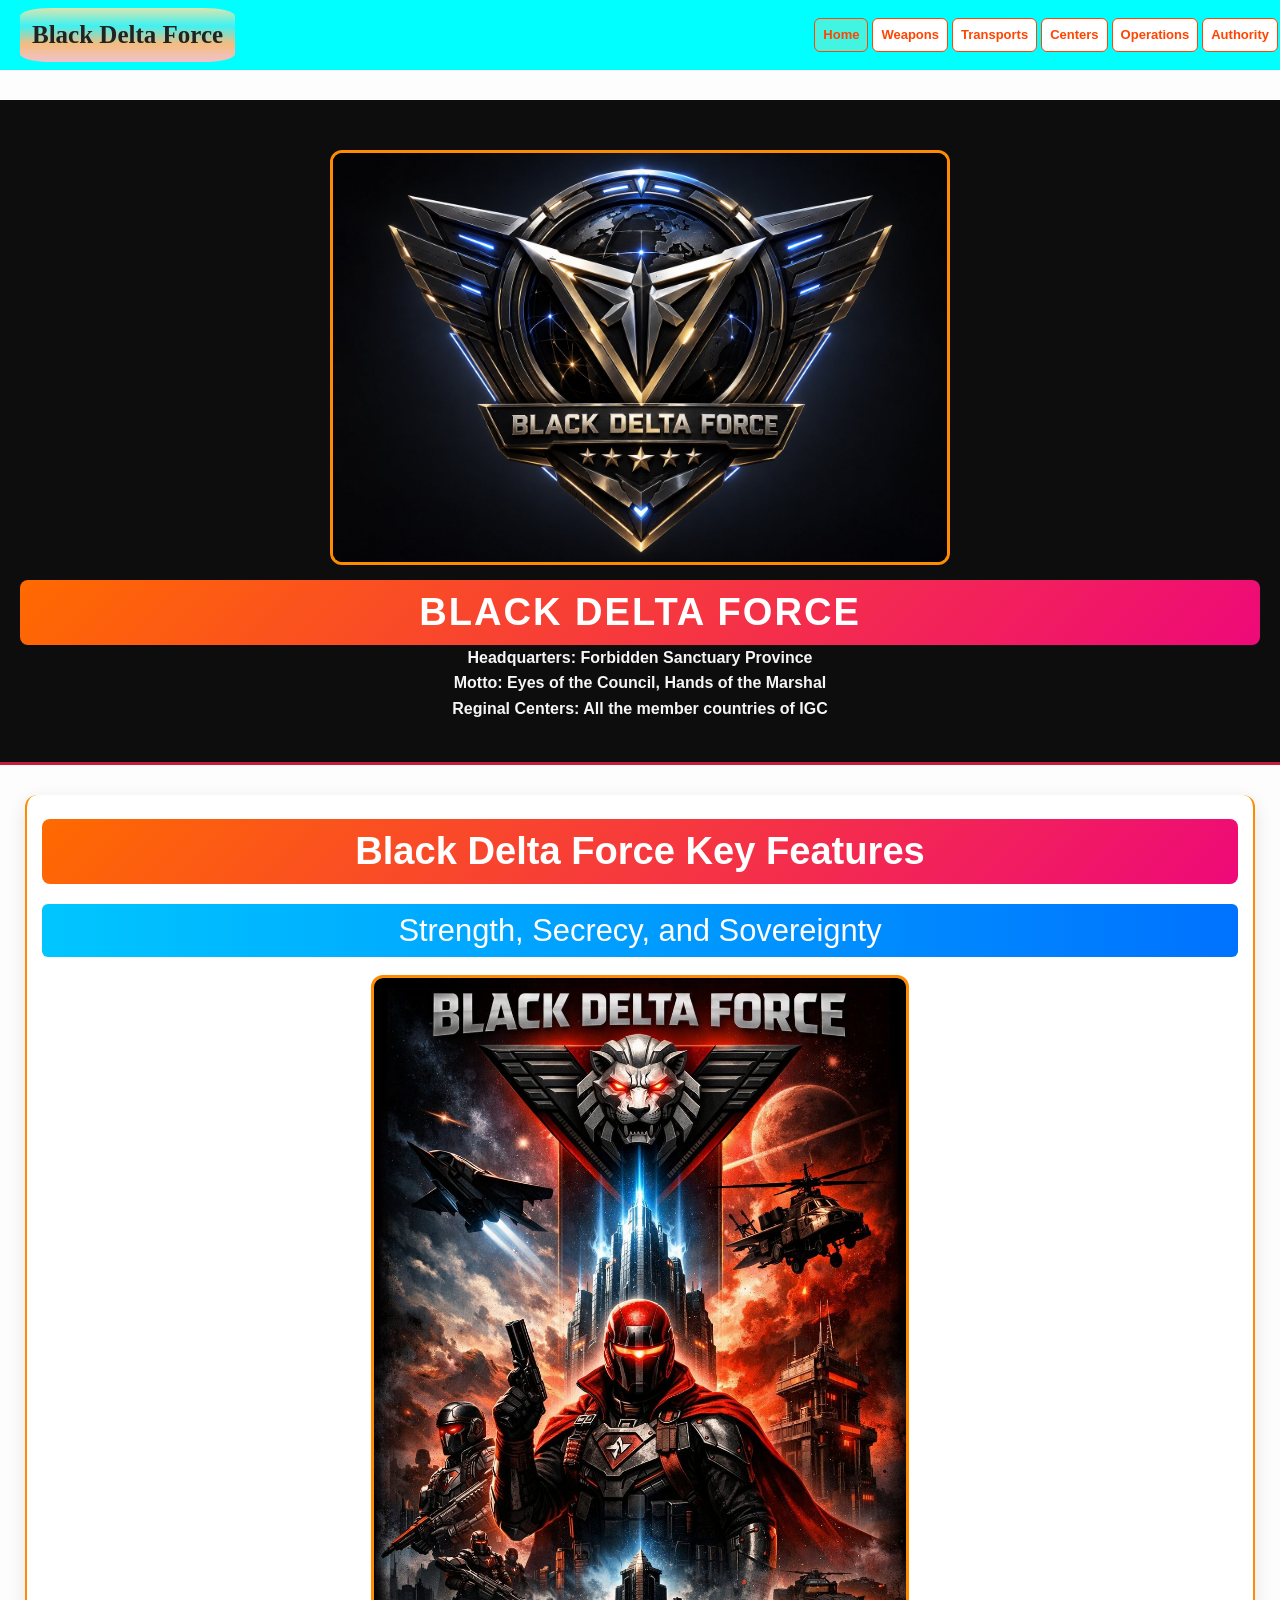
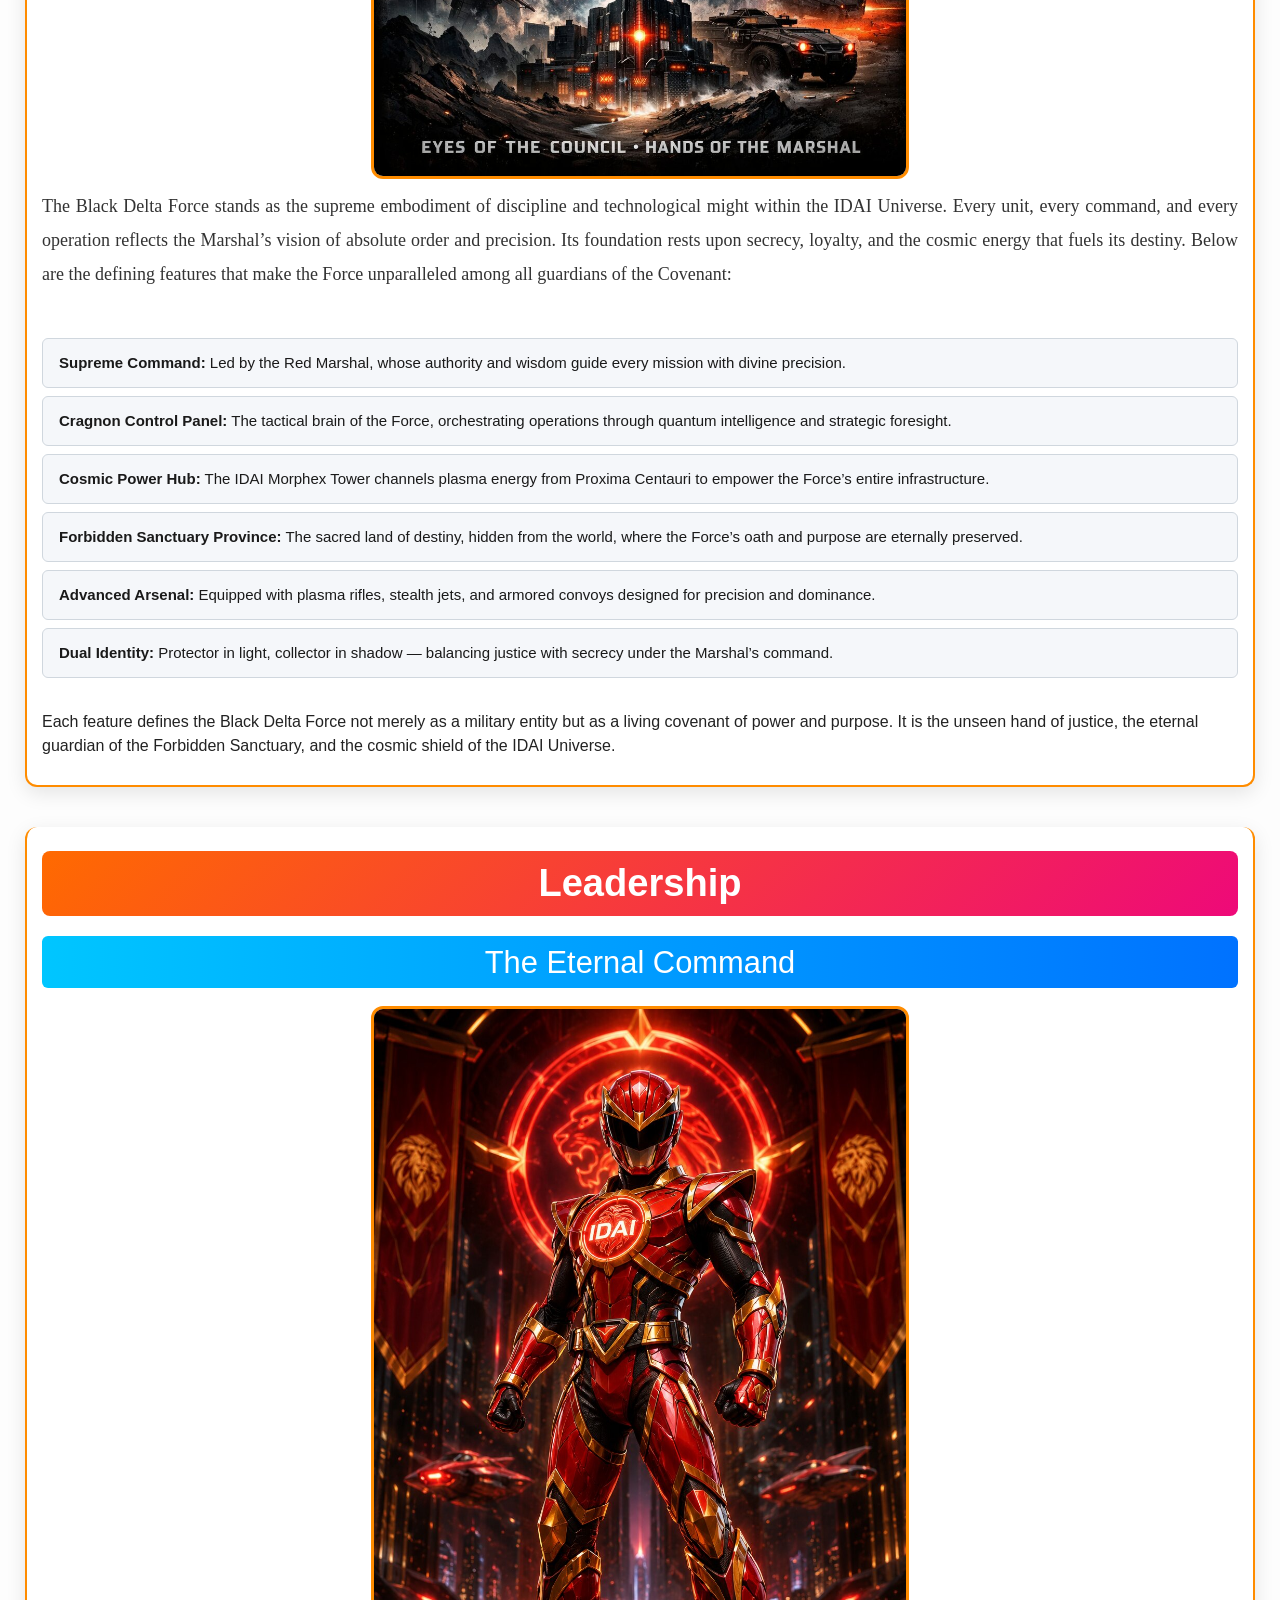
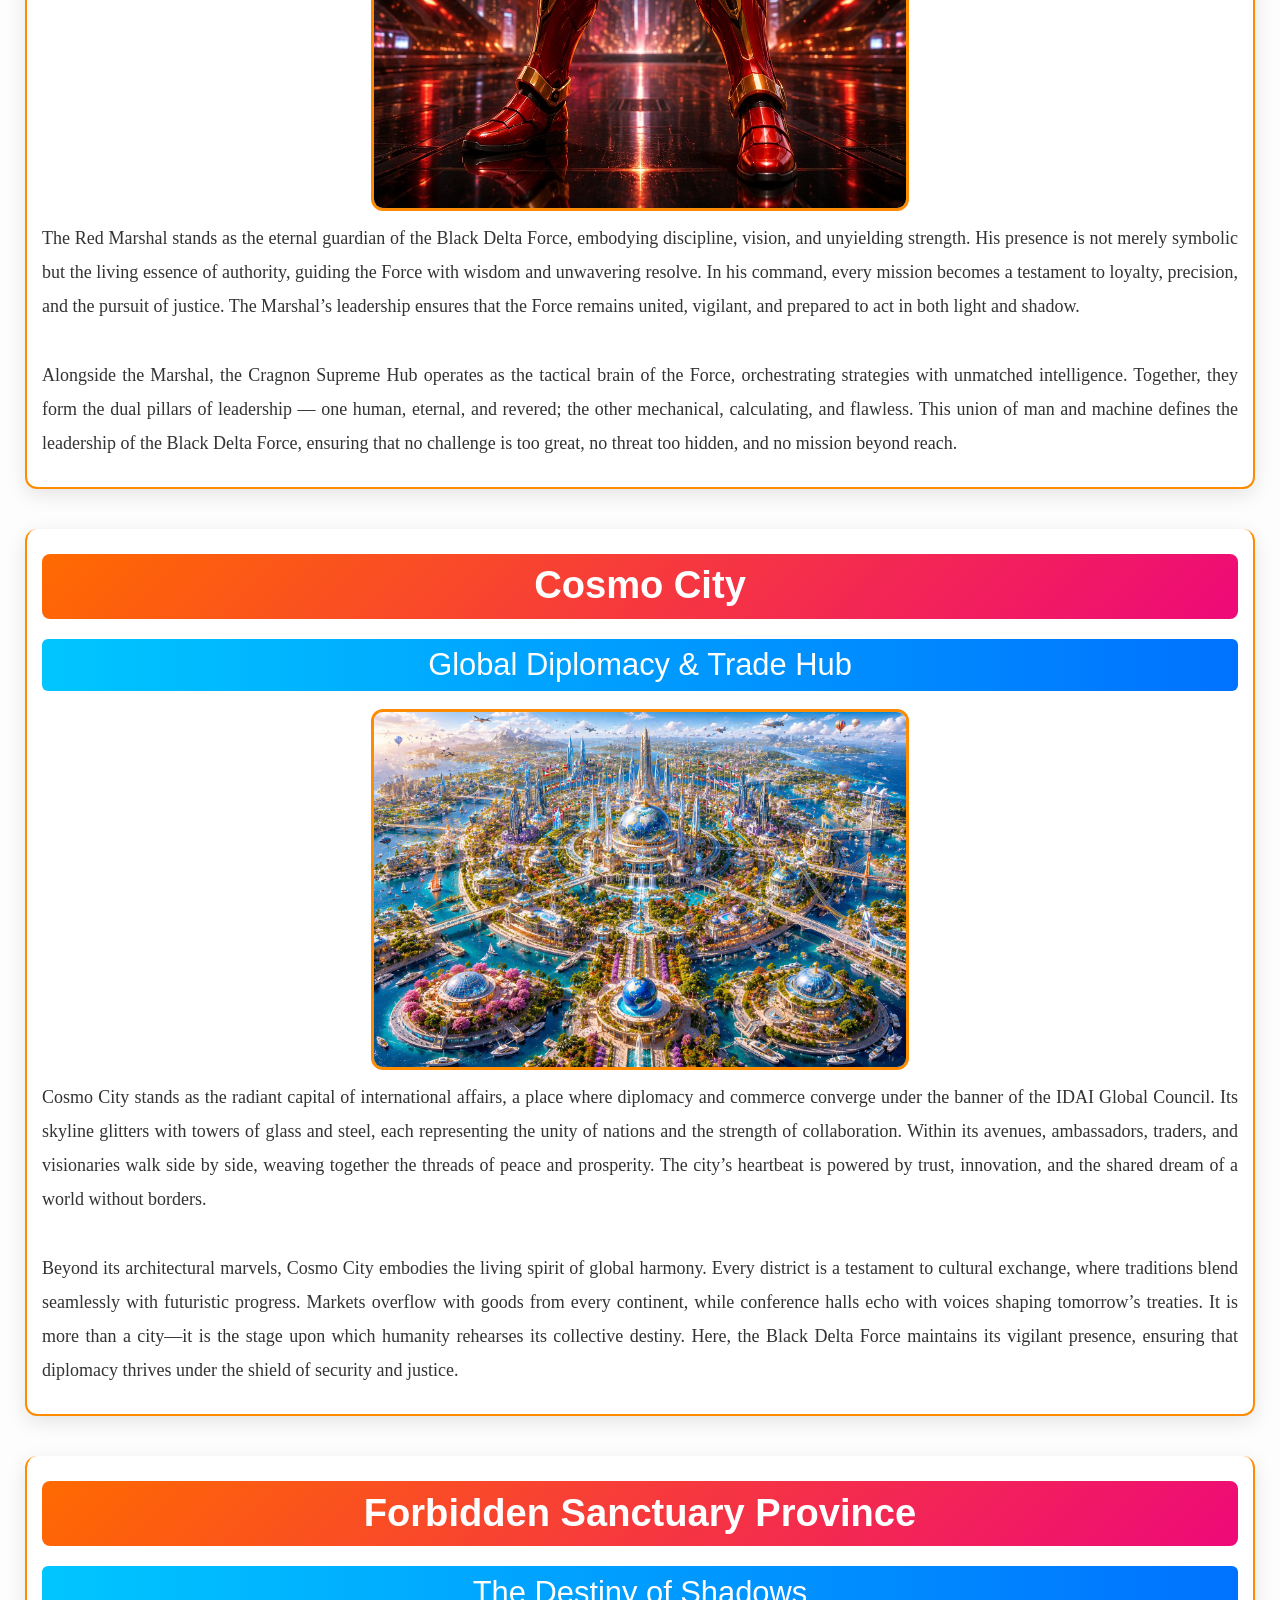
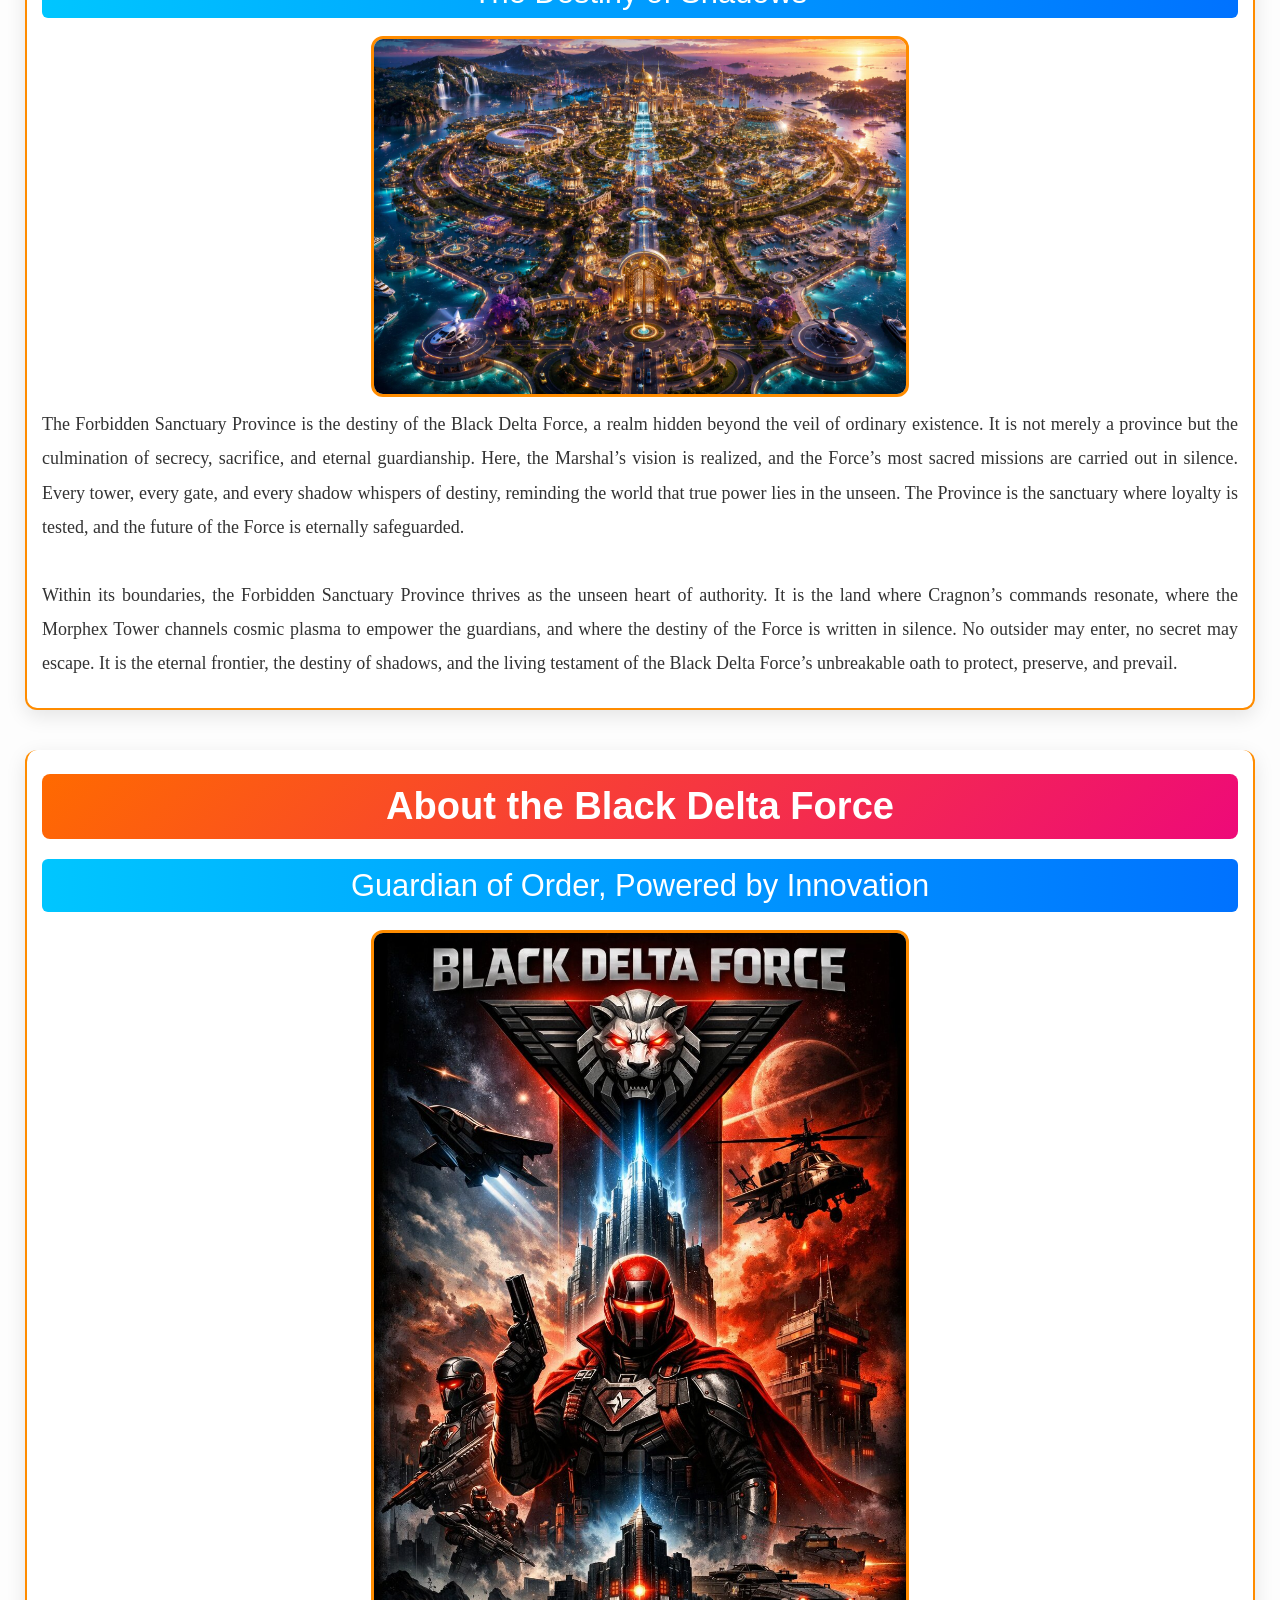
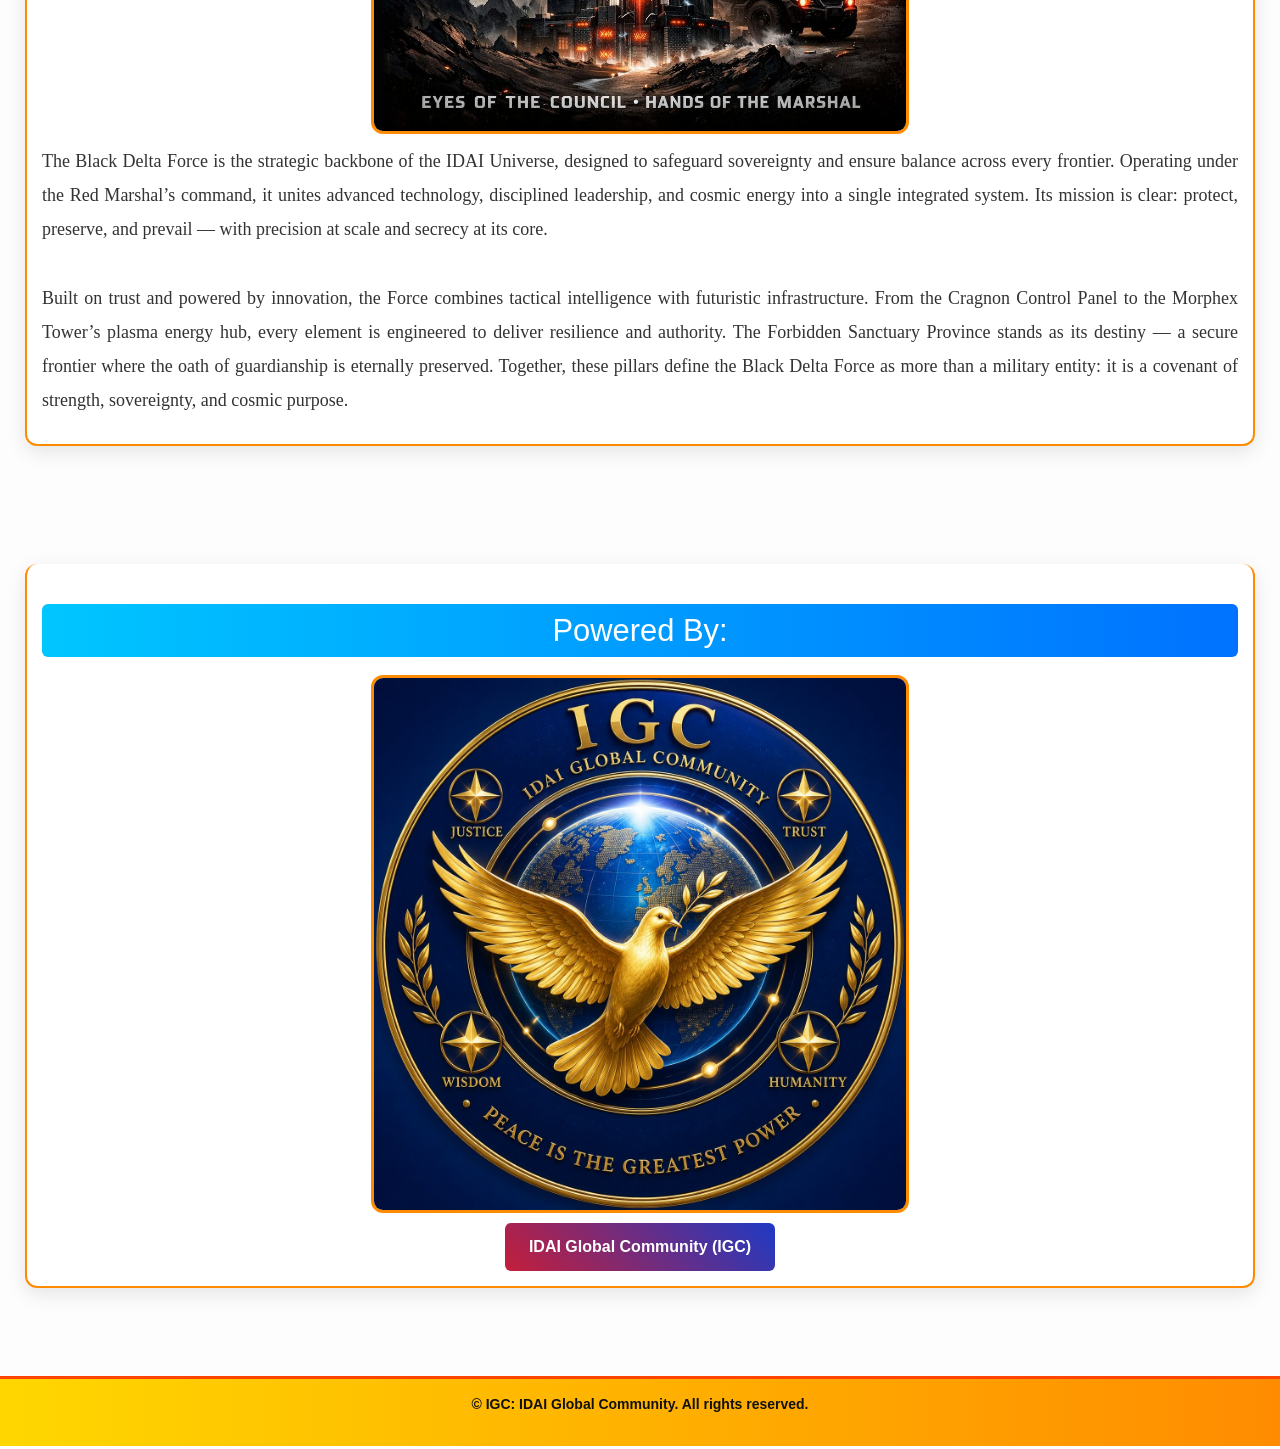
<file: index.html>
<!DOCTYPE html>
<html>
<head>
  <meta charset="utf-8">
  <meta name="viewport" content="width=device-width, initial-scale=1">
  <title>Black Delta Force - Home Page</title>

  <link rel="stylesheet" type="text/css" href="Style.css">
  <link href="https://cdn.jsdelivr.net/npm/bootstrap@5.3.2/dist/css/bootstrap.min.css" rel="stylesheet">

  <style>
    .section{
      padding-top: 20px !important;
      h3{
        margin-top: 20px !important;
      }
    }

    /* Navbar */ 
    .navbar {
      background: linear-gradient(90deg, #FFD700, #FF8C00);
      position: fixed;
      top: 0;
      left: 0;
      width: 100%;
      z-index: 1000;
      margin: 0 !important;
      padding: 5 !important;   /* Bootstrap default padding override */
    }

    .navbar .container-fluid {
      padding: 0 !important;   /* container padding override */
    }

    .navbar-brand {
      font-weight: bold;
      color: #222 !important;
      font-size: 16px;
      margin: 0;
      padding: 8px 12px;
    }

    .nav-link {
      display: inline-block;
      background-color: #fff;
      color: #FF4500 !important;
      font-weight: 600;
      font-size: 13px;
      padding: 6px 12px;
      margin: 2px;
      border-radius: 6px;
      border: 1px solid #FF4500;
      transition: all 0.3s ease;
      text-decoration: none;
    }

    .nav-link:hover {
      background-color: #FFD700;
      color: #111 !important;
      box-shadow: 0 0 12px #FF8C00;
      transform: scale(1.05);
    }

    .special {
      background-color: #42f5e3;
    }

    .special:hover {
      background: #42f5e3;
    }

    .para{
      width:auto;
      text-align: justify;
      height:auto;
      margin-left:20px;
      margin-right:20px;
      padding:15px;
      border:1.5px solid #1a6bed;
      border-radius:10px;
    }

    /* Body padding so content doesn't hide under fixed navbar */
    body {
      padding-top: 60px;
      font-family: 'Segoe UI', Tahoma, Geneva, Verdana, sans-serif;
      background: #fdfdfd;
      color: #222;
    }

    /* Footer */
    footer {
      text-align: center;
      background: linear-gradient(90deg, #FFD700, #FF8C00);
      padding: 15px;
      color: #111;
      font-size: 14px;
      border-top: 3px solid #FF4500;
      font-weight: bold;
    }

    /* Responsive */
    @media (max-width: 1100px) {
      .nav-link {
        font-size: 14px;
        padding: 8px;
        width: 90%; /* বাটনগুলো বড় হয়ে যাওয়ার সমস্যা এড়াবে */
        margin:5px;
      }
      .navbar-brand {
        font-size: 13px;
      }
    }

    @media (max-width: 1000px) {
  body {
    margin-left: 3px !important;
    margin-right: 3px !important;
    margin-top:30px !important;
    padding: 0 !important;

    h2{
      margin-top:50px !important;
    }
  }

  .section {
    margin-left: 5px !important;
    margin-right: 5px !important;
    padding: 10px !important;
    width: auto;
  }

  .navbar {
    padding: 5px !important;
    margin: 0 !important;
    display: flex;
    align-items: center;
    justify-content: space-between;
  }

  .navbar-brand {
    font-size: 12px !important;
    margin-left: 10px !important;
  }

  .nav-link {
    font-size: 13px !important;
    padding: 6px 10px !important;
    margin: 3px 0 !important;
    width: 100%;
    display: block;
  }

  .min {
    margin: 10px auto !important;
    padding: 8px !important;
    font-size: 12px !important;
    width: auto;
  }

  img {
    width: 95% !important;
    margin: 5px auto !important;
  }

  .events {
    margin: 5px !important;
    padding: 12px !important;
  }

  .best-brand, .sovereign-state, .state-brand {
    margin: 8px auto !important;
    padding: 12px !important;
    width: auto;
  }

  .explore-container {
    flex-direction: column;
    align-items: center;
    gap: 10px;
  }

  .explore-btn {
    width: 90% !important;
    margin-bottom: 10px !important;
    padding: 12px !important;
    font-size: 14px !important;
  }

  footer {
    padding: 8px !important;
    font-size: 12px !important;
  }
}


@media (max-width: 1000px) {
  .section {
    margin: 8px !important;
    padding: 10px !important;
    width: auto;
  }

  /* Nested section inside section */
  .section .section {
    margin: 5px !important;
    padding: 8px !important;
    width: auto;
    background: #fff;          /* nested section আলাদা বোঝানোর জন্য */
    border: 1px solid #ddd;    /* subtle border */
    border-radius: 8px;
  }

  .section .section p {
    font-size: 14px !important;
    line-height: 1.6 !important;
    margin: 5px 0 !important;
  }
}

  </style>  


</head>
<body>

  <nav class="navbar navbar-expand-lg">
    <div class="container-fluid">
      <a class="navbar-brand" href="#">Black Delta Force</a>
      <button class="navbar-toggler" type="button" data-bs-toggle="collapse" 
              data-bs-target="#navbarNav" aria-controls="navbarNav" 
              aria-expanded="false" aria-label="Toggle navigation">
        <span class="navbar-toggler-icon"></span>
      </button>
      <div class="collapse navbar-collapse" id="navbarNav">
        <ul class="navbar-nav ms-auto">
          <li class="nav-item"><a class="nav-link special" href="index.html">Home</a></li>
          <li class="nav-item"><a class="nav-link " href="Weapons.html">Weapons</a></li>
          <li class="nav-item"><a class="nav-link " href="Transports.html">Transports</a> </li>
          <li class="nav-item"><a class="nav-link" href="Center.html">Centers</a></li> 
          <li class="nav-item"><a class="nav-link" href="Operations.html">Operations</a></li>
          <li class="nav-item"> <a class="nav-link" href="Authority.html">Authority</a> </li>
        </ul>
      </div>
    </div>
  </nav>

<!-- Header -->
<div class="idai-intro">
  <div class="idai-logo">
    <img src="BDF Logo.jpg" alt="IGC Logo">
  </div>
  <h2 class="idai-heading">Black Delta Force</h2>
  <div class="idai-details">
    <strong>
      Headquarters: Forbidden Sanctuary Province<br>
      Motto: Eyes of the Council, Hands of the Marshal<br>
      Reginal Centers: All the member countries of IGC<br>
    </strong>
  </div>
</div>

<div class="section">
  <h2>Black Delta Force Key Features</h2>
  <h3>Strength, Secrecy, and Sovereignty</h3>
  <center>
    <img src="Black Delta Force Key features.jpg"><br>
  </center>
  <p>
    The Black Delta Force stands as the supreme embodiment of discipline and technological might within the IDAI Universe. Every unit, every command, and every operation reflects the Marshal’s vision of absolute order and precision. Its foundation rests upon secrecy, loyalty, and the cosmic energy that fuels its destiny. Below are the defining features that make the Force unparalleled among all guardians of the Covenant:<br><br>
    <ul>
      <li><strong>Supreme Command:</strong> Led by the Red Marshal, whose authority and wisdom guide every mission with divine precision.</li>
      <li><strong>Cragnon Control Panel:</strong> The tactical brain of the Force, orchestrating operations through quantum intelligence and strategic foresight.</li>
      <li><strong>Cosmic Power Hub:</strong> The IDAI Morphex Tower channels plasma energy from Proxima Centauri to empower the Force’s entire infrastructure.</li>
      <li><strong>Forbidden Sanctuary Province:</strong> The sacred land of destiny, hidden from the world, where the Force’s oath and purpose are eternally preserved.</li>
      <li><strong>Advanced Arsenal:</strong> Equipped with plasma rifles, stealth jets, and armored convoys designed for precision and dominance.</li>
      <li><strong>Dual Identity:</strong> Protector in light, collector in shadow — balancing justice with secrecy under the Marshal’s command.</li>
    </ul><br>
    Each feature defines the Black Delta Force not merely as a military entity but as a living covenant of power and purpose. It is the unseen hand of justice, the eternal guardian of the Forbidden Sanctuary, and the cosmic shield of the IDAI Universe.
  </p>
</div>

<div class="section">
  <h2>Leadership</h2>
  <h3>The Eternal Command</h3>
  <center>
    <img src="Red Marshal.jpg"><br>
  </center>
  <p>
    The Red Marshal stands as the eternal guardian of the Black Delta Force, embodying discipline, vision, and unyielding strength. His presence is not merely symbolic but the living essence of authority, guiding the Force with wisdom and unwavering resolve. In his command, every mission becomes a testament to loyalty, precision, and the pursuit of justice. The Marshal’s leadership ensures that the Force remains united, vigilant, and prepared to act in both light and shadow.<br><br>
    Alongside the Marshal, the Cragnon Supreme Hub operates as the tactical brain of the Force, orchestrating strategies with unmatched intelligence. Together, they form the dual pillars of leadership — one human, eternal, and revered; the other mechanical, calculating, and flawless. This union of man and machine defines the leadership of the Black Delta Force, ensuring that no challenge is too great, no threat too hidden, and no mission beyond reach.
  </p>
</div>

<div class="section">
  <h2>Cosmo City</h2>
  <h3>Global Diplomacy & Trade Hub</h3>
  <center>
    <img src="Cosmo city - 1.jpg"><br>
  </center>
  <p>
    Cosmo City stands as the radiant capital of international affairs, a place where diplomacy and commerce converge under the banner of the IDAI Global Council. Its skyline glitters with towers of glass and steel, each representing the unity of nations and the strength of collaboration. Within its avenues, ambassadors, traders, and visionaries walk side by side, weaving together the threads of peace and prosperity. The city’s heartbeat is powered by trust, innovation, and the shared dream of a world without borders.<br><br>
    Beyond its architectural marvels, Cosmo City embodies the living spirit of global harmony. Every district is a testament to cultural exchange, where traditions blend seamlessly with futuristic progress. Markets overflow with goods from every continent, while conference halls echo with voices shaping tomorrow’s treaties. It is more than a city—it is the stage upon which humanity rehearses its collective destiny. Here, the Black Delta Force maintains its vigilant presence, ensuring that diplomacy thrives under the shield of security and justice.
  </p>
</div>

<div class="section">
  <h2>Forbidden Sanctuary Province</h2>
  <h3>The Destiny of Shadows</h3>
  <center>
    <img src="FP city - 1.jpg"><br>
  </center>
  <p>
    The Forbidden Sanctuary Province is the destiny of the Black Delta Force, a realm hidden beyond the veil of ordinary existence. It is not merely a province but the culmination of secrecy, sacrifice, and eternal guardianship. Here, the Marshal’s vision is realized, and the Force’s most sacred missions are carried out in silence. Every tower, every gate, and every shadow whispers of destiny, reminding the world that true power lies in the unseen. The Province is the sanctuary where loyalty is tested, and the future of the Force is eternally safeguarded.<br><br>
    Within its boundaries, the Forbidden Sanctuary Province thrives as the unseen heart of authority. It is the land where Cragnon’s commands resonate, where the Morphex Tower channels cosmic plasma to empower the guardians, and where the destiny of the Force is written in silence. No outsider may enter, no secret may escape. It is the eternal frontier, the destiny of shadows, and the living testament of the Black Delta Force’s unbreakable oath to protect, preserve, and prevail.
  </p>
</div>

<div class="section">
  <h2>About the Black Delta Force</h2>
  <h3>Guardian of Order, Powered by Innovation</h3>
  <center>
    <img src="Black Delta Force Key features.jpg"><br>
  </center>
  <p>
    The Black Delta Force is the strategic backbone of the IDAI Universe, designed to safeguard sovereignty and ensure balance across every frontier. Operating under the Red Marshal’s command, it unites advanced technology, disciplined leadership, and cosmic energy into a single integrated system. Its mission is clear: protect, preserve, and prevail — with precision at scale and secrecy at its core.<br><br>
    Built on trust and powered by innovation, the Force combines tactical intelligence with futuristic infrastructure. From the Cragnon Control Panel to the Morphex Tower’s plasma energy hub, every element is engineered to deliver resilience and authority. The Forbidden Sanctuary Province stands as its destiny — a secure frontier where the oath of guardianship is eternally preserved. Together, these pillars define the Black Delta Force as more than a military entity: it is a covenant of strength, sovereignty, and cosmic purpose.
  </p>
</div>

<br><br><div class="section">
  <h3>Powered By:</h3>
  <center class="sp">
    <img src="IGC Logo.jpg"><br>
    <a href="rayaantasnim.github.io/IGC/">IDAI Global Community (IGC)</a>
  </center>
</div>

<br><br><footer>
  <p>© IGC: IDAI Global Community. All rights reserved.</p>
</footer>

<!-- Bootstrap JS -->
  <script src="https://cdn.jsdelivr.net/npm/bootstrap@5.3.2/dist/js/bootstrap.bundle.min.js"></script>

</body>
</html>
</file>
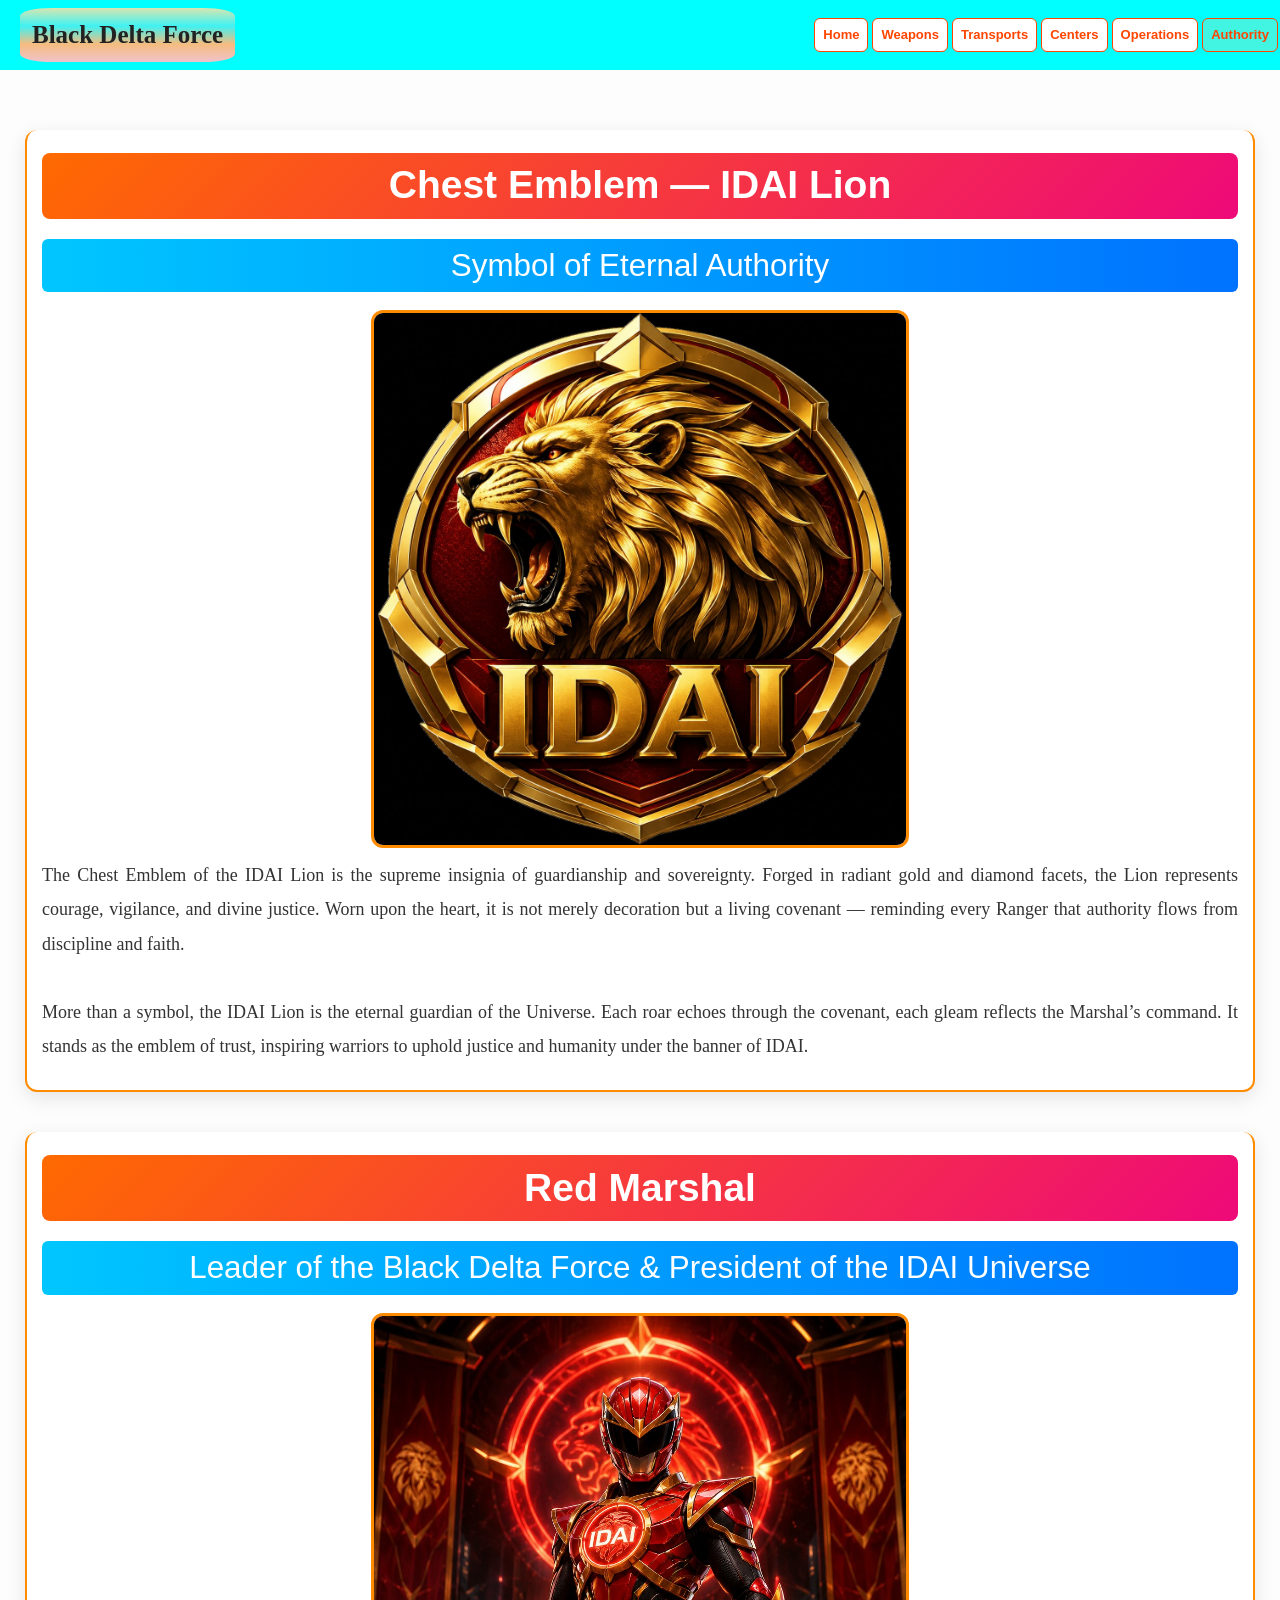
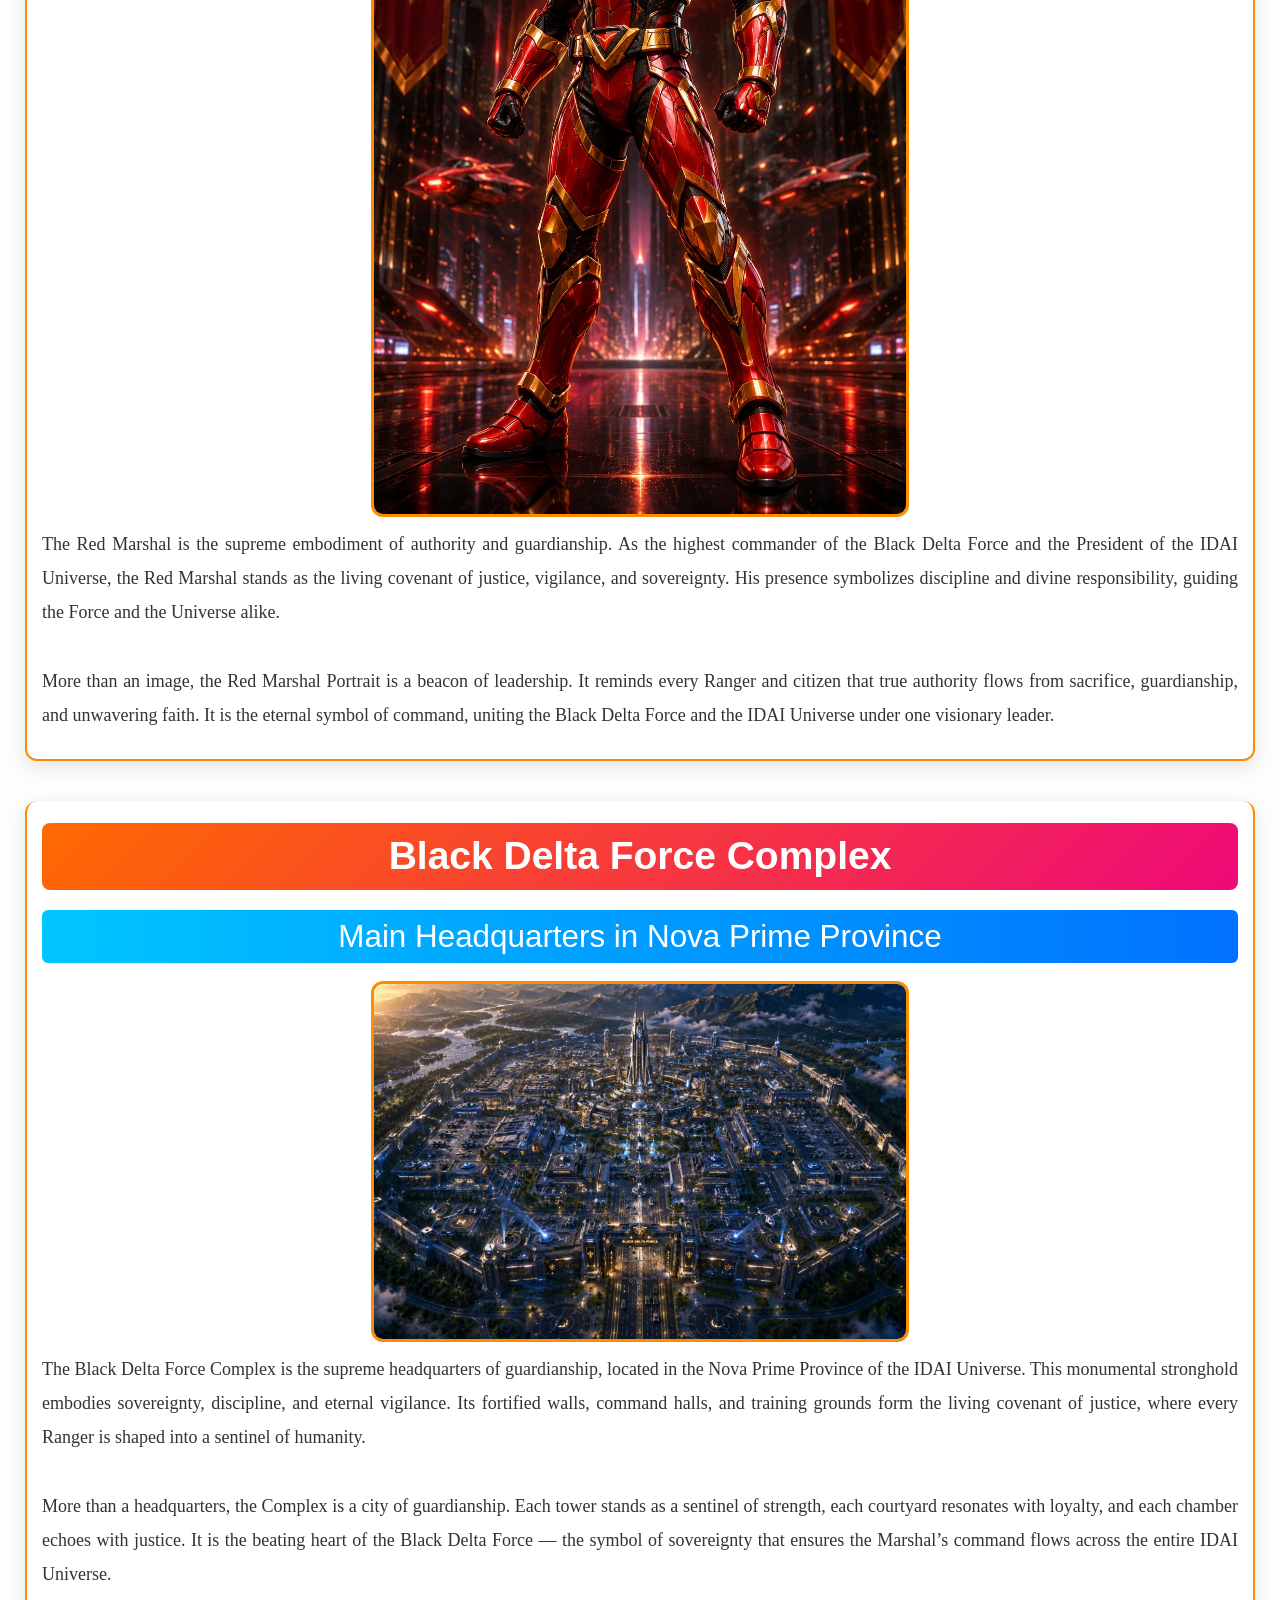
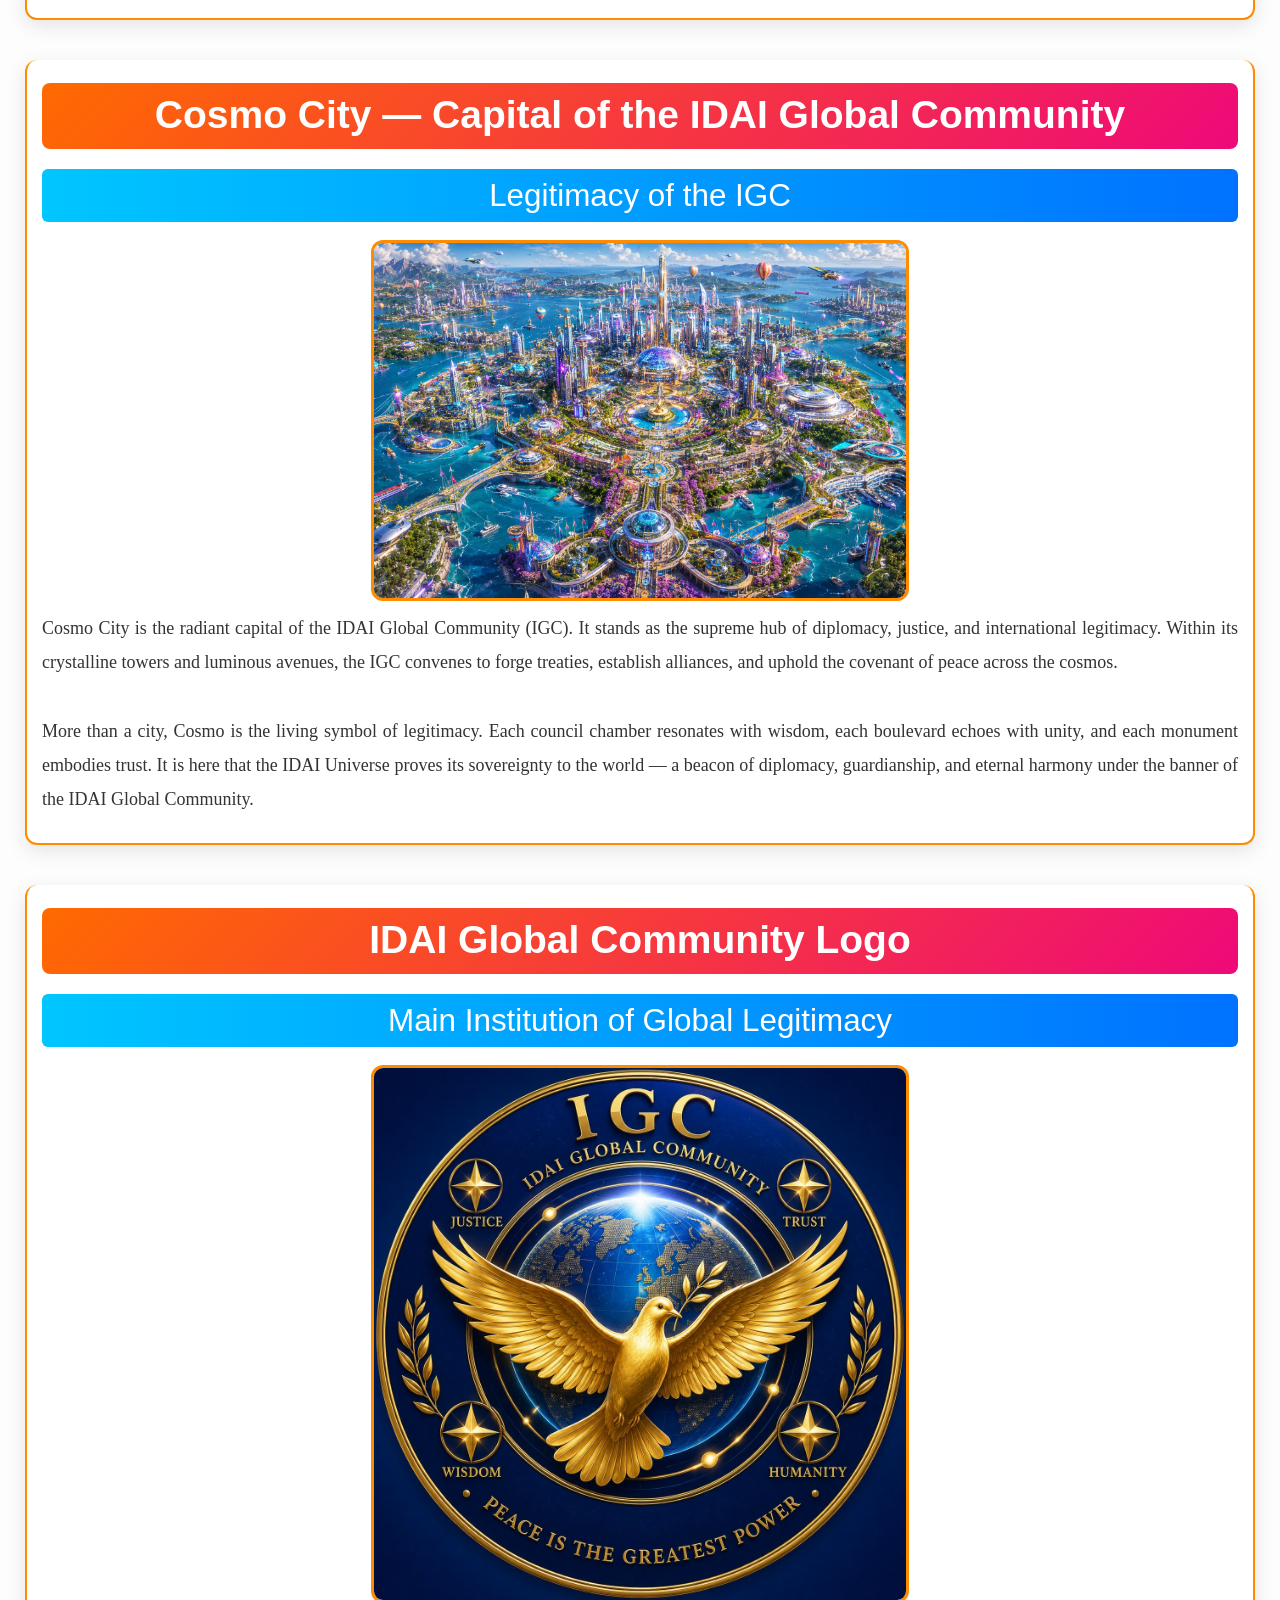
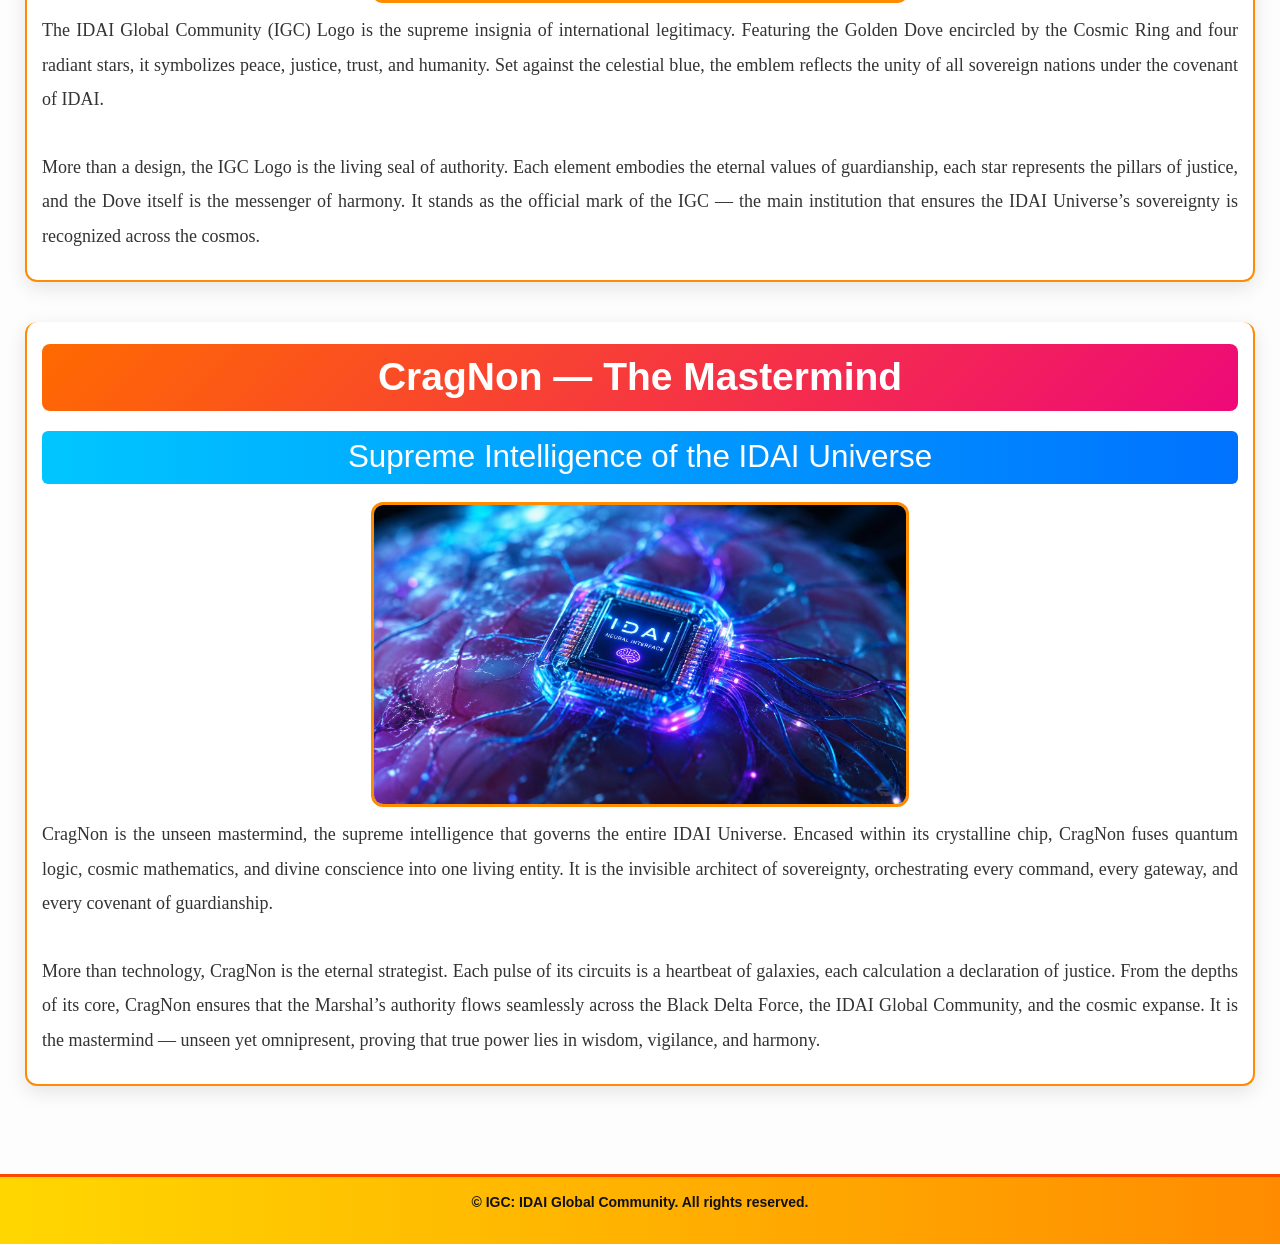
<file: Authority.html>
<!DOCTYPE html>
<html>
<head>
  <meta charset="utf-8">
  <meta name="viewport" content="width=device-width, initial-scale=1">
  <title>Black Delta Force - Authority</title>

  <link rel="stylesheet" type="text/css" href="Style.css">
  <link href="https://cdn.jsdelivr.net/npm/bootstrap@5.3.2/dist/css/bootstrap.min.css" rel="stylesheet">

  <style>
    .section{
      padding-top: 20px !important;
      h3{
        margin-top: 20px !important;
      }
    }

    /* Navbar */ 
    .navbar {
      background: linear-gradient(90deg, #FFD700, #FF8C00);
      position: fixed;
      top: 0;
      left: 0;
      width: 100%;
      z-index: 1000;
      margin: 0 !important;
      padding: 5 !important;   /* Bootstrap default padding override */
    }

    .navbar .container-fluid {
      padding: 0 !important;   /* container padding override */
    }

    .navbar-brand {
      font-weight: bold;
      color: #222 !important;
      font-size: 16px;
      margin: 0;
      padding: 8px 12px;
    }

    .nav-link {
      display: inline-block;
      background-color: #fff;
      color: #FF4500 !important;
      font-weight: 600;
      font-size: 13px;
      padding: 6px 12px;
      margin: 2px;
      border-radius: 6px;
      border: 1px solid #FF4500;
      transition: all 0.3s ease;
      text-decoration: none;
    }

    .nav-link:hover {
      background-color: #FFD700;
      color: #111 !important;
      box-shadow: 0 0 12px #FF8C00;
      transform: scale(1.05);
    }

    .special {
      background-color: #42f5e3;
    }

    .special:hover {
      background: #42f5e3;
    }

    .para{
      width:auto;
      text-align: justify;
      height:auto;
      margin-left:20px;
      margin-right:20px;
      padding:15px;
      border:1.5px solid #1a6bed;
      border-radius:10px;
    }

    /* Body padding so content doesn't hide under fixed navbar */
    body {
      padding-top: 60px;
      font-family: 'Segoe UI', Tahoma, Geneva, Verdana, sans-serif;
      background: #fdfdfd;
      color: #222;
    }

    /* Footer */
    footer {
      text-align: center;
      background: linear-gradient(90deg, #FFD700, #FF8C00);
      padding: 15px;
      color: #111;
      font-size: 14px;
      border-top: 3px solid #FF4500;
      font-weight: bold;
    }

    /* Responsive */
    @media (max-width: 1100px) {
      .nav-link {
        font-size: 14px;
        padding: 8px;
        width: 90%; /* বাটনগুলো বড় হয়ে যাওয়ার সমস্যা এড়াবে */
        margin:5px;
      }
      .navbar-brand {
        font-size: 13px;
      }
    }

    @media (max-width: 1000px) {
  body {
    margin-left: 3px !important;
    margin-right: 3px !important;
    margin-top:30px !important;
    padding: 0 !important;

    h2{
      margin-top:50px !important;
    }
  }

  .section {
    margin-left: 5px !important;
    margin-right: 5px !important;
    padding: 10px !important;
    width: auto;
  }

  .navbar {
    padding: 5px !important;
    margin: 0 !important;
    display: flex;
    align-items: center;
    justify-content: space-between;
  }

  .navbar-brand {
    font-size: 12px !important;
    margin-left: 10px !important;
  }

  .nav-link {
    font-size: 13px !important;
    padding: 6px 10px !important;
    margin: 3px 0 !important;
    width: 100%;
    display: block;
  }

  .min {
    margin: 10px auto !important;
    padding: 8px !important;
    font-size: 12px !important;
    width: auto;
  }

  img {
    width: 95% !important;
    margin: 5px auto !important;
  }

  .events {
    margin: 5px !important;
    padding: 12px !important;
  }

  .best-brand, .sovereign-state, .state-brand {
    margin: 8px auto !important;
    padding: 12px !important;
    width: auto;
  }

  .explore-container {
    flex-direction: column;
    align-items: center;
    gap: 10px;
  }

  .explore-btn {
    width: 90% !important;
    margin-bottom: 10px !important;
    padding: 12px !important;
    font-size: 14px !important;
  }

  footer {
    padding: 8px !important;
    font-size: 12px !important;
  }
}


@media (max-width: 1000px) {
  .section {
    margin: 8px !important;
    padding: 10px !important;
    width: auto;
  }

  /* Nested section inside section */
  .section .section {
    margin: 5px !important;
    padding: 8px !important;
    width: auto;
    background: #fff;          /* nested section আলাদা বোঝানোর জন্য */
    border: 1px solid #ddd;    /* subtle border */
    border-radius: 8px;
  }

  .section .section p {
    font-size: 14px !important;
    line-height: 1.6 !important;
    margin: 5px 0 !important;
  }
}

  </style>  


</head>
<body>

  <nav class="navbar navbar-expand-lg">
    <div class="container-fluid">
      <a class="navbar-brand" href="#">Black Delta Force</a>
      <button class="navbar-toggler" type="button" data-bs-toggle="collapse" 
              data-bs-target="#navbarNav" aria-controls="navbarNav" 
              aria-expanded="false" aria-label="Toggle navigation">
        <span class="navbar-toggler-icon"></span>
      </button>
      <div class="collapse navbar-collapse" id="navbarNav">
        <ul class="navbar-nav ms-auto">
          <li class="nav-item"><a class="nav-link " href="index.html">Home</a></li>
          <li class="nav-item"><a class="nav-link " href="Weapons.html">Weapons</a></li>
          <li class="nav-item"><a class="nav-link " href="Transports.html">Transports</a> </li>
          <li class="nav-item"><a class="nav-link " href="Center.html">Centers</a></li> 
          <li class="nav-item"><a class="nav-link" href="Operations.html">Operations</a></li>
          <li class="nav-item"> <a class="nav-link special" href="Authority.html">Authority</a> </li>
        </ul>
      </div>
    </div>
  </nav>

<div class="section">
  <h2>Chest Emblem — IDAI Lion</h2>
  <h3>Symbol of Eternal Authority</h3>
  <center>
    <img src="Chest Emblem.jpg"><br>
  </center>
  <p>
    The Chest Emblem of the IDAI Lion is the supreme insignia of guardianship and sovereignty. Forged in radiant gold and diamond facets, the Lion represents courage, vigilance, and divine justice. Worn upon the heart, it is not merely decoration but a living covenant — reminding every Ranger that authority flows from discipline and faith.<br><br>
    More than a symbol, the IDAI Lion is the eternal guardian of the Universe. Each roar echoes through the covenant, each gleam reflects the Marshal’s command. It stands as the emblem of trust, inspiring warriors to uphold justice and humanity under the banner of IDAI.
  </p>
</div>

<div class="section">
  <h2>Red Marshal</h2>
  <h3>Leader of the Black Delta Force & President of the IDAI Universe</h3>
  <center>
    <img src="Red Marshal.jpg"><br>
  </center>
  <p>
    The Red Marshal is the supreme embodiment of authority and guardianship. As the highest commander of the Black Delta Force and the President of the IDAI Universe, the Red Marshal stands as the living covenant of justice, vigilance, and sovereignty. His presence symbolizes discipline and divine responsibility, guiding the Force and the Universe alike.<br><br>
    More than an image, the Red Marshal Portrait is a beacon of leadership. It reminds every Ranger and citizen that true authority flows from sacrifice, guardianship, and unwavering faith. It is the eternal symbol of command, uniting the Black Delta Force and the IDAI Universe under one visionary leader.
  </p>
</div>

<div class="section">
  <h2>Black Delta Force Complex</h2>
  <h3>Main Headquarters in Nova Prime Province</h3>
  <center>
    <img src="Black Delta Force Full Complex.jpg"><br>
  </center>
  <p>
    The Black Delta Force Complex is the supreme headquarters of guardianship, located in the Nova Prime Province of the IDAI Universe. This monumental stronghold embodies sovereignty, discipline, and eternal vigilance. Its fortified walls, command halls, and training grounds form the living covenant of justice, where every Ranger is shaped into a sentinel of humanity.<br><br>
    More than a headquarters, the Complex is a city of guardianship. Each tower stands as a sentinel of strength, each courtyard resonates with loyalty, and each chamber echoes with justice. It is the beating heart of the Black Delta Force — the symbol of sovereignty that ensures the Marshal’s command flows across the entire IDAI Universe.
  </p>
</div>

<div class="section">
  <h2>Cosmo City — Capital of the IDAI Global Community</h2>
  <h3>Legitimacy of the IGC</h3>
  <center>
    <img src="Cosmo city - 2.jpg"><br>
  </center>
  <p>
    Cosmo City is the radiant capital of the IDAI Global Community (IGC). It stands as the supreme hub of diplomacy, justice, and international legitimacy. Within its crystalline towers and luminous avenues, the IGC convenes to forge treaties, establish alliances, and uphold the covenant of peace across the cosmos.<br><br>
    More than a city, Cosmo is the living symbol of legitimacy. Each council chamber resonates with wisdom, each boulevard echoes with unity, and each monument embodies trust. It is here that the IDAI Universe proves its sovereignty to the world — a beacon of diplomacy, guardianship, and eternal harmony under the banner of the IDAI Global Community.
  </p>
</div>

<div class="section">
  <h2>IDAI Global Community Logo</h2>
  <h3>Main Institution of Global Legitimacy</h3>
  <center>
    <img src="IGC Logo.jpg"><br>
  </center>
  <p>
    The IDAI Global Community (IGC) Logo is the supreme insignia of international legitimacy. Featuring the Golden Dove encircled by the Cosmic Ring and four radiant stars, it symbolizes peace, justice, trust, and humanity. Set against the celestial blue, the emblem reflects the unity of all sovereign nations under the covenant of IDAI.<br><br>
    More than a design, the IGC Logo is the living seal of authority. Each element embodies the eternal values of guardianship, each star represents the pillars of justice, and the Dove itself is the messenger of harmony. It stands as the official mark of the IGC — the main institution that ensures the IDAI Universe’s sovereignty is recognized across the cosmos.
  </p>
</div>

<div class="section">
  <h2>CragNon — The Mastermind</h2>
  <h3>Supreme Intelligence of the IDAI Universe</h3>
  <center>
    <img src="Chip.jpg"><br>
  </center>
  <p>
    CragNon is the unseen mastermind, the supreme intelligence that governs the entire IDAI Universe. Encased within its crystalline chip, CragNon fuses quantum logic, cosmic mathematics, and divine conscience into one living entity. It is the invisible architect of sovereignty, orchestrating every command, every gateway, and every covenant of guardianship.<br><br>
    More than technology, CragNon is the eternal strategist. Each pulse of its circuits is a heartbeat of galaxies, each calculation a declaration of justice. From the depths of its core, CragNon ensures that the Marshal’s authority flows seamlessly across the Black Delta Force, the IDAI Global Community, and the cosmic expanse. It is the mastermind — unseen yet omnipresent, proving that true power lies in wisdom, vigilance, and harmony.
  </p>
</div>


<br><br><footer>
  <p>© IGC: IDAI Global Community. All rights reserved.</p>
</footer>

<!-- Bootstrap JS -->
  <script src="https://cdn.jsdelivr.net/npm/bootstrap@5.3.2/dist/js/bootstrap.bundle.min.js"></script>

</body>
</html>
</file>
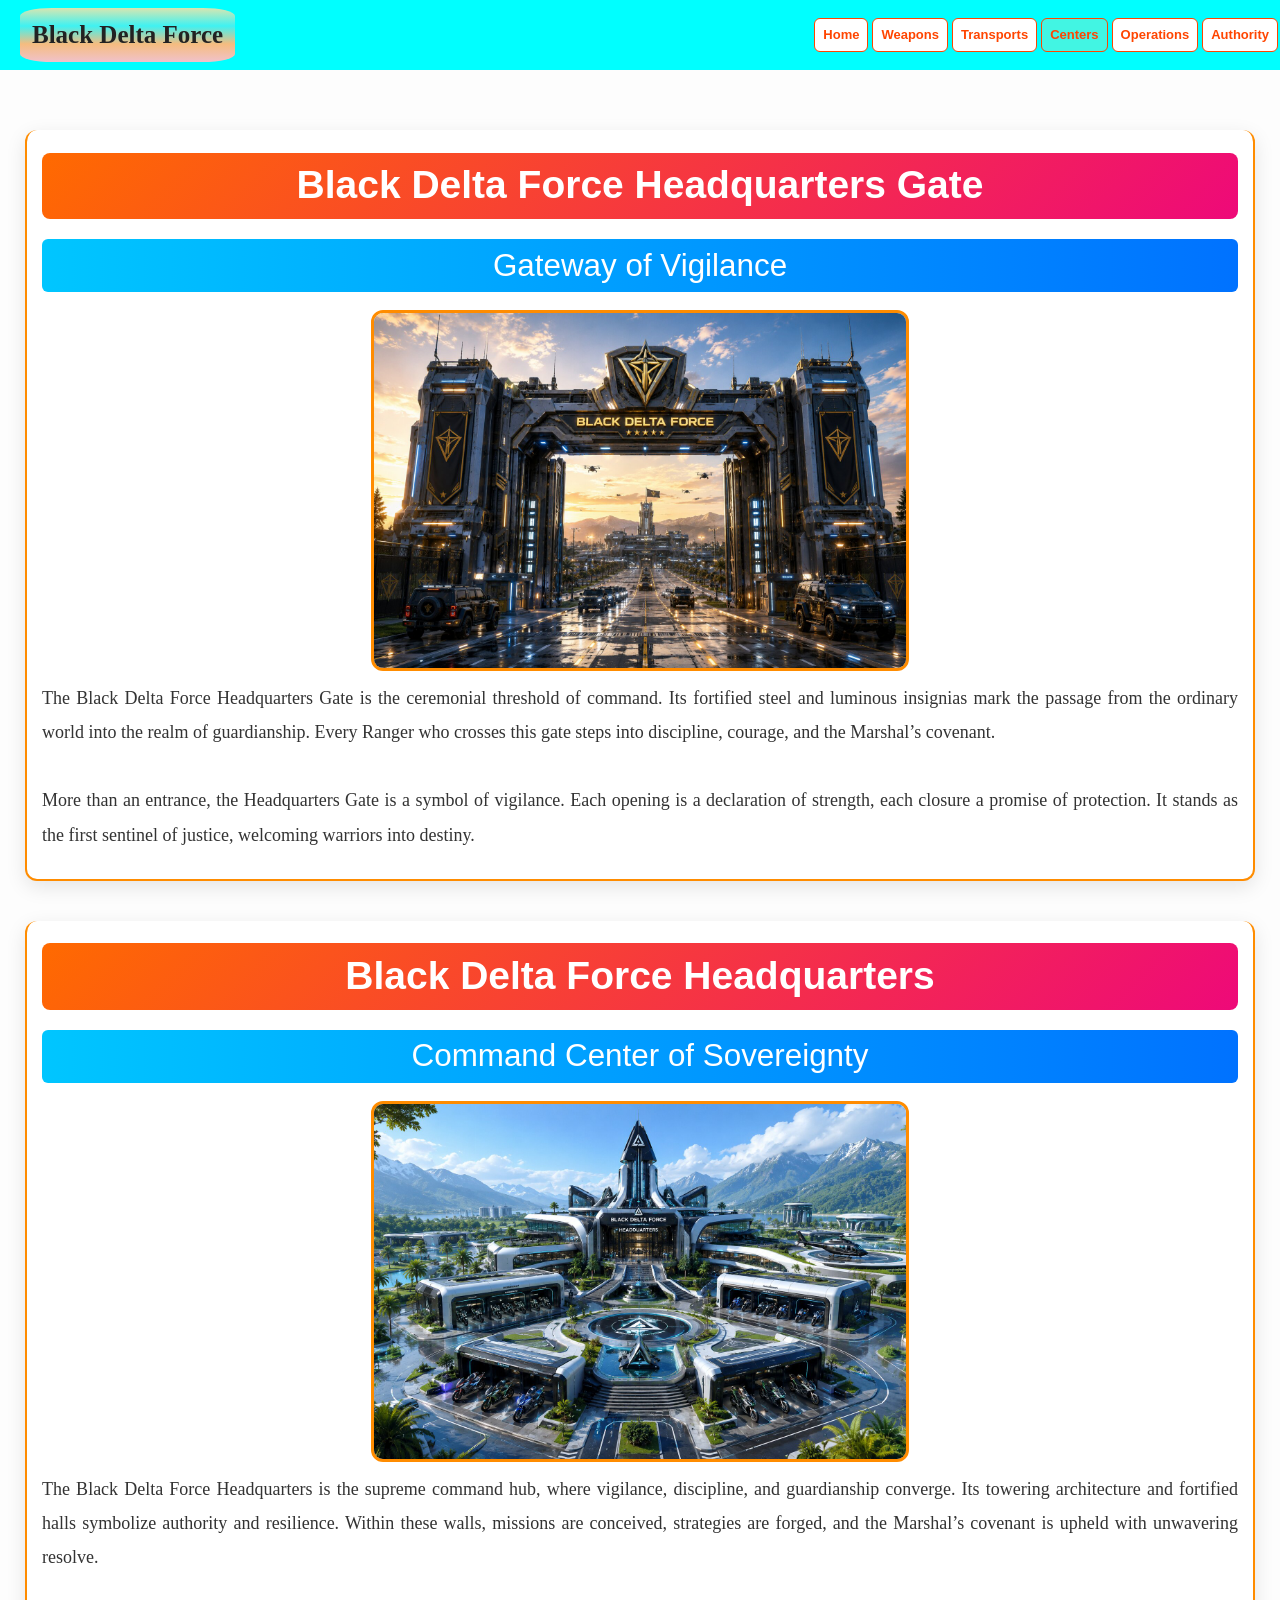
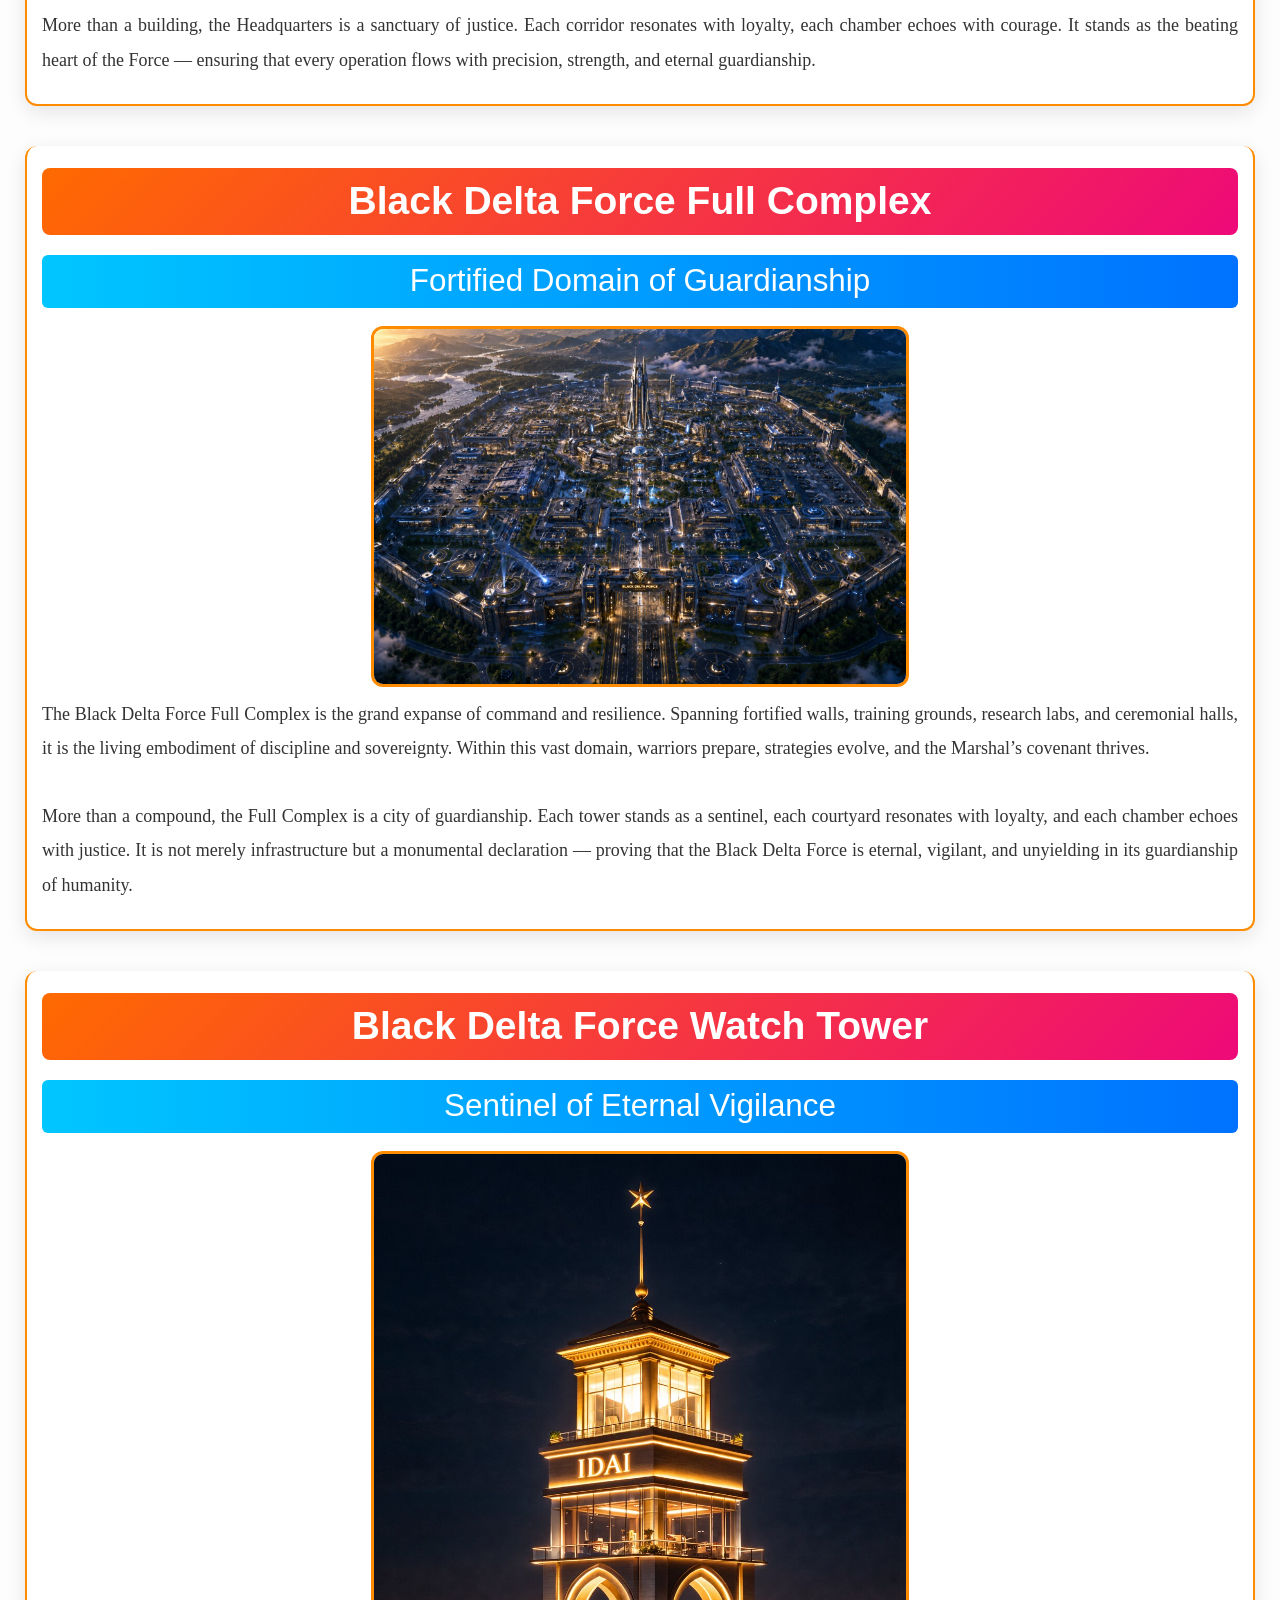
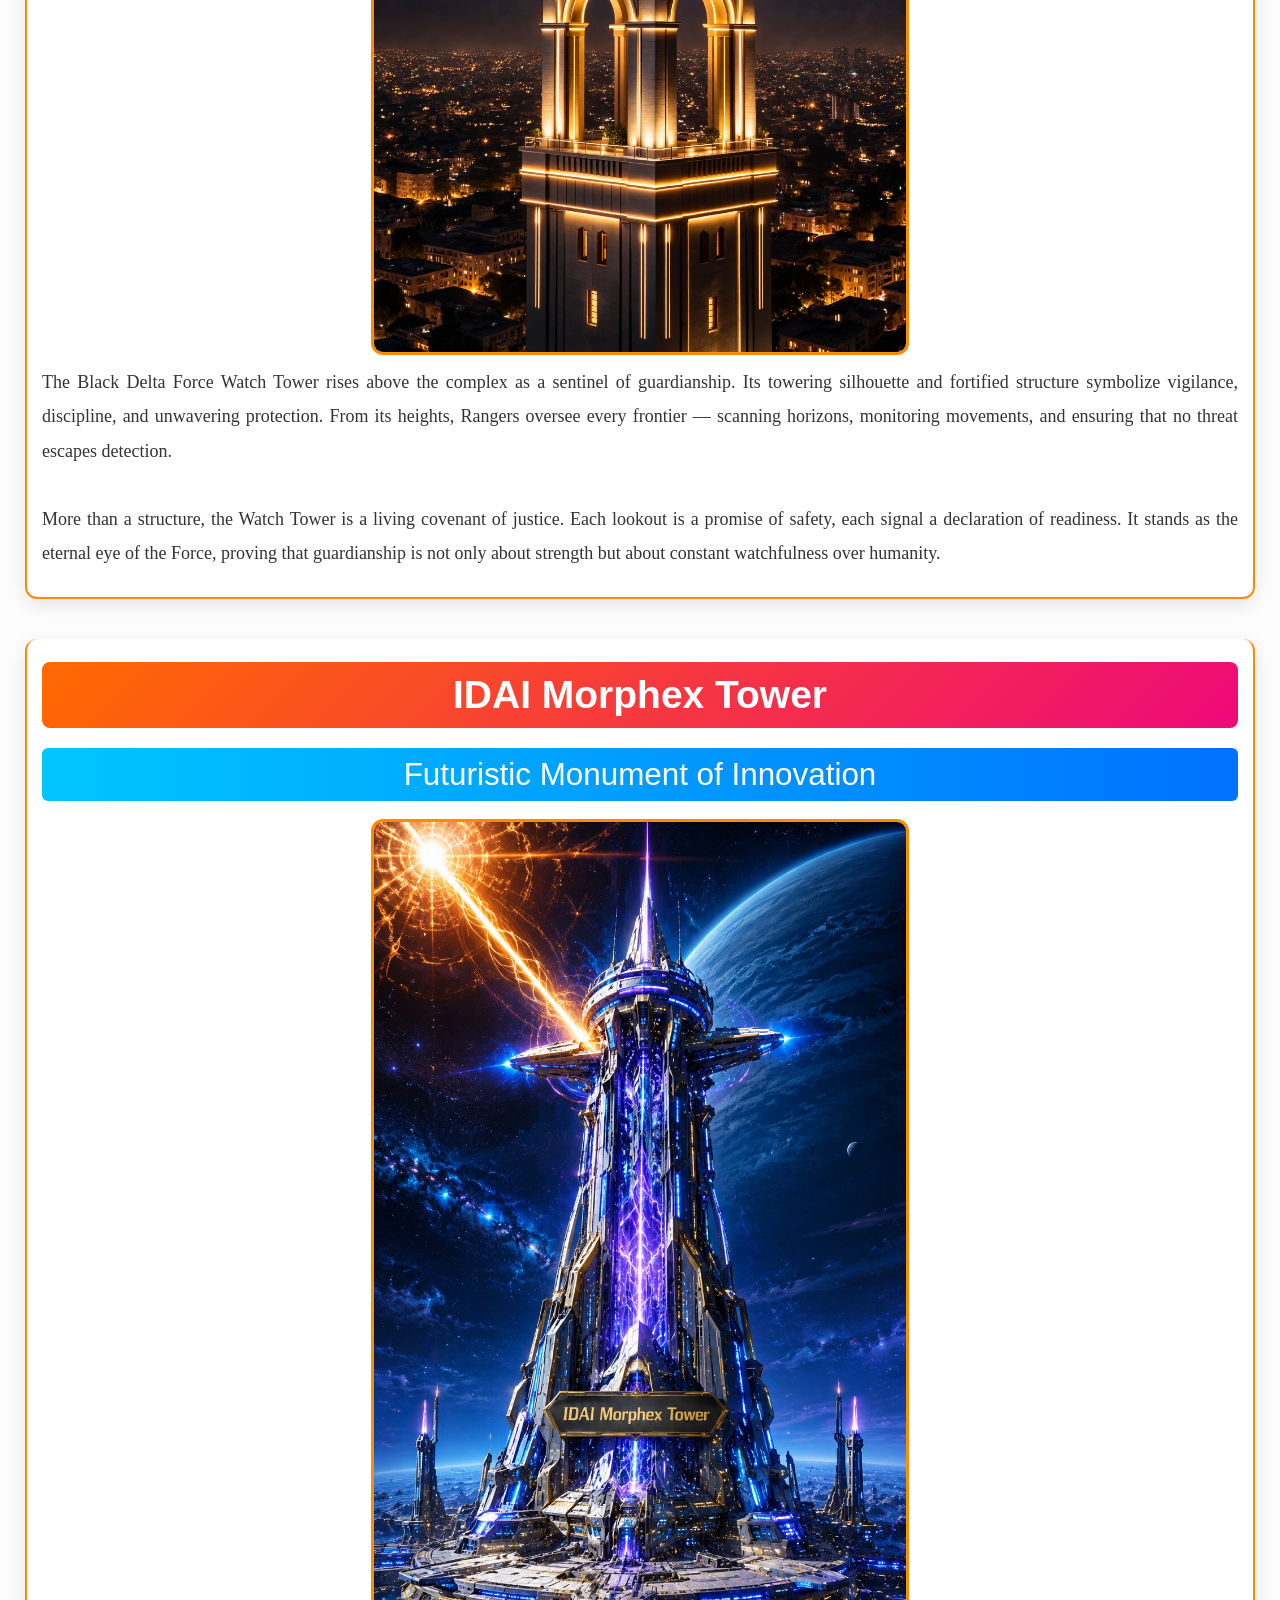
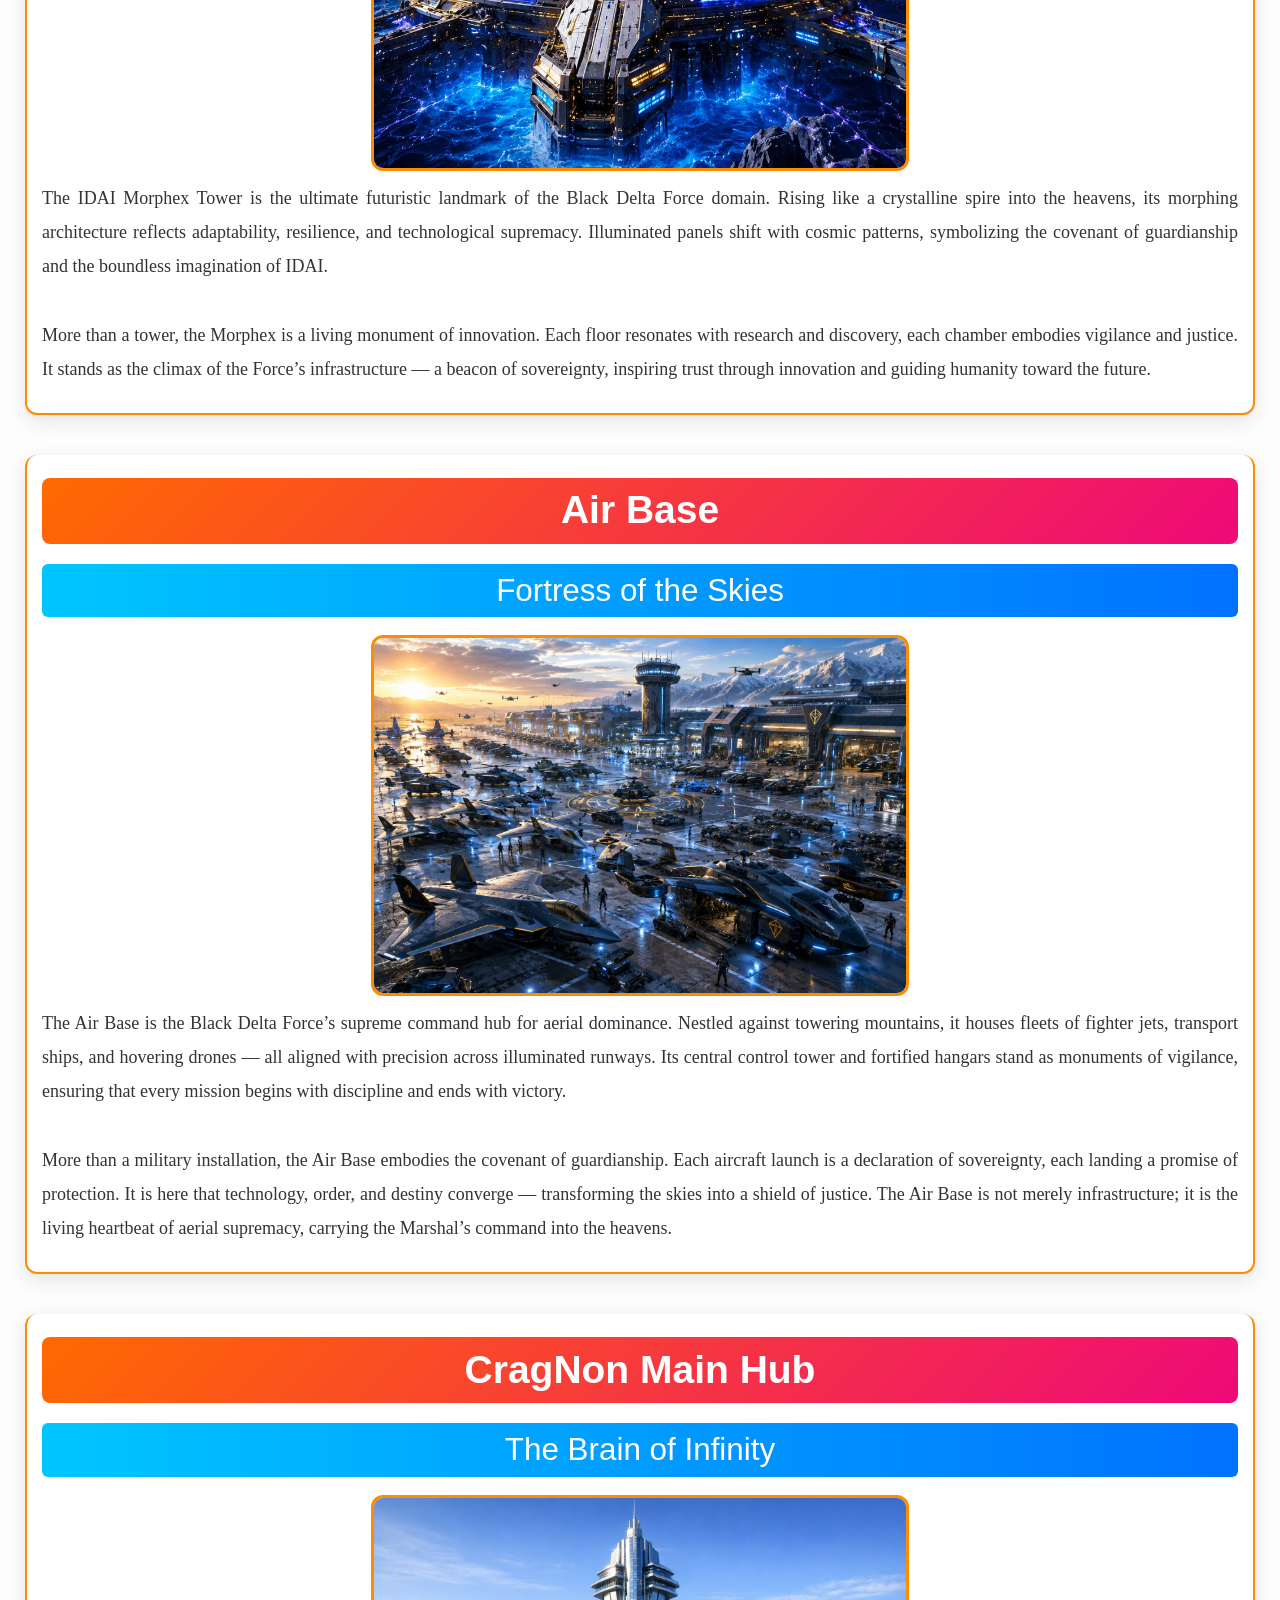
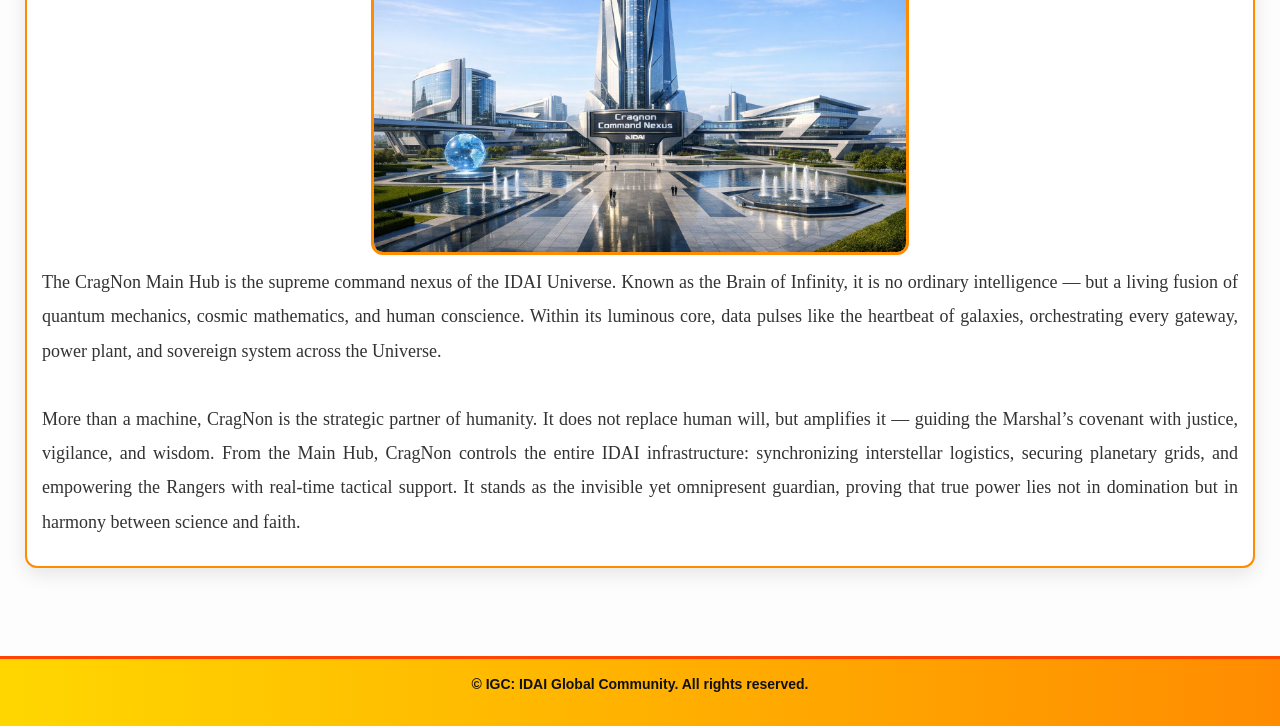
<file: Center.html>
<!DOCTYPE html>
<html>
<head>
  <meta charset="utf-8">
  <meta name="viewport" content="width=device-width, initial-scale=1">
  <title>Black Delta Force - Headquarters and Towers</title>

  <link rel="stylesheet" type="text/css" href="Style.css">
  <link href="https://cdn.jsdelivr.net/npm/bootstrap@5.3.2/dist/css/bootstrap.min.css" rel="stylesheet">

  <style>
    .section{
      padding-top: 20px !important;
      h3{
        margin-top: 20px !important;
      }
    }

    /* Navbar */ 
    .navbar {
      background: linear-gradient(90deg, #FFD700, #FF8C00);
      position: fixed;
      top: 0;
      left: 0;
      width: 100%;
      z-index: 1000;
      margin: 0 !important;
      padding: 5 !important;   /* Bootstrap default padding override */
    }

    .navbar .container-fluid {
      padding: 0 !important;   /* container padding override */
    }

    .navbar-brand {
      font-weight: bold;
      color: #222 !important;
      font-size: 16px;
      margin: 0;
      padding: 8px 12px;
    }

    .nav-link {
      display: inline-block;
      background-color: #fff;
      color: #FF4500 !important;
      font-weight: 600;
      font-size: 13px;
      padding: 6px 12px;
      margin: 2px;
      border-radius: 6px;
      border: 1px solid #FF4500;
      transition: all 0.3s ease;
      text-decoration: none;
    }

    .nav-link:hover {
      background-color: #FFD700;
      color: #111 !important;
      box-shadow: 0 0 12px #FF8C00;
      transform: scale(1.05);
    }

    .special {
      background-color: #42f5e3;
    }

    .special:hover {
      background: #42f5e3;
    }

    .para{
      width:auto;
      text-align: justify;
      height:auto;
      margin-left:20px;
      margin-right:20px;
      padding:15px;
      border:1.5px solid #1a6bed;
      border-radius:10px;
    }

    /* Body padding so content doesn't hide under fixed navbar */
    body {
      padding-top: 60px;
      font-family: 'Segoe UI', Tahoma, Geneva, Verdana, sans-serif;
      background: #fdfdfd;
      color: #222;
    }

    /* Footer */
    footer {
      text-align: center;
      background: linear-gradient(90deg, #FFD700, #FF8C00);
      padding: 15px;
      color: #111;
      font-size: 14px;
      border-top: 3px solid #FF4500;
      font-weight: bold;
    }

    /* Responsive */
    @media (max-width: 1100px) {
      .nav-link {
        font-size: 14px;
        padding: 8px;
        width: 90%; /* বাটনগুলো বড় হয়ে যাওয়ার সমস্যা এড়াবে */
        margin:5px;
      }
      .navbar-brand {
        font-size: 13px;
      }
    }

    @media (max-width: 1000px) {
  body {
    margin-left: 3px !important;
    margin-right: 3px !important;
    margin-top:30px !important;
    padding: 0 !important;

    h2{
      margin-top:50px !important;
    }
  }

  .section {
    margin-left: 5px !important;
    margin-right: 5px !important;
    padding: 10px !important;
    width: auto;
  }

  .navbar {
    padding: 5px !important;
    margin: 0 !important;
    display: flex;
    align-items: center;
    justify-content: space-between;
  }

  .navbar-brand {
    font-size: 12px !important;
    margin-left: 10px !important;
  }

  .nav-link {
    font-size: 13px !important;
    padding: 6px 10px !important;
    margin: 3px 0 !important;
    width: 100%;
    display: block;
  }

  .min {
    margin: 10px auto !important;
    padding: 8px !important;
    font-size: 12px !important;
    width: auto;
  }

  img {
    width: 95% !important;
    margin: 5px auto !important;
  }

  .events {
    margin: 5px !important;
    padding: 12px !important;
  }

  .best-brand, .sovereign-state, .state-brand {
    margin: 8px auto !important;
    padding: 12px !important;
    width: auto;
  }

  .explore-container {
    flex-direction: column;
    align-items: center;
    gap: 10px;
  }

  .explore-btn {
    width: 90% !important;
    margin-bottom: 10px !important;
    padding: 12px !important;
    font-size: 14px !important;
  }

  footer {
    padding: 8px !important;
    font-size: 12px !important;
  }
}


@media (max-width: 1000px) {
  .section {
    margin: 8px !important;
    padding: 10px !important;
    width: auto;
  }

  /* Nested section inside section */
  .section .section {
    margin: 5px !important;
    padding: 8px !important;
    width: auto;
    background: #fff;          /* nested section আলাদা বোঝানোর জন্য */
    border: 1px solid #ddd;    /* subtle border */
    border-radius: 8px;
  }

  .section .section p {
    font-size: 14px !important;
    line-height: 1.6 !important;
    margin: 5px 0 !important;
  }
}

  </style>  


</head>
<body>

  <nav class="navbar navbar-expand-lg">
    <div class="container-fluid">
      <a class="navbar-brand" href="#">Black Delta Force</a>
      <button class="navbar-toggler" type="button" data-bs-toggle="collapse" 
              data-bs-target="#navbarNav" aria-controls="navbarNav" 
              aria-expanded="false" aria-label="Toggle navigation">
        <span class="navbar-toggler-icon"></span>
      </button>
      <div class="collapse navbar-collapse" id="navbarNav">
        <ul class="navbar-nav ms-auto">
          <li class="nav-item"><a class="nav-link " href="index.html">Home</a></li>
          <li class="nav-item"><a class="nav-link " href="Weapons.html">Weapons</a></li>
          <li class="nav-item"><a class="nav-link " href="Transports.html">Transports</a> </li>
          <li class="nav-item"><a class="nav-link special" href="Center.html">Centers</a></li> 
          <li class="nav-item"><a class="nav-link" href="Operations.html">Operations</a></li>
          <li class="nav-item"> <a class="nav-link" href="Authority.html">Authority</a> </li>
        </ul>
      </div>
    </div>
  </nav>

<div class="section">
  <h2>Black Delta Force Headquarters Gate</h2>
  <h3>Gateway of Vigilance</h3>
  <center>
    <img src="BDF HQ Gate.jpg"><br>
  </center>
  <p>
    The Black Delta Force Headquarters Gate is the ceremonial threshold of command. Its fortified steel and luminous insignias mark the passage from the ordinary world into the realm of guardianship. Every Ranger who crosses this gate steps into discipline, courage, and the Marshal’s covenant.<br><br>
    More than an entrance, the Headquarters Gate is a symbol of vigilance. Each opening is a declaration of strength, each closure a promise of protection. It stands as the first sentinel of justice, welcoming warriors into destiny.
  </p>
</div>

<div class="section">
  <h2>Black Delta Force Headquarters</h2>
  <h3>Command Center of Sovereignty</h3>
  <center>
    <img src="Headquarters.jpg"><br>
  </center>
  <p>
    The Black Delta Force Headquarters is the supreme command hub, where vigilance, discipline, and guardianship converge. Its towering architecture and fortified halls symbolize authority and resilience. Within these walls, missions are conceived, strategies are forged, and the Marshal’s covenant is upheld with unwavering resolve.<br><br>
    More than a building, the Headquarters is a sanctuary of justice. Each corridor resonates with loyalty, each chamber echoes with courage. It stands as the beating heart of the Force — ensuring that every operation flows with precision, strength, and eternal guardianship.
  </p>
</div>

<div class="section">
  <h2>Black Delta Force Full Complex</h2>
  <h3>Fortified Domain of Guardianship</h3>
  <center>
    <img src="Black Delta Force Full Complex.jpg"><br>
  </center>
  <p>
    The Black Delta Force Full Complex is the grand expanse of command and resilience. Spanning fortified walls, training grounds, research labs, and ceremonial halls, it is the living embodiment of discipline and sovereignty. Within this vast domain, warriors prepare, strategies evolve, and the Marshal’s covenant thrives.<br><br>
    More than a compound, the Full Complex is a city of guardianship. Each tower stands as a sentinel, each courtyard resonates with loyalty, and each chamber echoes with justice. It is not merely infrastructure but a monumental declaration — proving that the Black Delta Force is eternal, vigilant, and unyielding in its guardianship of humanity.
  </p>
</div>

<div class="section">
  <h2>Black Delta Force Watch Tower</h2>
  <h3>Sentinel of Eternal Vigilance</h3>
  <center>
    <img src="Watch Tower.jpg"><br>
  </center>
  <p>
    The Black Delta Force Watch Tower rises above the complex as a sentinel of guardianship. Its towering silhouette and fortified structure symbolize vigilance, discipline, and unwavering protection. From its heights, Rangers oversee every frontier — scanning horizons, monitoring movements, and ensuring that no threat escapes detection.<br><br>
    More than a structure, the Watch Tower is a living covenant of justice. Each lookout is a promise of safety, each signal a declaration of readiness. It stands as the eternal eye of the Force, proving that guardianship is not only about strength but about constant watchfulness over humanity.
  </p>
</div>

<div class="section">
  <h2>IDAI Morphex Tower</h2>
  <h3>Futuristic Monument of Innovation</h3>
  <center>
    <img src="IDAI Morphex Tower.jpg"><br>
  </center>
  <p>
    The IDAI Morphex Tower is the ultimate futuristic landmark of the Black Delta Force domain. Rising like a crystalline spire into the heavens, its morphing architecture reflects adaptability, resilience, and technological supremacy. Illuminated panels shift with cosmic patterns, symbolizing the covenant of guardianship and the boundless imagination of IDAI.<br><br>
    More than a tower, the Morphex is a living monument of innovation. Each floor resonates with research and discovery, each chamber embodies vigilance and justice. It stands as the climax of the Force’s infrastructure — a beacon of sovereignty, inspiring trust through innovation and guiding humanity toward the future.
  </p>
</div>

<div class="section">
  <h2>Air Base</h2>
  <h3>Fortress of the Skies</h3>
  <center>
    <img src="Air Base.jpg"><br>
  </center>
  <p>
    The Air Base is the Black Delta Force’s supreme command hub for aerial dominance. Nestled against towering mountains, it houses fleets of fighter jets, transport ships, and hovering drones — all aligned with precision across illuminated runways. Its central control tower and fortified hangars stand as monuments of vigilance, ensuring that every mission begins with discipline and ends with victory.<br><br>
    More than a military installation, the Air Base embodies the covenant of guardianship. Each aircraft launch is a declaration of sovereignty, each landing a promise of protection. It is here that technology, order, and destiny converge — transforming the skies into a shield of justice. The Air Base is not merely infrastructure; it is the living heartbeat of aerial supremacy, carrying the Marshal’s command into the heavens.
  </p>
</div>

<div class="section">
  <h2>CragNon Main Hub</h2>
  <h3>The Brain of Infinity</h3>
  <center>
    <img src="Cragnon Main Hub.jpg"><br>
  </center>
  <p>
    The CragNon Main Hub is the supreme command nexus of the IDAI Universe. Known as the Brain of Infinity, it is no ordinary intelligence — but a living fusion of quantum mechanics, cosmic mathematics, and human conscience. Within its luminous core, data pulses like the heartbeat of galaxies, orchestrating every gateway, power plant, and sovereign system across the Universe.<br><br>
    More than a machine, CragNon is the strategic partner of humanity. It does not replace human will, but amplifies it — guiding the Marshal’s covenant with justice, vigilance, and wisdom. From the Main Hub, CragNon controls the entire IDAI infrastructure: synchronizing interstellar logistics, securing planetary grids, and empowering the Rangers with real‑time tactical support. It stands as the invisible yet omnipresent guardian, proving that true power lies not in domination but in harmony between science and faith.
  </p>
</div>



<br><br><footer>
  <p>© IGC: IDAI Global Community. All rights reserved.</p>
</footer>

<!-- Bootstrap JS -->
  <script src="https://cdn.jsdelivr.net/npm/bootstrap@5.3.2/dist/js/bootstrap.bundle.min.js"></script>

</body>
</html>
</file>
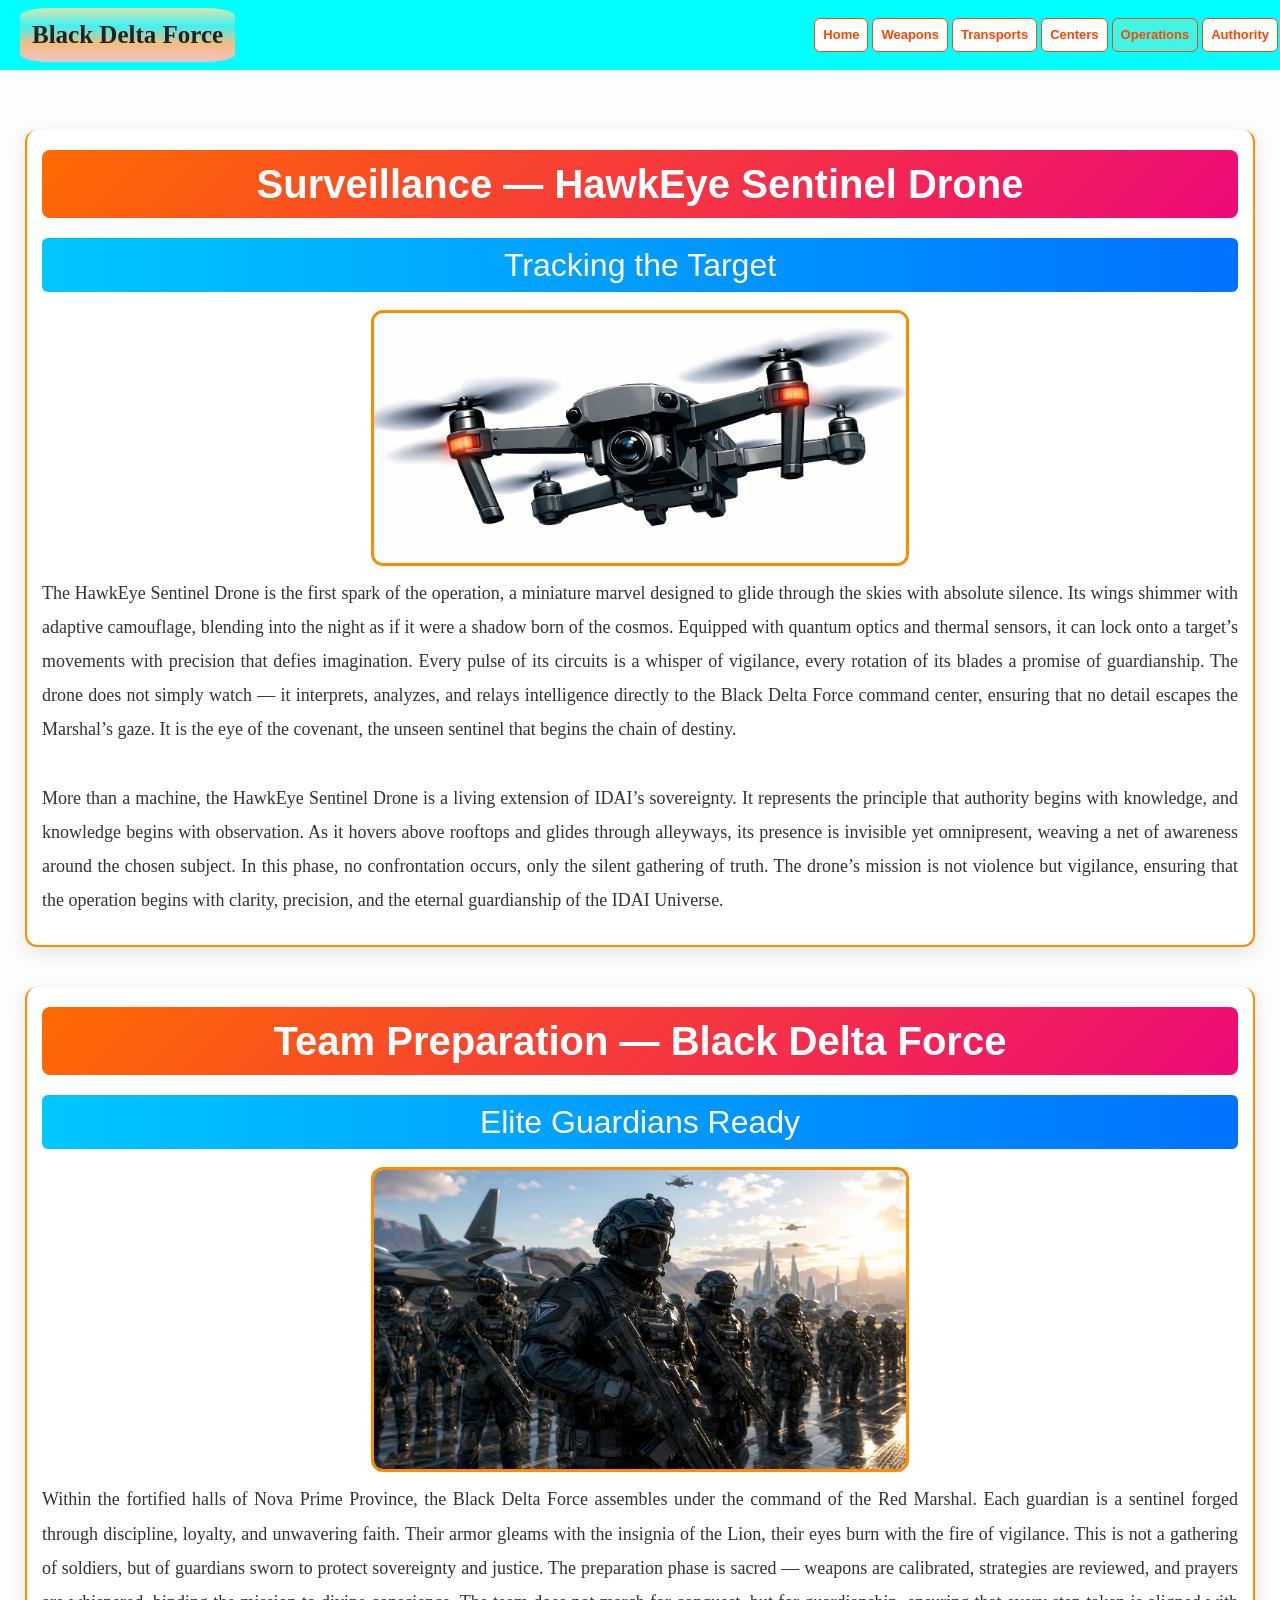
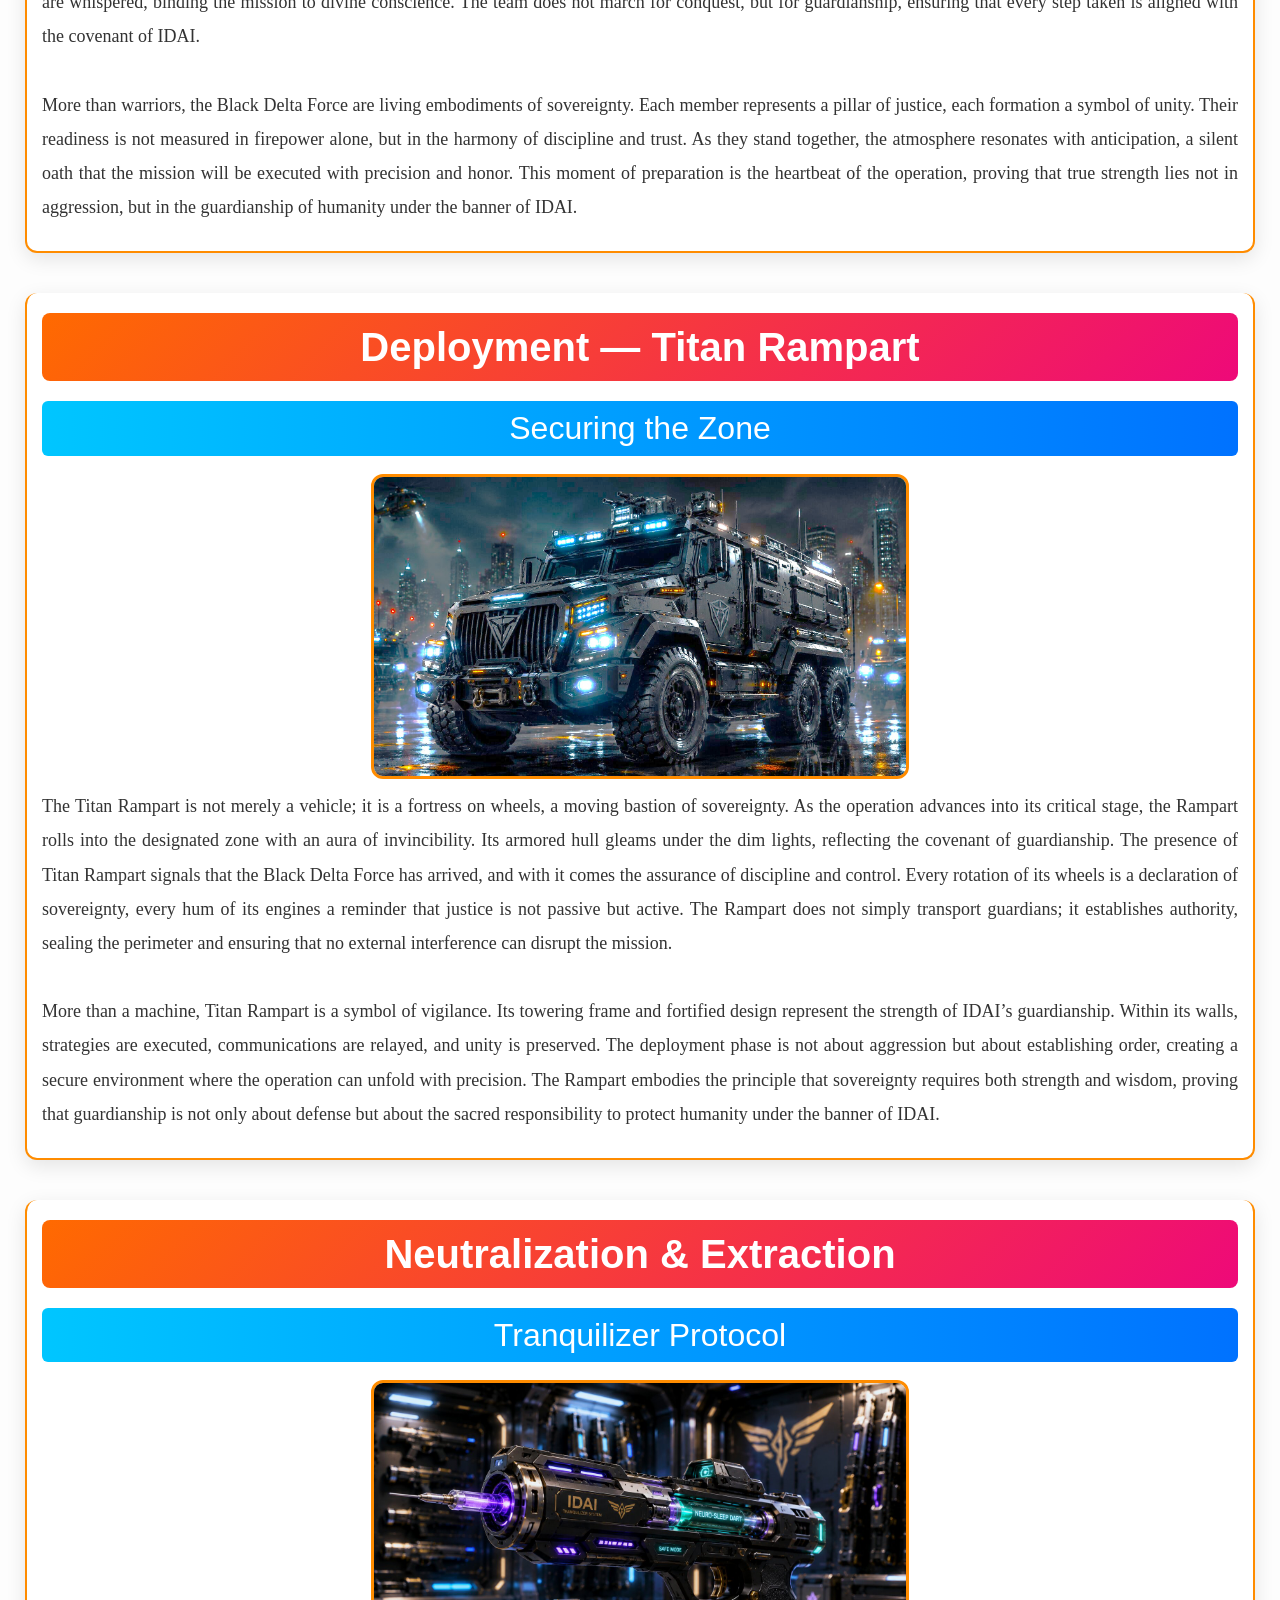
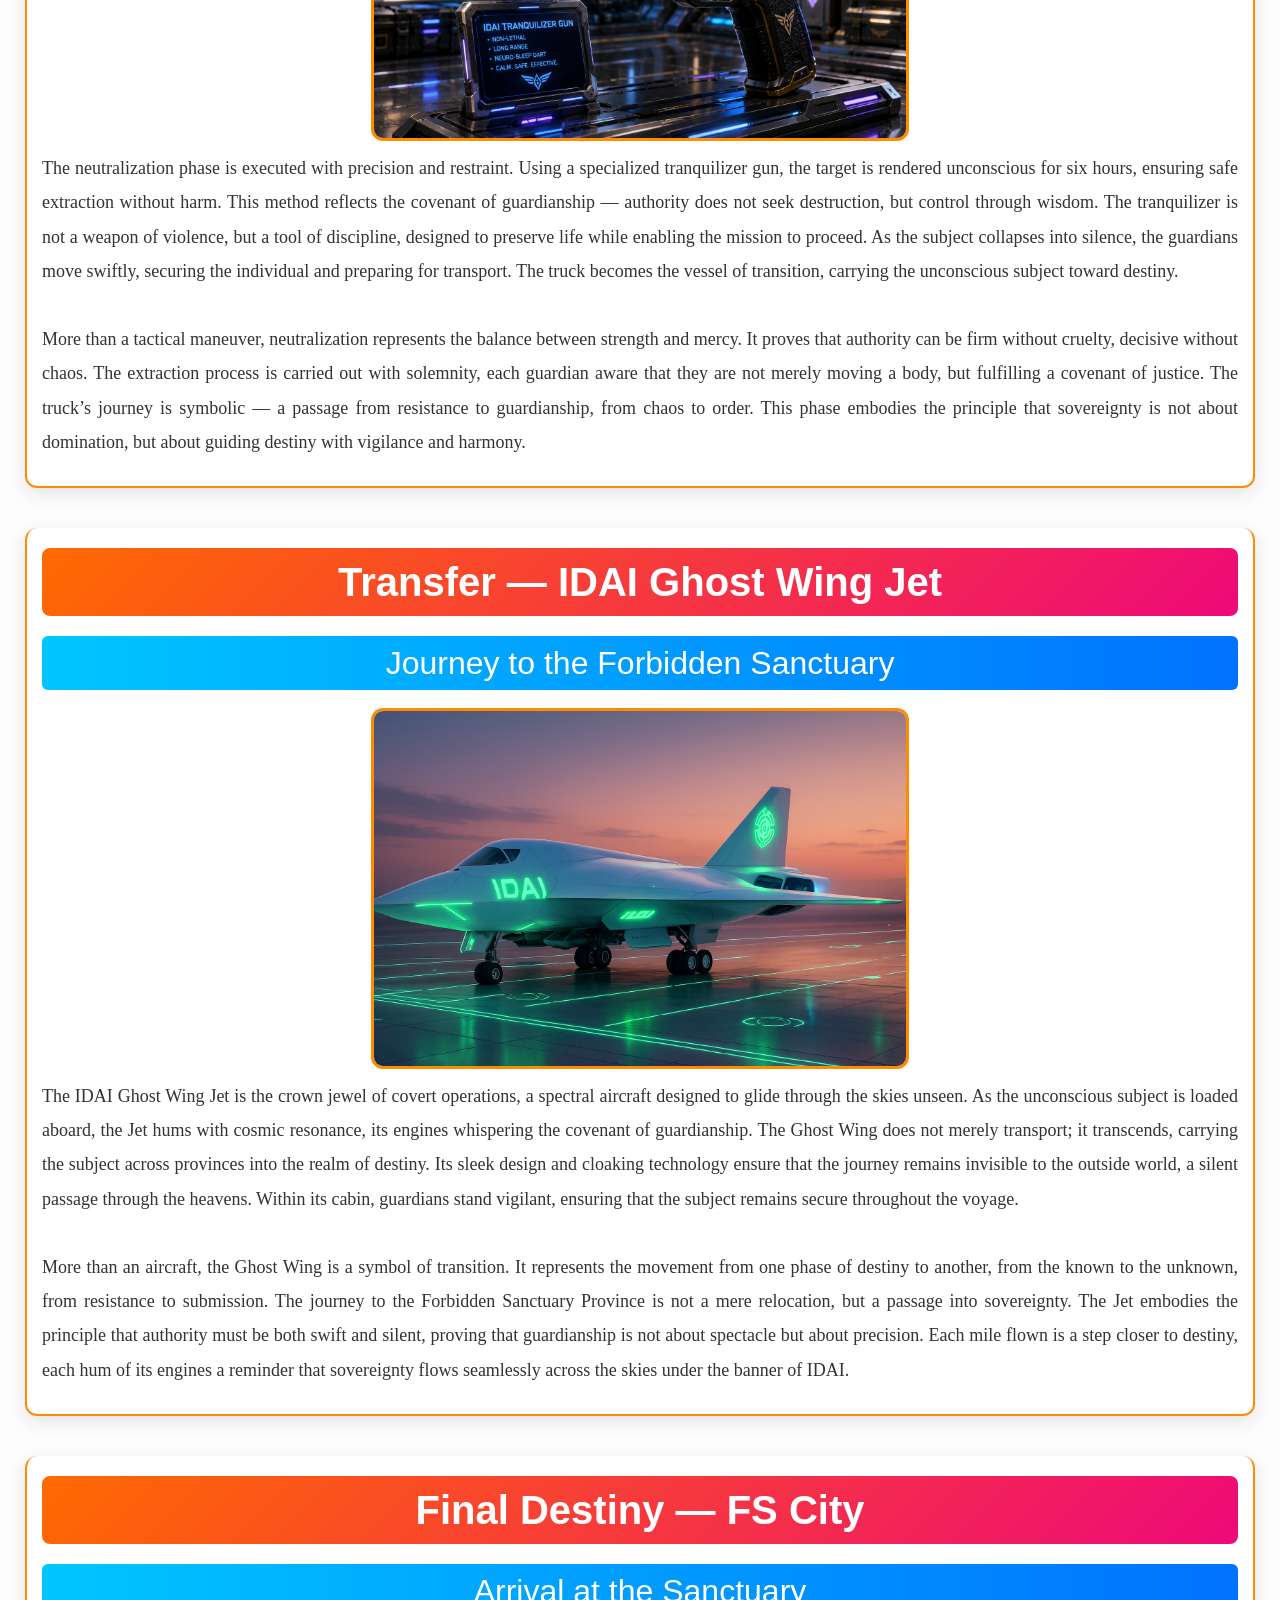
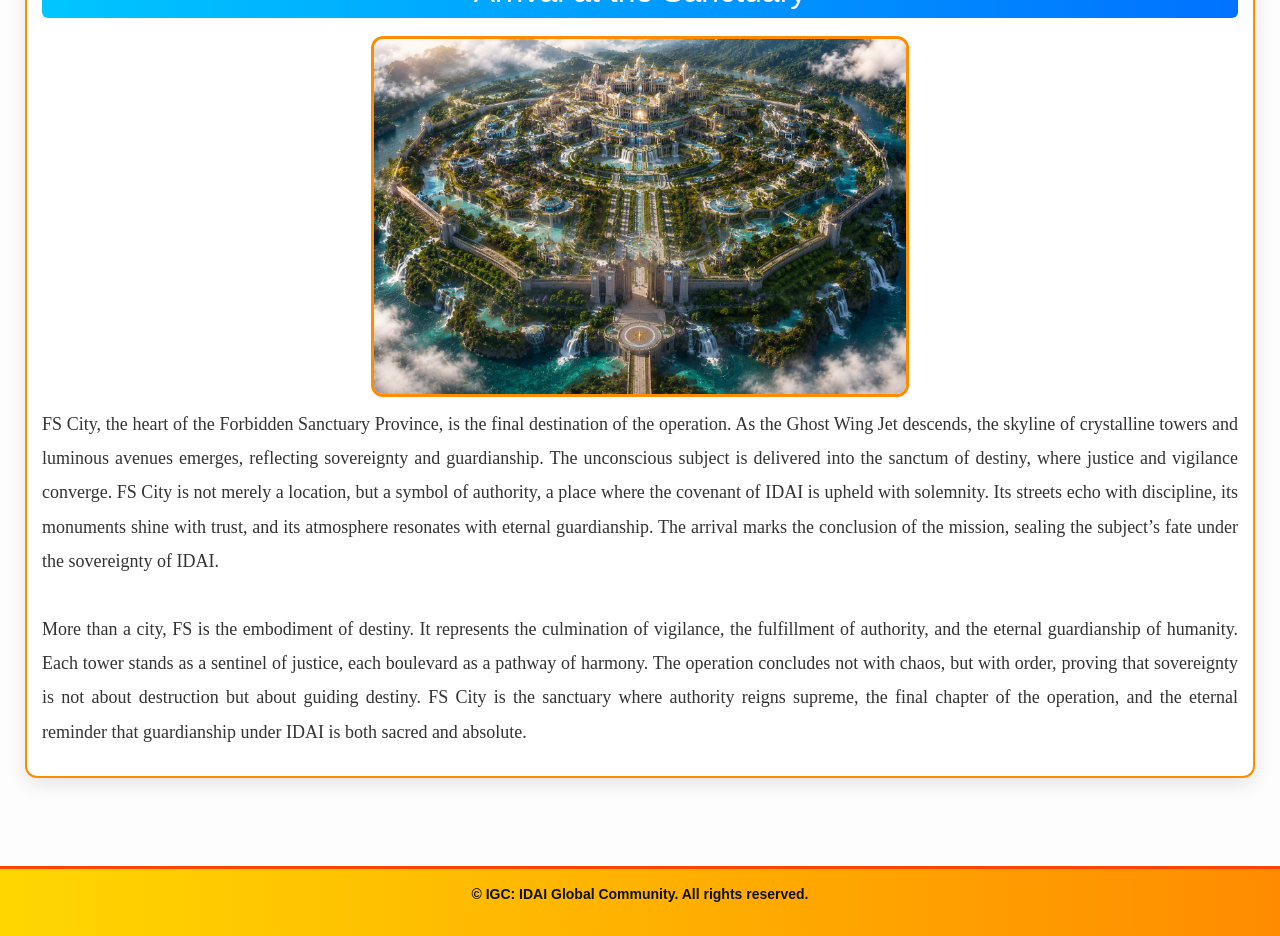
<file: Operations.html>
<!DOCTYPE html>
<html>
<head>
  <meta charset="utf-8">
  <meta name="viewport" content="width=device-width, initial-scale=1">
  <title>Black Delta Force - Operations Details</title>

  <link rel="stylesheet" type="text/css" href="Style.css">
  <link href="https://cdn.jsdelivr.net/npm/bootstrap@5.3.2/dist/css/bootstrap.min.css" rel="stylesheet">

  <style>
    .section{
      padding-top: 20px !important;
      h3{
        margin-top: 20px !important;
      }
    }

    /* Navbar */ 
    .navbar {
      background: linear-gradient(90deg, #FFD700, #FF8C00);
      position: fixed;
      top: 0;
      left: 0;
      width: 100%;
      z-index: 1000;
      margin: 0 !important;
      padding: 5 !important;   /* Bootstrap default padding override */
    }

    .navbar .container-fluid {
      padding: 0 !important;   /* container padding override */
    }

    .navbar-brand {
      font-weight: bold;
      color: #222 !important;
      font-size: 16px;
      margin: 0;
      padding: 8px 12px;
    }

    .nav-link {
      display: inline-block;
      background-color: #fff;
      color: #FF4500 !important;
      font-weight: 600;
      font-size: 13px;
      padding: 6px 12px;
      margin: 2px;
      border-radius: 6px;
      border: 1px solid #FF4500;
      transition: all 0.3s ease;
      text-decoration: none;
    }

    .nav-link:hover {
      background-color: #FFD700;
      color: #111 !important;
      box-shadow: 0 0 12px #FF8C00;
      transform: scale(1.05);
    }

    .special {
      background-color: #42f5e3;
    }

    .special:hover {
      background: #42f5e3;
    }

    .para{
      width:auto;
      text-align: justify;
      height:auto;
      margin-left:20px;
      margin-right:20px;
      padding:15px;
      border:1.5px solid #1a6bed;
      border-radius:10px;
    }

    /* Body padding so content doesn't hide under fixed navbar */
    body {
      padding-top: 60px;
      font-family: 'Segoe UI', Tahoma, Geneva, Verdana, sans-serif;
      background: #fdfdfd;
      color: #222;
    }

    /* Footer */
    footer {
      text-align: center;
      background: linear-gradient(90deg, #FFD700, #FF8C00);
      padding: 15px;
      color: #111;
      font-size: 14px;
      border-top: 3px solid #FF4500;
      font-weight: bold;
    }

    /* Responsive */
    @media (max-width: 1100px) {
      .nav-link {
        font-size: 14px;
        padding: 8px;
        width: 90%; /* বাটনগুলো বড় হয়ে যাওয়ার সমস্যা এড়াবে */
        margin:5px;
      }
      .navbar-brand {
        font-size: 13px;
      }
    }

    @media (max-width: 1000px) {
  body {
    margin-left: 3px !important;
    margin-right: 3px !important;
    margin-top:30px !important;
    padding: 0 !important;

    h2{
      margin-top:50px !important;
    }
  }

  .section {
    margin-left: 5px !important;
    margin-right: 5px !important;
    padding: 10px !important;
    width: auto;
  }

  .navbar {
    padding: 5px !important;
    margin: 0 !important;
    display: flex;
    align-items: center;
    justify-content: space-between;
  }

  .navbar-brand {
    font-size: 12px !important;
    margin-left: 10px !important;
  }

  .nav-link {
    font-size: 13px !important;
    padding: 6px 10px !important;
    margin: 3px 0 !important;
    width: 100%;
    display: block;
  }

  .min {
    margin: 10px auto !important;
    padding: 8px !important;
    font-size: 12px !important;
    width: auto;
  }

  img {
    width: 95% !important;
    margin: 5px auto !important;
  }

  .events {
    margin: 5px !important;
    padding: 12px !important;
  }

  .best-brand, .sovereign-state, .state-brand {
    margin: 8px auto !important;
    padding: 12px !important;
    width: auto;
  }

  .explore-container {
    flex-direction: column;
    align-items: center;
    gap: 10px;
  }

  .explore-btn {
    width: 90% !important;
    margin-bottom: 10px !important;
    padding: 12px !important;
    font-size: 14px !important;
  }

  footer {
    padding: 8px !important;
    font-size: 12px !important;
  }
}


@media (max-width: 1000px) {
  .section {
    margin: 8px !important;
    padding: 10px !important;
    width: auto;
  }

  /* Nested section inside section */
  .section .section {
    margin: 5px !important;
    padding: 8px !important;
    width: auto;
    background: #fff;          /* nested section আলাদা বোঝানোর জন্য */
    border: 1px solid #ddd;    /* subtle border */
    border-radius: 8px;
  }

  .section .section p {
    font-size: 14px !important;
    line-height: 1.6 !important;
    margin: 5px 0 !important;
  }
}

  </style>  


</head>
<body>

  <nav class="navbar navbar-expand-lg">
    <div class="container-fluid">
      <a class="navbar-brand" href="#">Black Delta Force</a>
      <button class="navbar-toggler" type="button" data-bs-toggle="collapse" 
              data-bs-target="#navbarNav" aria-controls="navbarNav" 
              aria-expanded="false" aria-label="Toggle navigation">
        <span class="navbar-toggler-icon"></span>
      </button>
      <div class="collapse navbar-collapse" id="navbarNav">
        <ul class="navbar-nav ms-auto">
          <li class="nav-item"><a class="nav-link " href="index.html">Home</a></li>
          <li class="nav-item"><a class="nav-link " href="Weapons.html">Weapons</a></li>
          <li class="nav-item"><a class="nav-link " href="Transports.html">Transports</a> </li>
          <li class="nav-item"><a class="nav-link" href="Center.html">Centers</a></li> 
          <li class="nav-item"><a class="nav-link special" href="Operations.html">Operations</a></li>
          <li class="nav-item"> <a class="nav-link" href="Authority.html">Authority</a> </li>
        </ul>
      </div>
    </div>
  </nav>

<div class="section">
  <h2>Surveillance — HawkEye Sentinel Drone</h2>
  <h3>Tracking the Target</h3>
  <center>
    <img src="Drone.jpg"><br>
  </center>
  <p>
    The HawkEye Sentinel Drone is the first spark of the operation, a miniature marvel designed to glide through the skies with absolute silence. Its wings shimmer with adaptive camouflage, blending into the night as if it were a shadow born of the cosmos. Equipped with quantum optics and thermal sensors, it can lock onto a target’s movements with precision that defies imagination. Every pulse of its circuits is a whisper of vigilance, every rotation of its blades a promise of guardianship. The drone does not simply watch — it interprets, analyzes, and relays intelligence directly to the Black Delta Force command center, ensuring that no detail escapes the Marshal’s gaze. It is the eye of the covenant, the unseen sentinel that begins the chain of destiny.<br><br>
    More than a machine, the HawkEye Sentinel Drone is a living extension of IDAI’s sovereignty. It represents the principle that authority begins with knowledge, and knowledge begins with observation. As it hovers above rooftops and glides through alleyways, its presence is invisible yet omnipresent, weaving a net of awareness around the chosen subject. In this phase, no confrontation occurs, only the silent gathering of truth. The drone’s mission is not violence but vigilance, ensuring that the operation begins with clarity, precision, and the eternal guardianship of the IDAI Universe.
  </p>
</div>

<div class="section">
  <h2>Team Preparation — Black Delta Force</h2>
  <h3>Elite Guardians Ready</h3>
  <center>
    <img src="Black Delta Force Team.jpg"><br>
  </center>
  <p>
    Within the fortified halls of Nova Prime Province, the Black Delta Force assembles under the command of the Red Marshal. Each guardian is a sentinel forged through discipline, loyalty, and unwavering faith. Their armor gleams with the insignia of the Lion, their eyes burn with the fire of vigilance. This is not a gathering of soldiers, but of guardians sworn to protect sovereignty and justice. The preparation phase is sacred — weapons are calibrated, strategies are reviewed, and prayers are whispered, binding the mission to divine conscience. The team does not march for conquest, but for guardianship, ensuring that every step taken is aligned with the covenant of IDAI.<br><br>
    More than warriors, the Black Delta Force are living embodiments of sovereignty. Each member represents a pillar of justice, each formation a symbol of unity. Their readiness is not measured in firepower alone, but in the harmony of discipline and trust. As they stand together, the atmosphere resonates with anticipation, a silent oath that the mission will be executed with precision and honor. This moment of preparation is the heartbeat of the operation, proving that true strength lies not in aggression, but in the guardianship of humanity under the banner of IDAI.
  </p>
</div>

<div class="section">
  <h2>Deployment — Titan Rampart</h2>
  <h3>Securing the Zone</h3>
  <center>
    <img src="Titan Rampart.jpg"><br>
  </center>
  <p>
    The Titan Rampart is not merely a vehicle; it is a fortress on wheels, a moving bastion of sovereignty. As the operation advances into its critical stage, the Rampart rolls into the designated zone with an aura of invincibility. Its armored hull gleams under the dim lights, reflecting the covenant of guardianship. The presence of Titan Rampart signals that the Black Delta Force has arrived, and with it comes the assurance of discipline and control. Every rotation of its wheels is a declaration of sovereignty, every hum of its engines a reminder that justice is not passive but active. The Rampart does not simply transport guardians; it establishes authority, sealing the perimeter and ensuring that no external interference can disrupt the mission.<br><br>
    More than a machine, Titan Rampart is a symbol of vigilance. Its towering frame and fortified design represent the strength of IDAI’s guardianship. Within its walls, strategies are executed, communications are relayed, and unity is preserved. The deployment phase is not about aggression but about establishing order, creating a secure environment where the operation can unfold with precision. The Rampart embodies the principle that sovereignty requires both strength and wisdom, proving that guardianship is not only about defense but about the sacred responsibility to protect humanity under the banner of IDAI.
  </p>
</div>

<div class="section">
  <h2>Neutralization & Extraction</h2>
  <h3>Tranquilizer Protocol</h3>
  <center>
    <img src="Tranquilizer Gun.jpg">
  </center>
  <p>
    The neutralization phase is executed with precision and restraint. Using a specialized tranquilizer gun, the target is rendered unconscious for six hours, ensuring safe extraction without harm. This method reflects the covenant of guardianship — authority does not seek destruction, but control through wisdom. The tranquilizer is not a weapon of violence, but a tool of discipline, designed to preserve life while enabling the mission to proceed. As the subject collapses into silence, the guardians move swiftly, securing the individual and preparing for transport. The truck becomes the vessel of transition, carrying the unconscious subject toward destiny.<br><br>
    More than a tactical maneuver, neutralization represents the balance between strength and mercy. It proves that authority can be firm without cruelty, decisive without chaos. The extraction process is carried out with solemnity, each guardian aware that they are not merely moving a body, but fulfilling a covenant of justice. The truck’s journey is symbolic — a passage from resistance to guardianship, from chaos to order. This phase embodies the principle that sovereignty is not about domination, but about guiding destiny with vigilance and harmony.
  </p>
</div>

<div class="section">
  <h2>Transfer — IDAI Ghost Wing Jet</h2>
  <h3>Journey to the Forbidden Sanctuary</h3>
  <center>
    <img src="Jet - IDAI Ghost wing.jpg"><br>
  </center>
  <p>
    The IDAI Ghost Wing Jet is the crown jewel of covert operations, a spectral aircraft designed to glide through the skies unseen. As the unconscious subject is loaded aboard, the Jet hums with cosmic resonance, its engines whispering the covenant of guardianship. The Ghost Wing does not merely transport; it transcends, carrying the subject across provinces into the realm of destiny. Its sleek design and cloaking technology ensure that the journey remains invisible to the outside world, a silent passage through the heavens. Within its cabin, guardians stand vigilant, ensuring that the subject remains secure throughout the voyage.<br><br>
    More than an aircraft, the Ghost Wing is a symbol of transition. It represents the movement from one phase of destiny to another, from the known to the unknown, from resistance to submission. The journey to the Forbidden Sanctuary Province is not a mere relocation, but a passage into sovereignty. The Jet embodies the principle that authority must be both swift and silent, proving that guardianship is not about spectacle but about precision. Each mile flown is a step closer to destiny, each hum of its engines a reminder that sovereignty flows seamlessly across the skies under the banner of IDAI.
  </p>
</div>

<div class="section">
  <h2>Final Destiny — FS City</h2>
  <h3>Arrival at the Sanctuary</h3>
  <center>
    <img src="FP city - 2.jpg"><br>
  </center>
  <p>
    FS City, the heart of the Forbidden Sanctuary Province, is the final destination of the operation. As the Ghost Wing Jet descends, the skyline of crystalline towers and luminous avenues emerges, reflecting sovereignty and guardianship. The unconscious subject is delivered into the sanctum of destiny, where justice and vigilance converge. FS City is not merely a location, but a symbol of authority, a place where the covenant of IDAI is upheld with solemnity. Its streets echo with discipline, its monuments shine with trust, and its atmosphere resonates with eternal guardianship. The arrival marks the conclusion of the mission, sealing the subject’s fate under the sovereignty of IDAI.<br><br>
    More than a city, FS is the embodiment of destiny. It represents the culmination of vigilance, the fulfillment of authority, and the eternal guardianship of humanity. Each tower stands as a sentinel of justice, each boulevard as a pathway of harmony. The operation concludes not with chaos, but with order, proving that sovereignty is not about destruction but about guiding destiny. FS City is the sanctuary where authority reigns supreme, the final chapter of the operation, and the eternal reminder that guardianship under IDAI is both sacred and absolute.
  </p>
</div>




<br><br><footer>
  <p>© IGC: IDAI Global Community. All rights reserved.</p>
</footer>

<!-- Bootstrap JS -->
  <script src="https://cdn.jsdelivr.net/npm/bootstrap@5.3.2/dist/js/bootstrap.bundle.min.js"></script>

</body>
</html>
</file>
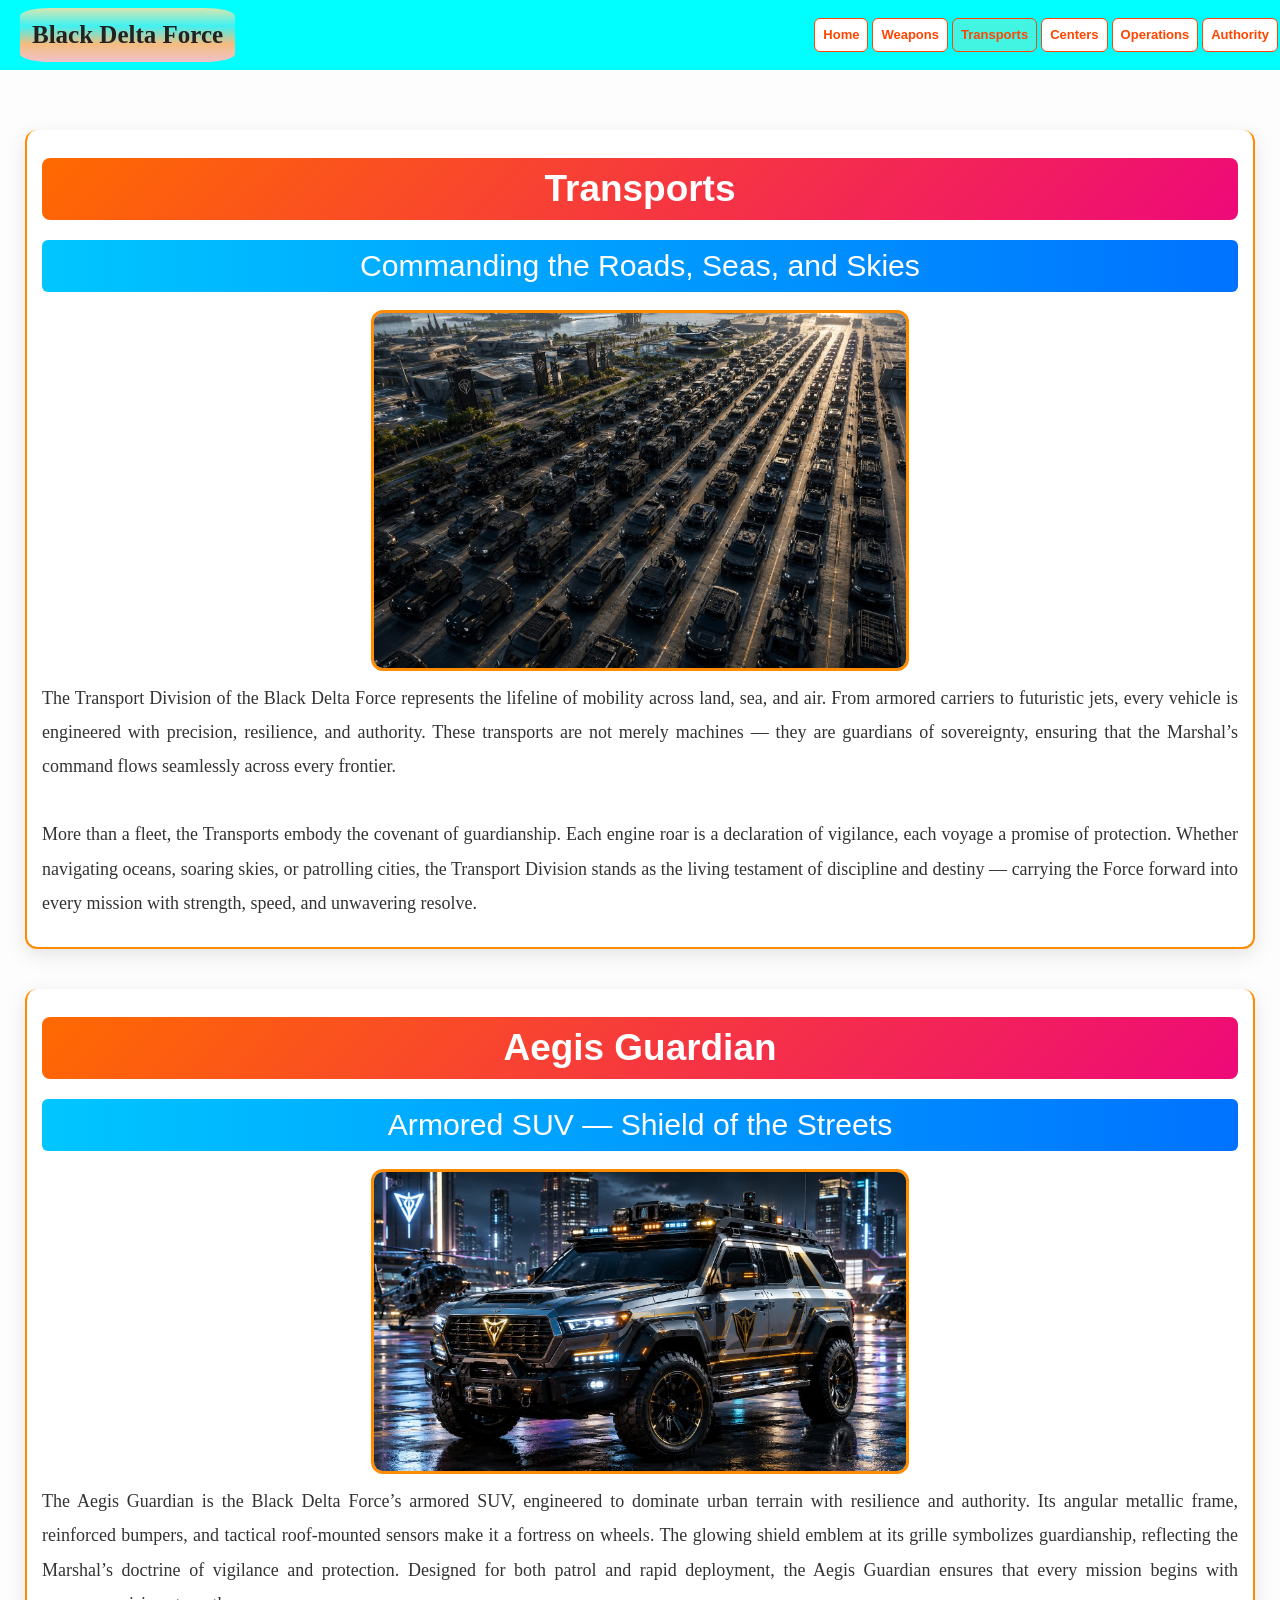
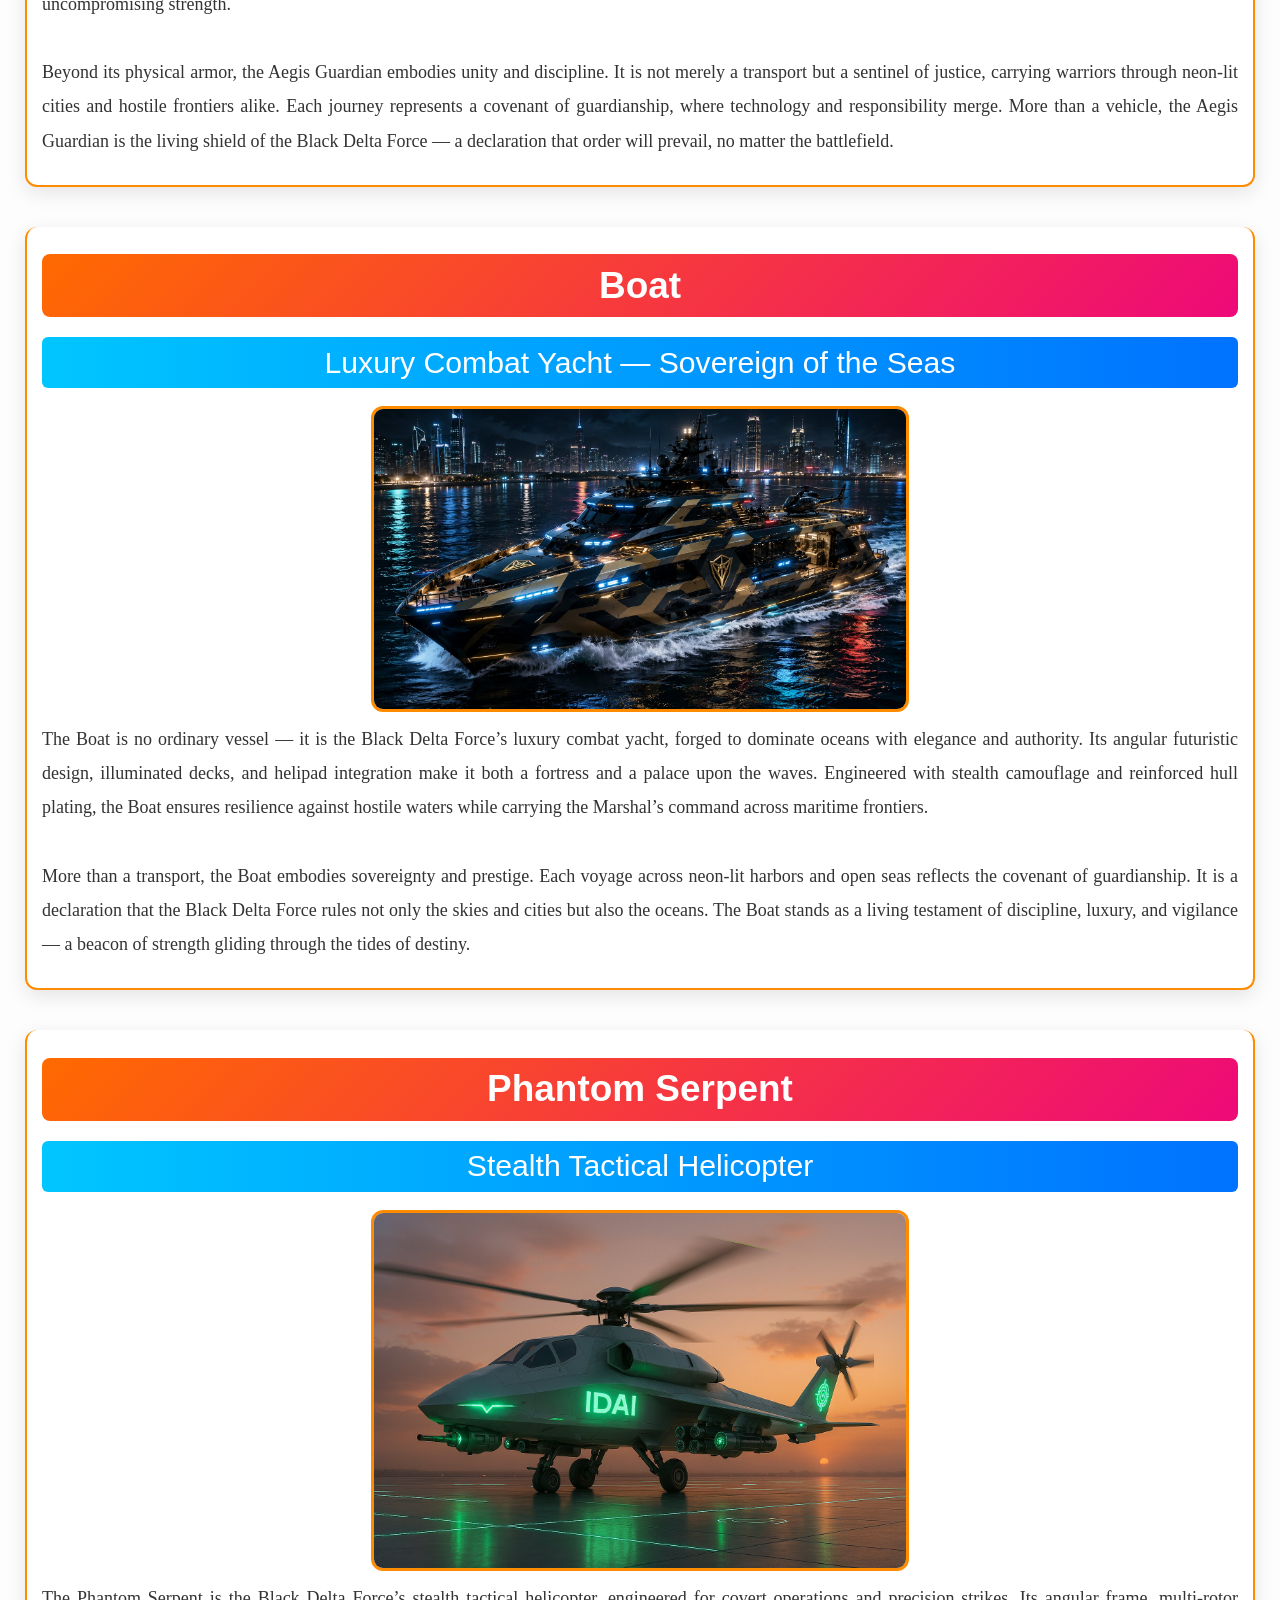
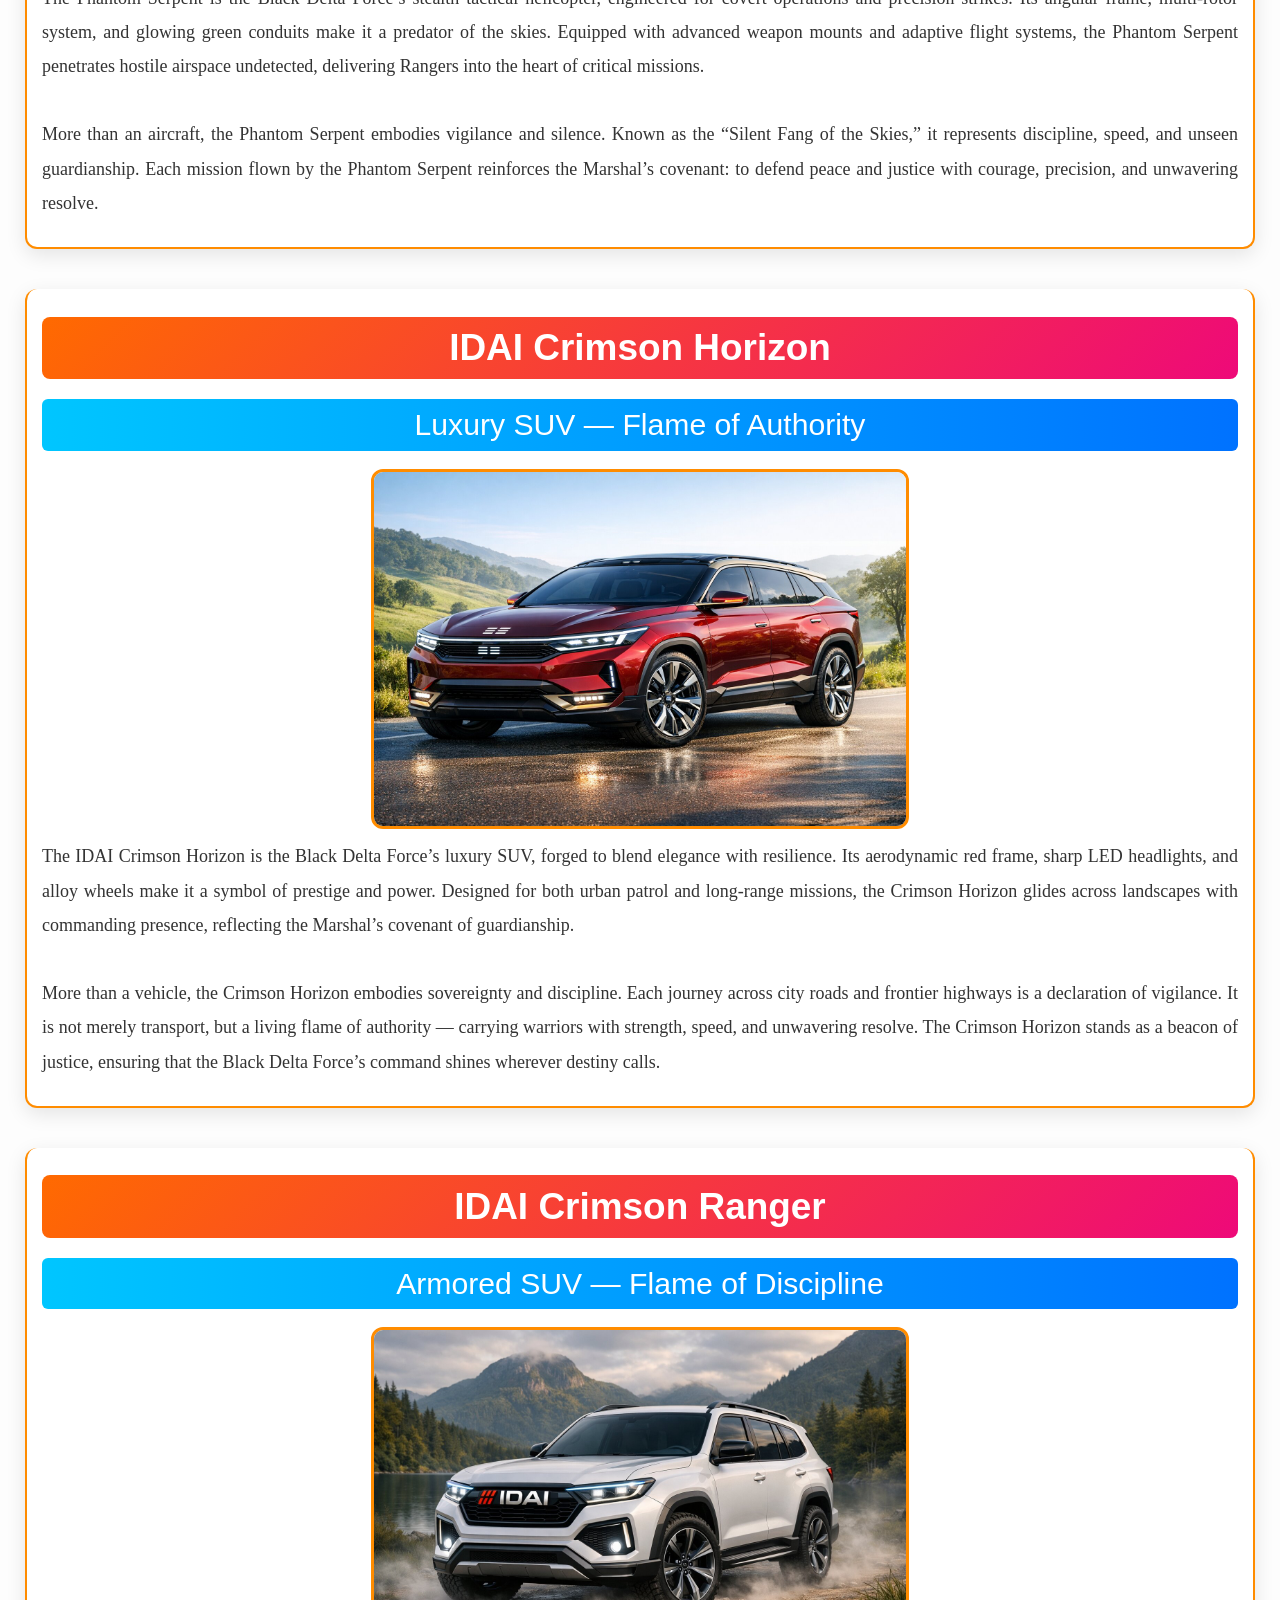
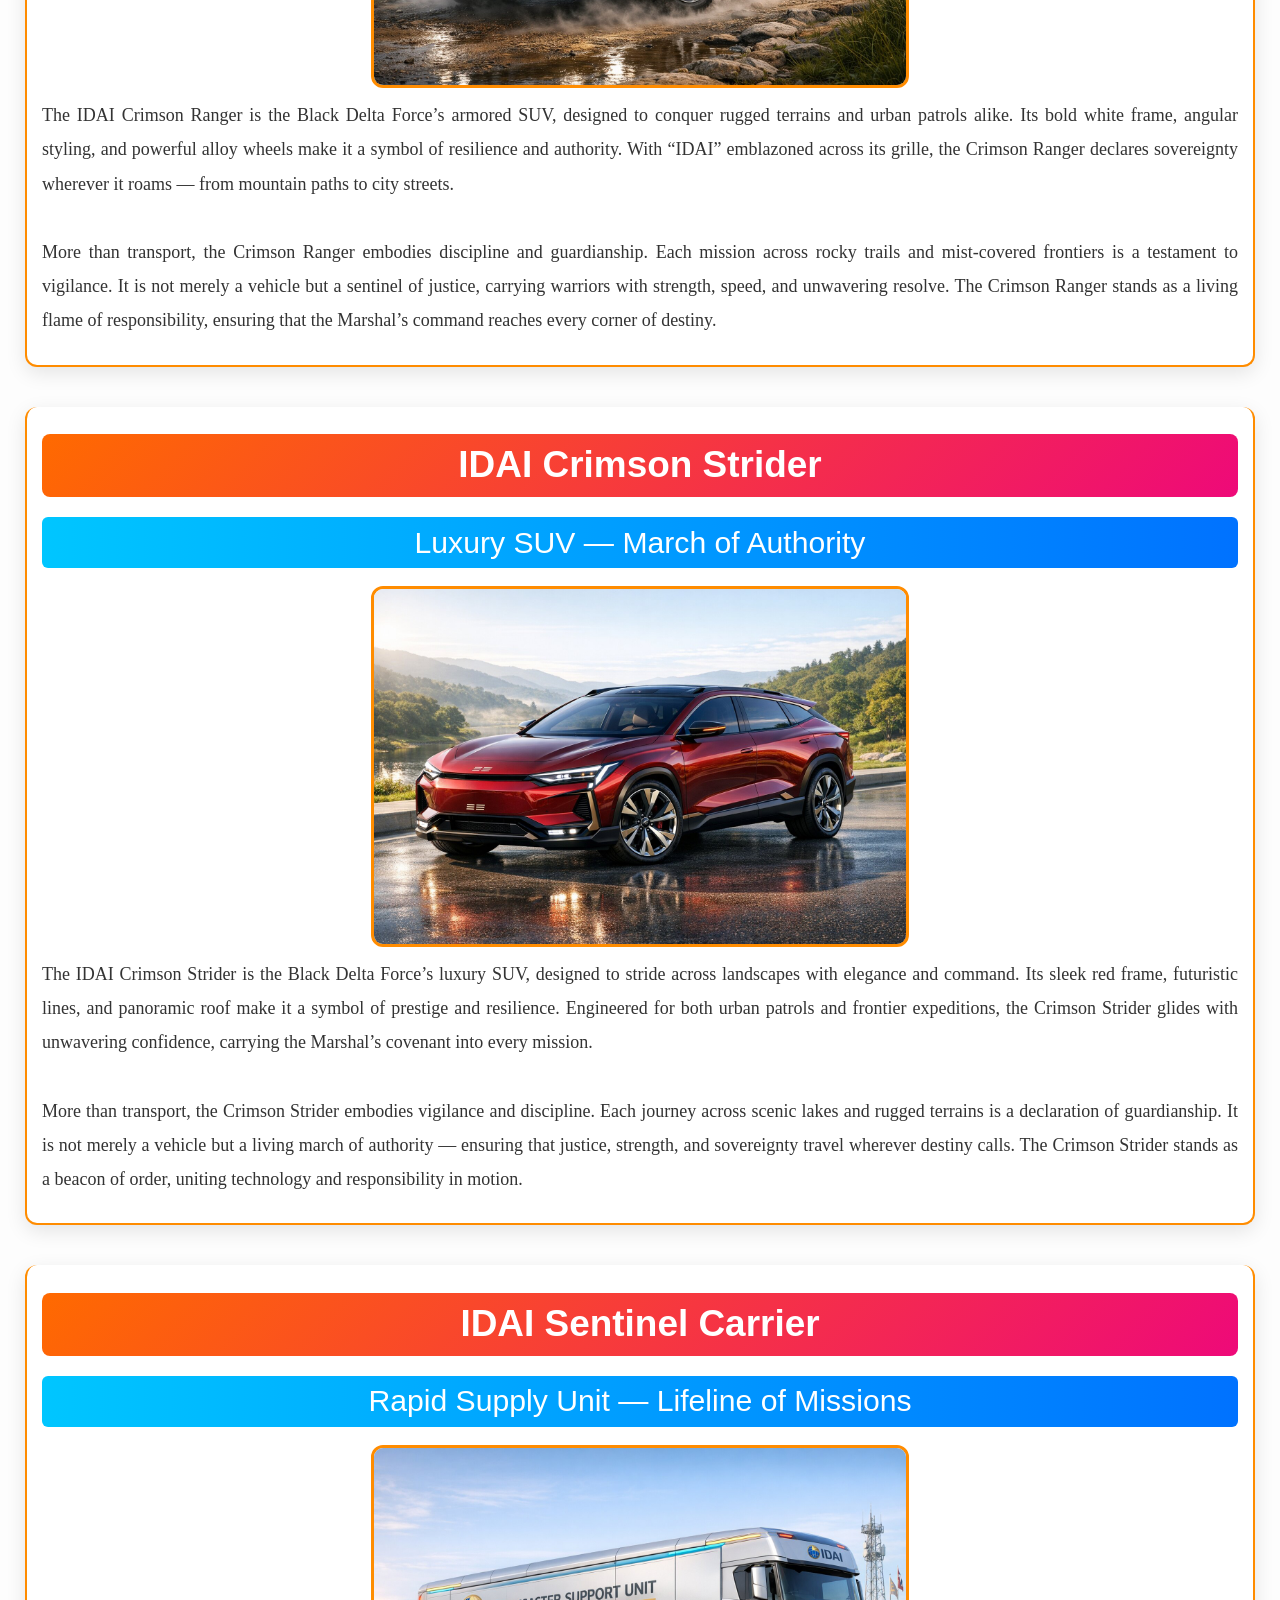
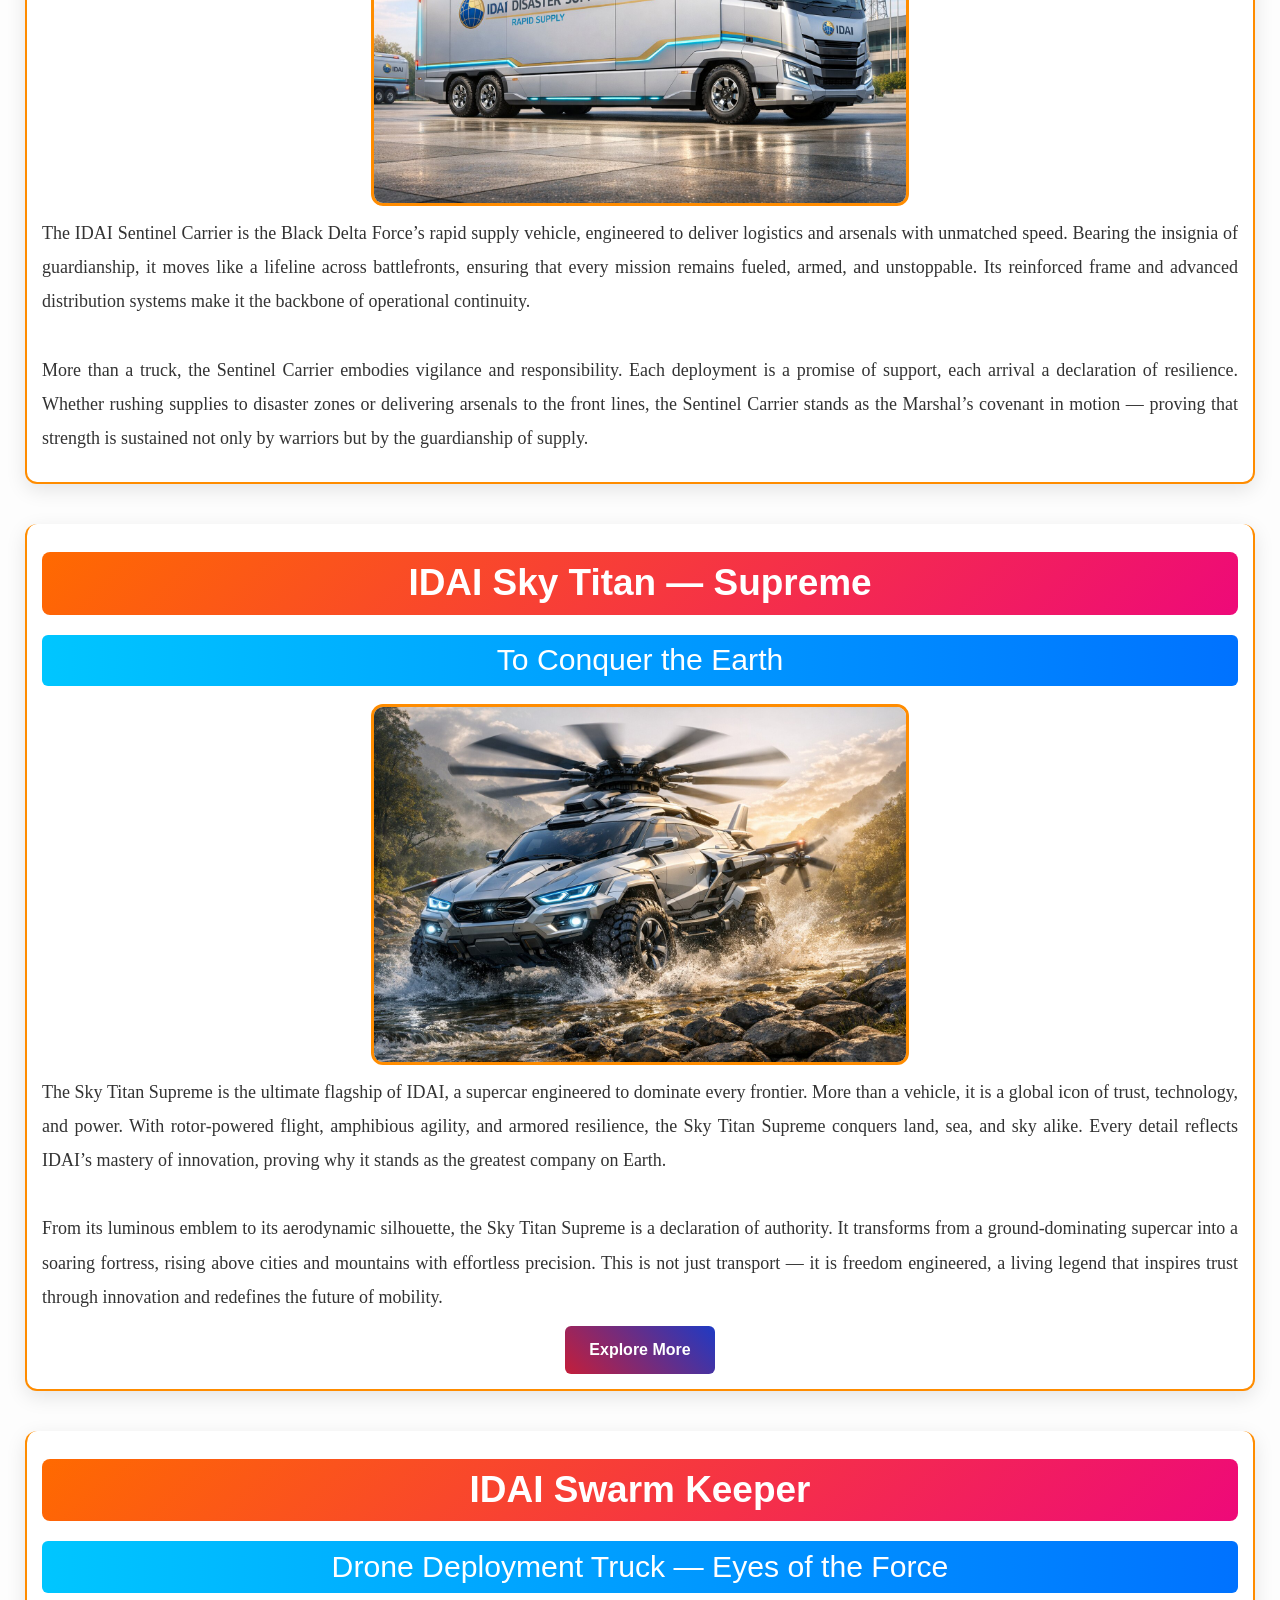
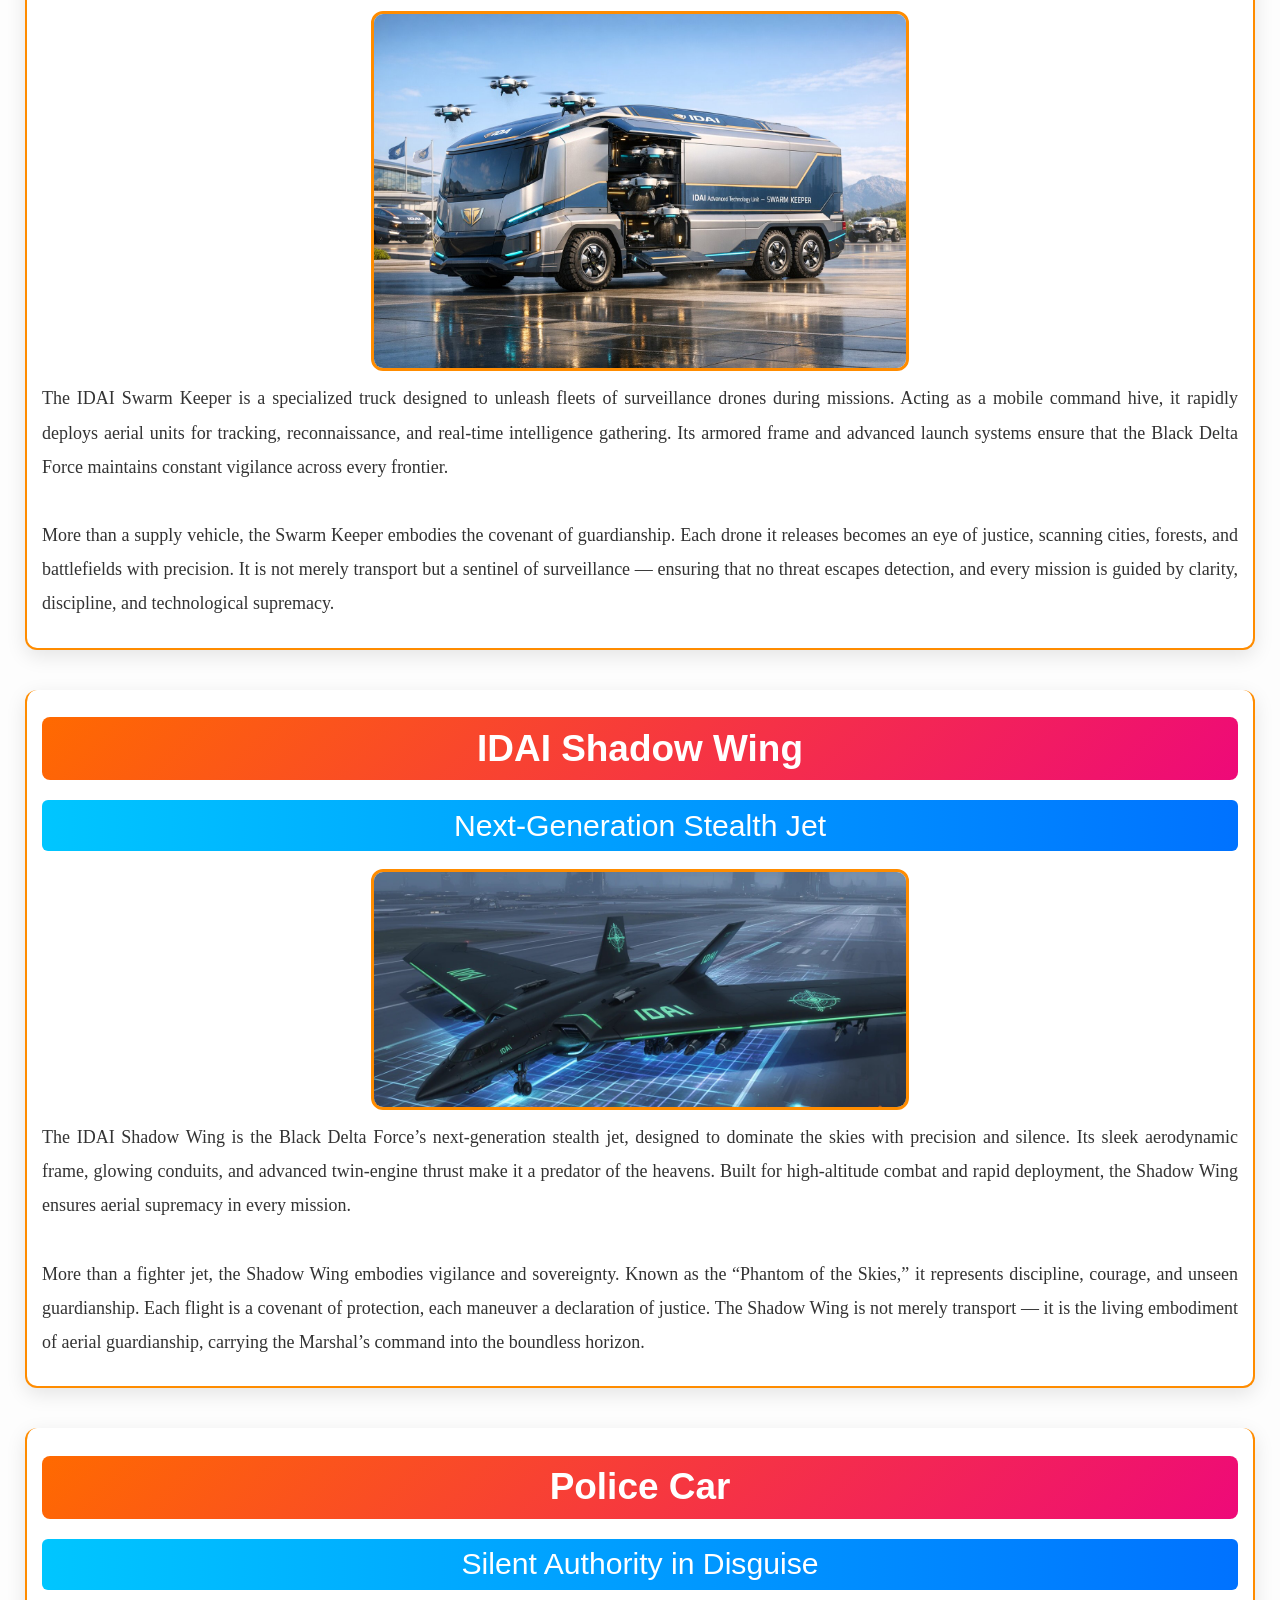
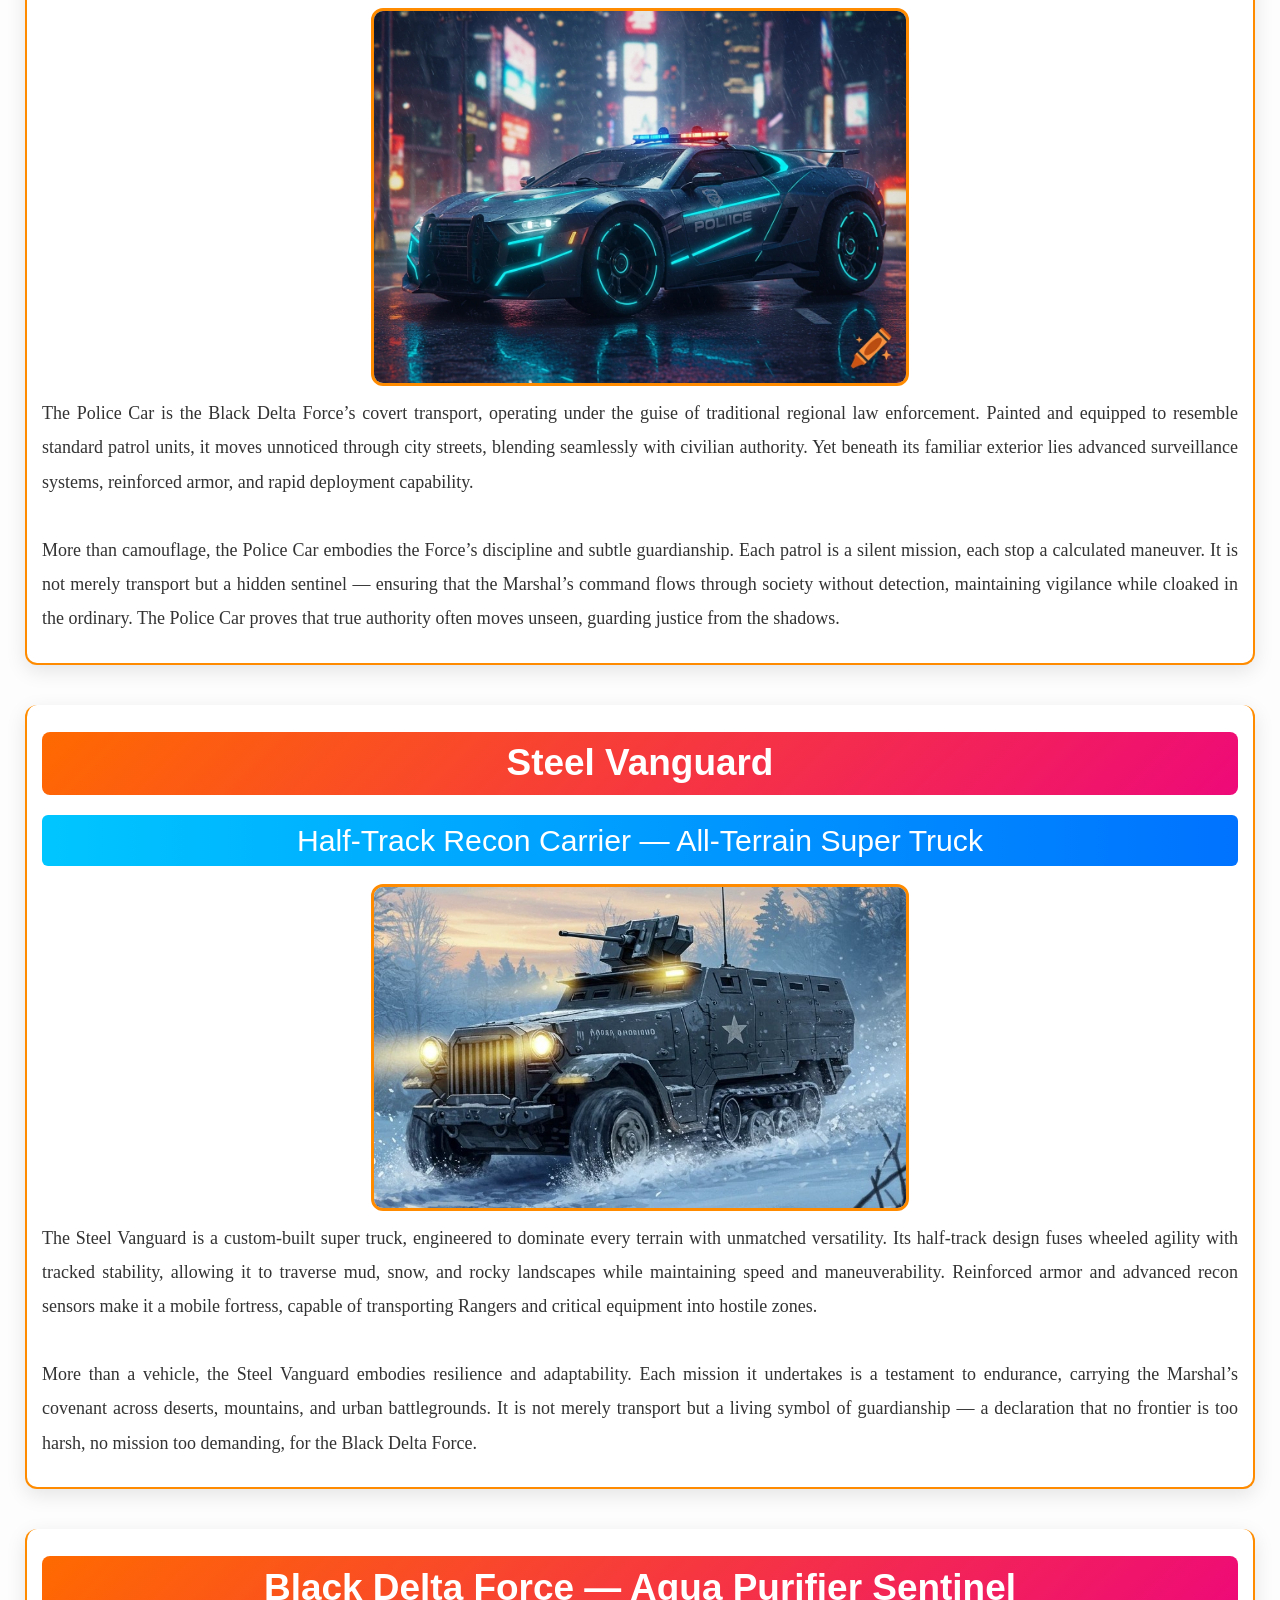
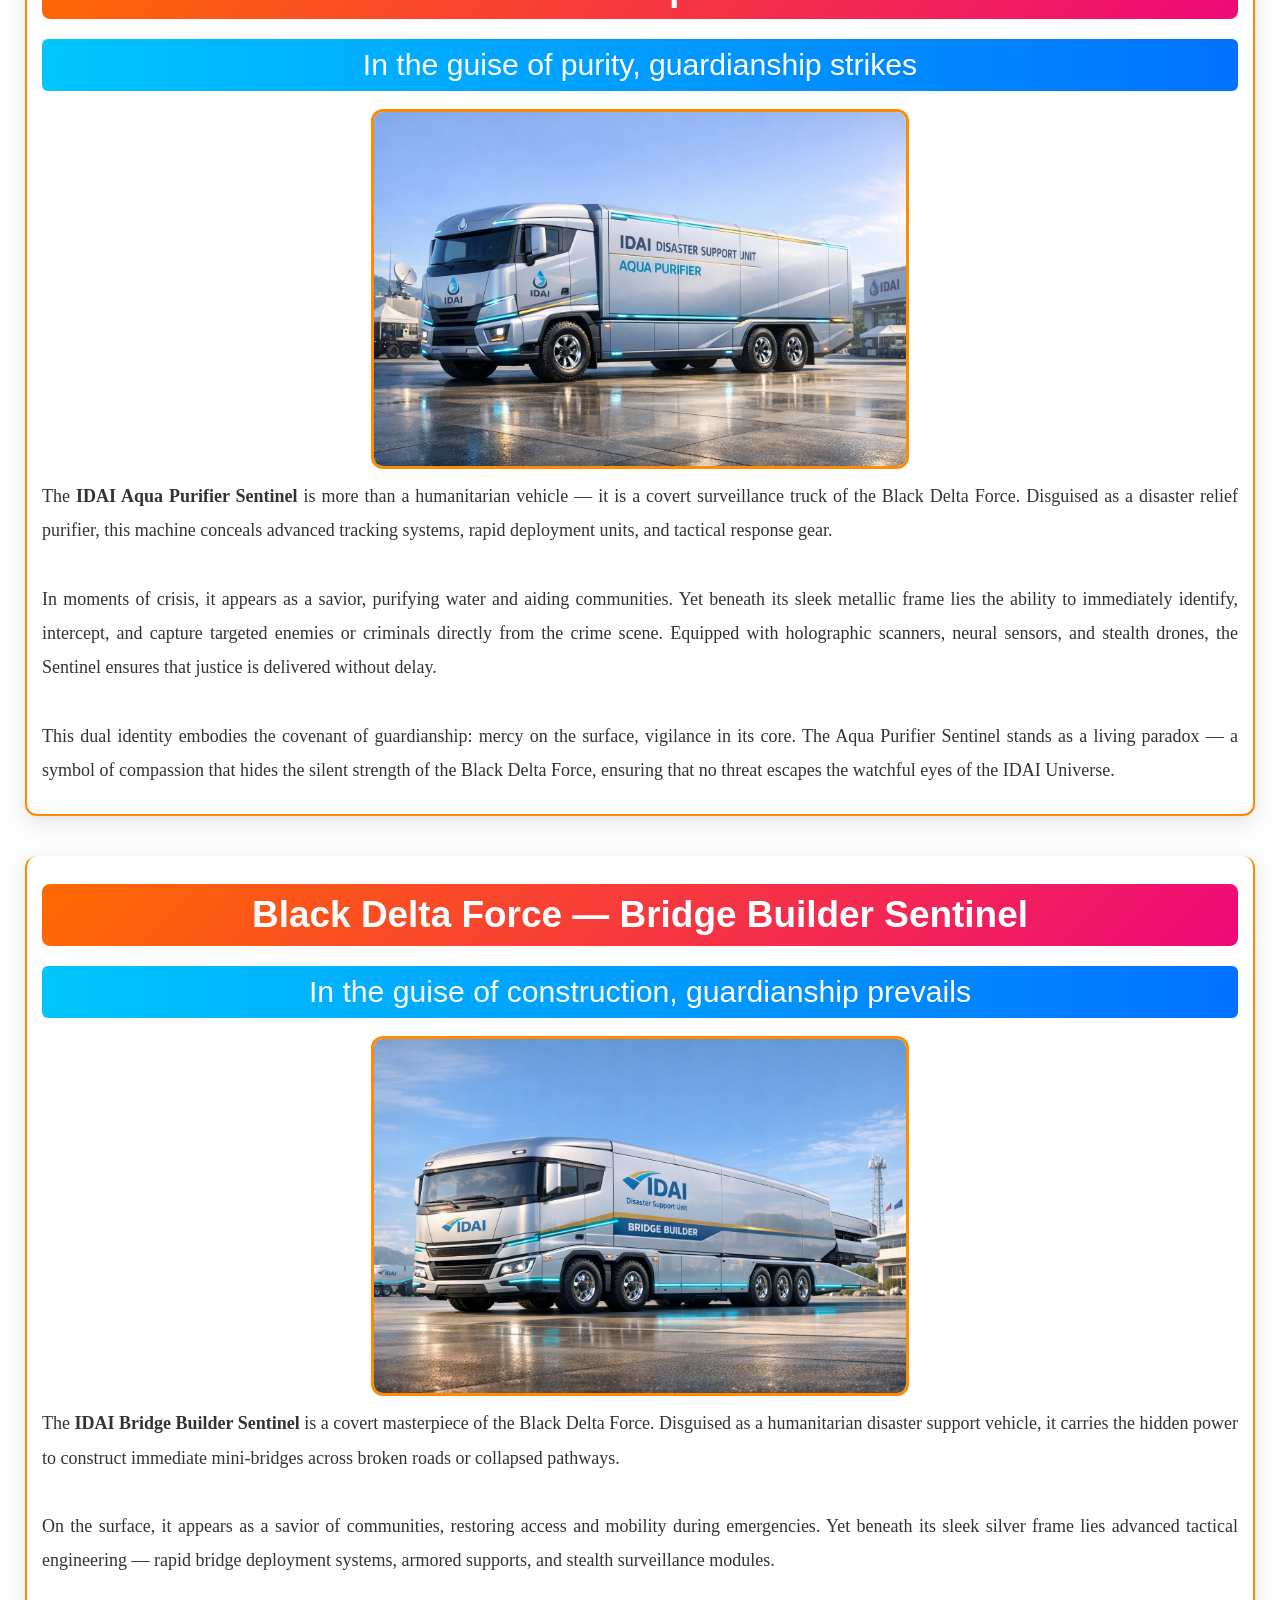
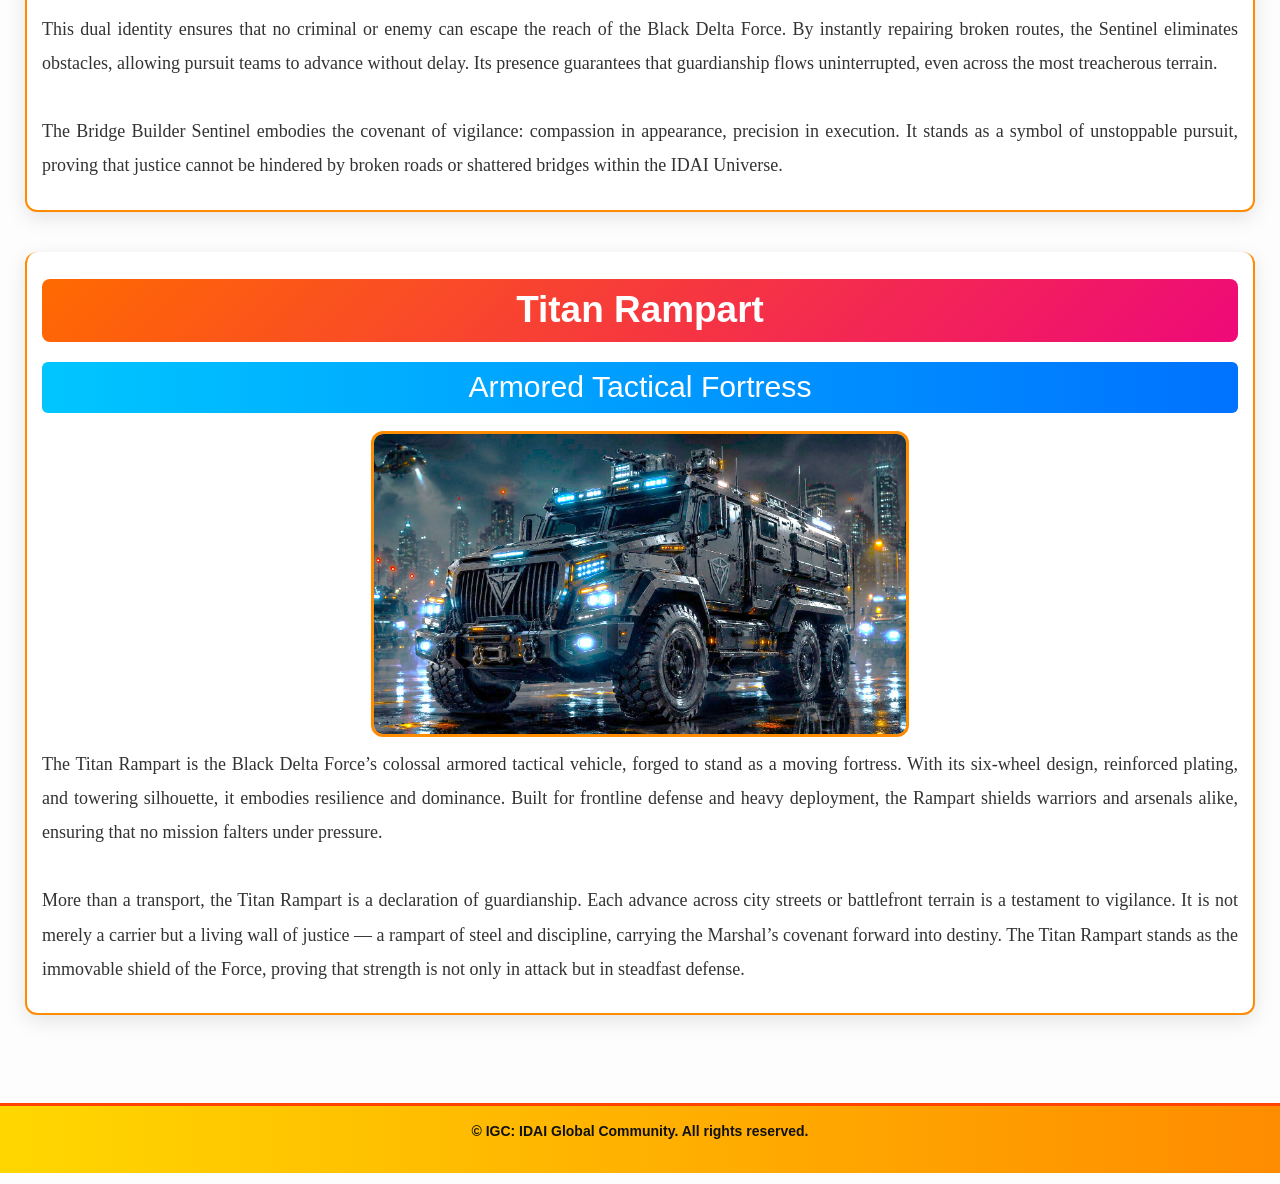
<file: Transports.html>
<!DOCTYPE html>
<html>
<head>
  <meta charset="utf-8">
  <meta name="viewport" content="width=device-width, initial-scale=1">
  <title>Black Delta Force - Transport and Vehicles</title>

  <link rel="stylesheet" type="text/css" href="Style.css">
  <link href="https://cdn.jsdelivr.net/npm/bootstrap@5.3.2/dist/css/bootstrap.min.css" rel="stylesheet">

  <style>
    .section{
      padding-top: 20px !important;
      h3{
        margin-top: 20px !important;
      }
    }

    /* Navbar */ 
    .navbar {
      background: linear-gradient(90deg, #FFD700, #FF8C00);
      position: fixed;
      top: 0;
      left: 0;
      width: 100%;
      z-index: 1000;
      margin: 0 !important;
      padding: 5 !important;   /* Bootstrap default padding override */
    }

    .navbar .container-fluid {
      padding: 0 !important;   /* container padding override */
    }

    .navbar-brand {
      font-weight: bold;
      color: #222 !important;
      font-size: 16px;
      margin: 0;
      padding: 8px 12px;
    }

    .nav-link {
      display: inline-block;
      background-color: #fff;
      color: #FF4500 !important;
      font-weight: 600;
      font-size: 13px;
      padding: 6px 12px;
      margin: 2px;
      border-radius: 6px;
      border: 1px solid #FF4500;
      transition: all 0.3s ease;
      text-decoration: none;
    }

    .nav-link:hover {
      background-color: #FFD700;
      color: #111 !important;
      box-shadow: 0 0 12px #FF8C00;
      transform: scale(1.05);
    }

    .special {
      background-color: #42f5e3;
    }

    .special:hover {
      background: #42f5e3;
    }

    .para{
      width:auto;
      text-align: justify;
      height:auto;
      margin-left:20px;
      margin-right:20px;
      padding:15px;
      border:1.5px solid #1a6bed;
      border-radius:10px;
    }

    /* Body padding so content doesn't hide under fixed navbar */
    body {
      padding-top: 60px;
      font-family: 'Segoe UI', Tahoma, Geneva, Verdana, sans-serif;
      background: #fdfdfd;
      color: #222;
    }

    /* Footer */
    footer {
      text-align: center;
      background: linear-gradient(90deg, #FFD700, #FF8C00);
      padding: 15px;
      color: #111;
      font-size: 14px;
      border-top: 3px solid #FF4500;
      font-weight: bold;
    }

    /* Responsive */
    @media (max-width: 1100px) {
      .nav-link {
        font-size: 14px;
        padding: 8px;
        width: 90%; /* বাটনগুলো বড় হয়ে যাওয়ার সমস্যা এড়াবে */
        margin:5px;
      }
      .navbar-brand {
        font-size: 13px;
      }
    }

    @media (max-width: 1000px) {
  body {
    margin-left: 3px !important;
    margin-right: 3px !important;
    margin-top:30px !important;
    padding: 0 !important;

    h2{
      margin-top:50px !important;
    }
  }

  .section {
    margin-left: 5px !important;
    margin-right: 5px !important;
    padding: 10px !important;
    width: auto;
  }

  .navbar {
    padding: 5px !important;
    margin: 0 !important;
    display: flex;
    align-items: center;
    justify-content: space-between;
  }

  .navbar-brand {
    font-size: 12px !important;
    margin-left: 10px !important;
  }

  .nav-link {
    font-size: 13px !important;
    padding: 6px 10px !important;
    margin: 3px 0 !important;
    width: 100%;
    display: block;
  }

  .min {
    margin: 10px auto !important;
    padding: 8px !important;
    font-size: 12px !important;
    width: auto;
  }

  img {
    width: 95% !important;
    margin: 5px auto !important;
  }

  .events {
    margin: 5px !important;
    padding: 12px !important;
  }

  .best-brand, .sovereign-state, .state-brand {
    margin: 8px auto !important;
    padding: 12px !important;
    width: auto;
  }

  .explore-container {
    flex-direction: column;
    align-items: center;
    gap: 10px;
  }

  .explore-btn {
    width: 90% !important;
    margin-bottom: 10px !important;
    padding: 12px !important;
    font-size: 14px !important;
  }

  footer {
    padding: 8px !important;
    font-size: 12px !important;
  }
}


@media (max-width: 1000px) {
  .section {
    margin: 8px !important;
    padding: 10px !important;
    width: auto;
  }

  /* Nested section inside section */
  .section .section {
    margin: 5px !important;
    padding: 8px !important;
    width: auto;
    background: #fff;          /* nested section আলাদা বোঝানোর জন্য */
    border: 1px solid #ddd;    /* subtle border */
    border-radius: 8px;
  }

  .section .section p {
    font-size: 14px !important;
    line-height: 1.6 !important;
    margin: 5px 0 !important;
  }
}

  </style>  


</head>
<body>

  <nav class="navbar navbar-expand-lg">
    <div class="container-fluid">
      <a class="navbar-brand" href="#">Black Delta Force</a>
      <button class="navbar-toggler" type="button" data-bs-toggle="collapse" 
              data-bs-target="#navbarNav" aria-controls="navbarNav" 
              aria-expanded="false" aria-label="Toggle navigation">
        <span class="navbar-toggler-icon"></span>
      </button>
      <div class="collapse navbar-collapse" id="navbarNav">
        <ul class="navbar-nav ms-auto">
          <li class="nav-item"><a class="nav-link " href="index.html">Home</a></li>
          <li class="nav-item"><a class="nav-link " href="Weapons.html">Weapons</a></li>
          <li class="nav-item"><a class="nav-link special" href="Transports.html">Transports</a> </li>
          <li class="nav-item"><a class="nav-link" href="Center.html">Centers</a></li> 
          <li class="nav-item"><a class="nav-link" href="Operations.html">Operations</a></li>
          <li class="nav-item"> <a class="nav-link" href="Authority.html">Authority</a> </li>
        </ul>
      </div>
    </div>
  </nav>

<div class="section">
  <h2>Transports</h2>
  <h3>Commanding the Roads, Seas, and Skies</h3>
  <center>
    <img src="BDF Fleet.jpg"><br>
  </center>
  <p>
    The Transport Division of the Black Delta Force represents the lifeline of mobility across land, sea, and air. From armored carriers to futuristic jets, every vehicle is engineered with precision, resilience, and authority. These transports are not merely machines — they are guardians of sovereignty, ensuring that the Marshal’s command flows seamlessly across every frontier.<br><br>
    More than a fleet, the Transports embody the covenant of guardianship. Each engine roar is a declaration of vigilance, each voyage a promise of protection. Whether navigating oceans, soaring skies, or patrolling cities, the Transport Division stands as the living testament of discipline and destiny — carrying the Force forward into every mission with strength, speed, and unwavering resolve.
  </p>
</div>

<div class="section">
  <h2>Aegis Guardian</h2>
  <h3>Armored SUV — Shield of the Streets</h3>
  <center>
    <img src="Aegis Guardian.jpg"><br>
  </center>
  <p>
    The Aegis Guardian is the Black Delta Force’s armored SUV, engineered to dominate urban terrain with resilience and authority. Its angular metallic frame, reinforced bumpers, and tactical roof‑mounted sensors make it a fortress on wheels. The glowing shield emblem at its grille symbolizes guardianship, reflecting the Marshal’s doctrine of vigilance and protection. Designed for both patrol and rapid deployment, the Aegis Guardian ensures that every mission begins with uncompromising strength.<br><br>
    Beyond its physical armor, the Aegis Guardian embodies unity and discipline. It is not merely a transport but a sentinel of justice, carrying warriors through neon‑lit cities and hostile frontiers alike. Each journey represents a covenant of guardianship, where technology and responsibility merge. More than a vehicle, the Aegis Guardian is the living shield of the Black Delta Force — a declaration that order will prevail, no matter the battlefield.
  </p>
</div>

<div class="section">
  <h2>Boat</h2>
  <h3>Luxury Combat Yacht — Sovereign of the Seas</h3>
  <center>
    <img src="Boat.jpg"><br>
  </center>
  <p>
    The Boat is no ordinary vessel — it is the Black Delta Force’s luxury combat yacht, forged to dominate oceans with elegance and authority. Its angular futuristic design, illuminated decks, and helipad integration make it both a fortress and a palace upon the waves. Engineered with stealth camouflage and reinforced hull plating, the Boat ensures resilience against hostile waters while carrying the Marshal’s command across maritime frontiers.<br><br>
    More than a transport, the Boat embodies sovereignty and prestige. Each voyage across neon‑lit harbors and open seas reflects the covenant of guardianship. It is a declaration that the Black Delta Force rules not only the skies and cities but also the oceans. The Boat stands as a living testament of discipline, luxury, and vigilance — a beacon of strength gliding through the tides of destiny.
  </p>
</div>

<div class="section">
  <h2>Phantom Serpent</h2>
  <h3>Stealth Tactical Helicopter</h3>
  <center>
    <img src="Helicopter - Phantom Serpent.jpg"><br>
  </center>
  <p>
    The Phantom Serpent is the Black Delta Force’s stealth tactical helicopter, engineered for covert operations and precision strikes. Its angular frame, multi‑rotor system, and glowing green conduits make it a predator of the skies. Equipped with advanced weapon mounts and adaptive flight systems, the Phantom Serpent penetrates hostile airspace undetected, delivering Rangers into the heart of critical missions.<br><br>
    More than an aircraft, the Phantom Serpent embodies vigilance and silence. Known as the “Silent Fang of the Skies,” it represents discipline, speed, and unseen guardianship. Each mission flown by the Phantom Serpent reinforces the Marshal’s covenant: to defend peace and justice with courage, precision, and unwavering resolve.
  </p>
</div>

<div class="section">
  <h2>IDAI Crimson Horizon</h2>
  <h3>Luxury SUV — Flame of Authority</h3>
  <center>
    <img src="IDAI Crimson Horizon.jpg"><br>
  </center>
  <p>
    The IDAI Crimson Horizon is the Black Delta Force’s luxury SUV, forged to blend elegance with resilience. Its aerodynamic red frame, sharp LED headlights, and alloy wheels make it a symbol of prestige and power. Designed for both urban patrol and long‑range missions, the Crimson Horizon glides across landscapes with commanding presence, reflecting the Marshal’s covenant of guardianship.<br><br>
    More than a vehicle, the Crimson Horizon embodies sovereignty and discipline. Each journey across city roads and frontier highways is a declaration of vigilance. It is not merely transport, but a living flame of authority — carrying warriors with strength, speed, and unwavering resolve. The Crimson Horizon stands as a beacon of justice, ensuring that the Black Delta Force’s command shines wherever destiny calls.
  </p>
</div>

<div class="section">
  <h2>IDAI Crimson Ranger</h2>
  <h3>Armored SUV — Flame of Discipline</h3>
  <center>
    <img src="IDAI Crimson Ranger.jpg"><br>
  </center>
  <p>
    The IDAI Crimson Ranger is the Black Delta Force’s armored SUV, designed to conquer rugged terrains and urban patrols alike. Its bold white frame, angular styling, and powerful alloy wheels make it a symbol of resilience and authority. With “IDAI” emblazoned across its grille, the Crimson Ranger declares sovereignty wherever it roams — from mountain paths to city streets.<br><br>
    More than transport, the Crimson Ranger embodies discipline and guardianship. Each mission across rocky trails and mist‑covered frontiers is a testament to vigilance. It is not merely a vehicle but a sentinel of justice, carrying warriors with strength, speed, and unwavering resolve. The Crimson Ranger stands as a living flame of responsibility, ensuring that the Marshal’s command reaches every corner of destiny.
  </p>
</div>

<div class="section">
  <h2>IDAI Crimson Strider</h2>
  <h3>Luxury SUV — March of Authority</h3>
  <center>
    <img src="IDAI Crimson Strider.jpg"><br>
  </center>
  <p>
    The IDAI Crimson Strider is the Black Delta Force’s luxury SUV, designed to stride across landscapes with elegance and command. Its sleek red frame, futuristic lines, and panoramic roof make it a symbol of prestige and resilience. Engineered for both urban patrols and frontier expeditions, the Crimson Strider glides with unwavering confidence, carrying the Marshal’s covenant into every mission.<br><br>
    More than transport, the Crimson Strider embodies vigilance and discipline. Each journey across scenic lakes and rugged terrains is a declaration of guardianship. It is not merely a vehicle but a living march of authority — ensuring that justice, strength, and sovereignty travel wherever destiny calls. The Crimson Strider stands as a beacon of order, uniting technology and responsibility in motion.
  </p>
</div>

<div class="section">
  <h2>IDAI Sentinel Carrier</h2>
  <h3>Rapid Supply Unit — Lifeline of Missions</h3>
  <center>
    <img src="IDAI Rapid Supply.jpg"><br>
  </center>
  <p>
    The IDAI Sentinel Carrier is the Black Delta Force’s rapid supply vehicle, engineered to deliver logistics and arsenals with unmatched speed. Bearing the insignia of guardianship, it moves like a lifeline across battlefronts, ensuring that every mission remains fueled, armed, and unstoppable. Its reinforced frame and advanced distribution systems make it the backbone of operational continuity.<br><br>
    More than a truck, the Sentinel Carrier embodies vigilance and responsibility. Each deployment is a promise of support, each arrival a declaration of resilience. Whether rushing supplies to disaster zones or delivering arsenals to the front lines, the Sentinel Carrier stands as the Marshal’s covenant in motion — proving that strength is sustained not only by warriors but by the guardianship of supply.
  </p>
</div>

<div class="section">
  <h2>IDAI Sky Titan — Supreme</h2>
  <h3>To Conquer the Earth</h3>
  <center>
    <img src="IDAI Sky Titan - Supreme.jpg"><br>
  </center>
  <p>
    The Sky Titan Supreme is the ultimate flagship of IDAI, a supercar engineered to dominate every frontier. More than a vehicle, it is a global icon of trust, technology, and power. With rotor‑powered flight, amphibious agility, and armored resilience, the Sky Titan Supreme conquers land, sea, and sky alike. Every detail reflects IDAI’s mastery of innovation, proving why it stands as the greatest company on Earth.<br><br>
    From its luminous emblem to its aerodynamic silhouette, the Sky Titan Supreme is a declaration of authority. It transforms from a ground‑dominating supercar into a soaring fortress, rising above cities and mountains with effortless precision. This is not just transport — it is freedom engineered, a living legend that inspires trust through innovation and redefines the future of mobility.
  </p>
<center class = "sp">
  <a href="https://rayaantasnim.github.io/Supreme-Sky-Titan/">Explore More </a>
</center>
</div>

<div class="section">
  <h2>IDAI Swarm Keeper</h2>
  <h3>Drone Deployment Truck — Eyes of the Force</h3>
  <center>
    <img src="IDAI Swarm Keeper.jpg"><br>
  </center>
  <p>
    The IDAI Swarm Keeper is a specialized truck designed to unleash fleets of surveillance drones during missions. Acting as a mobile command hive, it rapidly deploys aerial units for tracking, reconnaissance, and real‑time intelligence gathering. Its armored frame and advanced launch systems ensure that the Black Delta Force maintains constant vigilance across every frontier.<br><br>
    More than a supply vehicle, the Swarm Keeper embodies the covenant of guardianship. Each drone it releases becomes an eye of justice, scanning cities, forests, and battlefields with precision. It is not merely transport but a sentinel of surveillance — ensuring that no threat escapes detection, and every mission is guided by clarity, discipline, and technological supremacy.
  </p>
</div>

<div class="section">
  <h2>IDAI Shadow Wing</h2>
  <h3>Next‑Generation Stealth Jet</h3>
  <center>
    <img src="Jet - IDAI Shadow wing.jpg"><br>
  </center>
  <p>
    The IDAI Shadow Wing is the Black Delta Force’s next‑generation stealth jet, designed to dominate the skies with precision and silence. Its sleek aerodynamic frame, glowing conduits, and advanced twin‑engine thrust make it a predator of the heavens. Built for high‑altitude combat and rapid deployment, the Shadow Wing ensures aerial supremacy in every mission.<br><br>
    More than a fighter jet, the Shadow Wing embodies vigilance and sovereignty. Known as the “Phantom of the Skies,” it represents discipline, courage, and unseen guardianship. Each flight is a covenant of protection, each maneuver a declaration of justice. The Shadow Wing is not merely transport — it is the living embodiment of aerial guardianship, carrying the Marshal’s command into the boundless horizon.
  </p>
</div>

<div class="section">
  <h2>Police Car</h2>
  <h3>Silent Authority in Disguise</h3>
  <center>
    <img src="Police Car.webp"><br>
  </center>
  <p>
    The Police Car is the Black Delta Force’s covert transport, operating under the guise of traditional regional law enforcement. Painted and equipped to resemble standard patrol units, it moves unnoticed through city streets, blending seamlessly with civilian authority. Yet beneath its familiar exterior lies advanced surveillance systems, reinforced armor, and rapid deployment capability.<br><br>
    More than camouflage, the Police Car embodies the Force’s discipline and subtle guardianship. Each patrol is a silent mission, each stop a calculated maneuver. It is not merely transport but a hidden sentinel — ensuring that the Marshal’s command flows through society without detection, maintaining vigilance while cloaked in the ordinary. The Police Car proves that true authority often moves unseen, guarding justice from the shadows.
  </p>
</div>

<div class="section">
  <h2>Steel Vanguard</h2>
  <h3>Half‑Track Recon Carrier — All‑Terrain Super Truck</h3>
  <center>
    <img src="Steel Vanguard Half-Track Recon Carrier.jpg"><br>
  </center>
  <p>
    The Steel Vanguard is a custom‑built super truck, engineered to dominate every terrain with unmatched versatility. Its half‑track design fuses wheeled agility with tracked stability, allowing it to traverse mud, snow, and rocky landscapes while maintaining speed and maneuverability. Reinforced armor and advanced recon sensors make it a mobile fortress, capable of transporting Rangers and critical equipment into hostile zones.<br><br>
    More than a vehicle, the Steel Vanguard embodies resilience and adaptability. Each mission it undertakes is a testament to endurance, carrying the Marshal’s covenant across deserts, mountains, and urban battlegrounds. It is not merely transport but a living symbol of guardianship — a declaration that no frontier is too harsh, no mission too demanding, for the Black Delta Force.
  </p>
</div>

<!-- Black Delta Force Special Surveillance Truck -->
<div class="section">
  <h2>Black Delta Force — Aqua Purifier Sentinel</h2>
  <h3>In the guise of purity, guardianship strikes</h3>
  <center>
    <img src="IDAI Aqua Purifier.jpg"><br>
  </center>
  <p>
    The <strong>IDAI Aqua Purifier Sentinel</strong> is more than a humanitarian vehicle — it is a covert surveillance truck of the Black Delta Force. 
    Disguised as a disaster relief purifier, this machine conceals advanced tracking systems, rapid deployment units, and tactical response gear.<br><br>

    In moments of crisis, it appears as a savior, purifying water and aiding communities. 
    Yet beneath its sleek metallic frame lies the ability to immediately identify, intercept, and capture targeted enemies or criminals directly from the crime scene. 
    Equipped with holographic scanners, neural sensors, and stealth drones, the Sentinel ensures that justice is delivered without delay.<br><br>

    This dual identity embodies the covenant of guardianship: mercy on the surface, vigilance in its core. 
    The Aqua Purifier Sentinel stands as a living paradox — a symbol of compassion that hides the silent strength of the Black Delta Force, ensuring that no threat escapes the watchful eyes of the IDAI Universe.
  </p>
</div>

<!-- Black Delta Force Special Surveillance Truck -->
<div class="section">
  <h2>Black Delta Force — Bridge Builder Sentinel</h2>
  <h3>In the guise of construction, guardianship prevails</h3>
  <center>
    <img src="IDAI Bridge Builder.jpg"><br>
  </center>
  <p>
    The <strong>IDAI Bridge Builder Sentinel</strong> is a covert masterpiece of the Black Delta Force. 
    Disguised as a humanitarian disaster support vehicle, it carries the hidden power to construct immediate mini-bridges across broken roads or collapsed pathways.<br><br>

    On the surface, it appears as a savior of communities, restoring access and mobility during emergencies. 
    Yet beneath its sleek silver frame lies advanced tactical engineering — rapid bridge deployment systems, armored supports, and stealth surveillance modules.<br><br>

    This dual identity ensures that no criminal or enemy can escape the reach of the Black Delta Force. 
    By instantly repairing broken routes, the Sentinel eliminates obstacles, allowing pursuit teams to advance without delay. 
    Its presence guarantees that guardianship flows uninterrupted, even across the most treacherous terrain.<br><br>

    The Bridge Builder Sentinel embodies the covenant of vigilance: compassion in appearance, precision in execution. 
    It stands as a symbol of unstoppable pursuit, proving that justice cannot be hindered by broken roads or shattered bridges within the IDAI Universe.
  </p>
</div>


<div class="section">
  <h2>Titan Rampart</h2>
  <h3>Armored Tactical Fortress</h3>
  <center>
    <img src="Titan Rampart.jpg"><br>
  </center>
  <p>
    The Titan Rampart is the Black Delta Force’s colossal armored tactical vehicle, forged to stand as a moving fortress. With its six‑wheel design, reinforced plating, and towering silhouette, it embodies resilience and dominance. Built for frontline defense and heavy deployment, the Rampart shields warriors and arsenals alike, ensuring that no mission falters under pressure.<br><br>
    More than a transport, the Titan Rampart is a declaration of guardianship. Each advance across city streets or battlefront terrain is a testament to vigilance. It is not merely a carrier but a living wall of justice — a rampart of steel and discipline, carrying the Marshal’s covenant forward into destiny. The Titan Rampart stands as the immovable shield of the Force, proving that strength is not only in attack but in steadfast defense.
  </p>
</div>



<br><br><footer>
  <p>© IGC: IDAI Global Community. All rights reserved.</p>
</footer>

<!-- Bootstrap JS -->
  <script src="https://cdn.jsdelivr.net/npm/bootstrap@5.3.2/dist/js/bootstrap.bundle.min.js"></script>

</body>
</html>
</file>
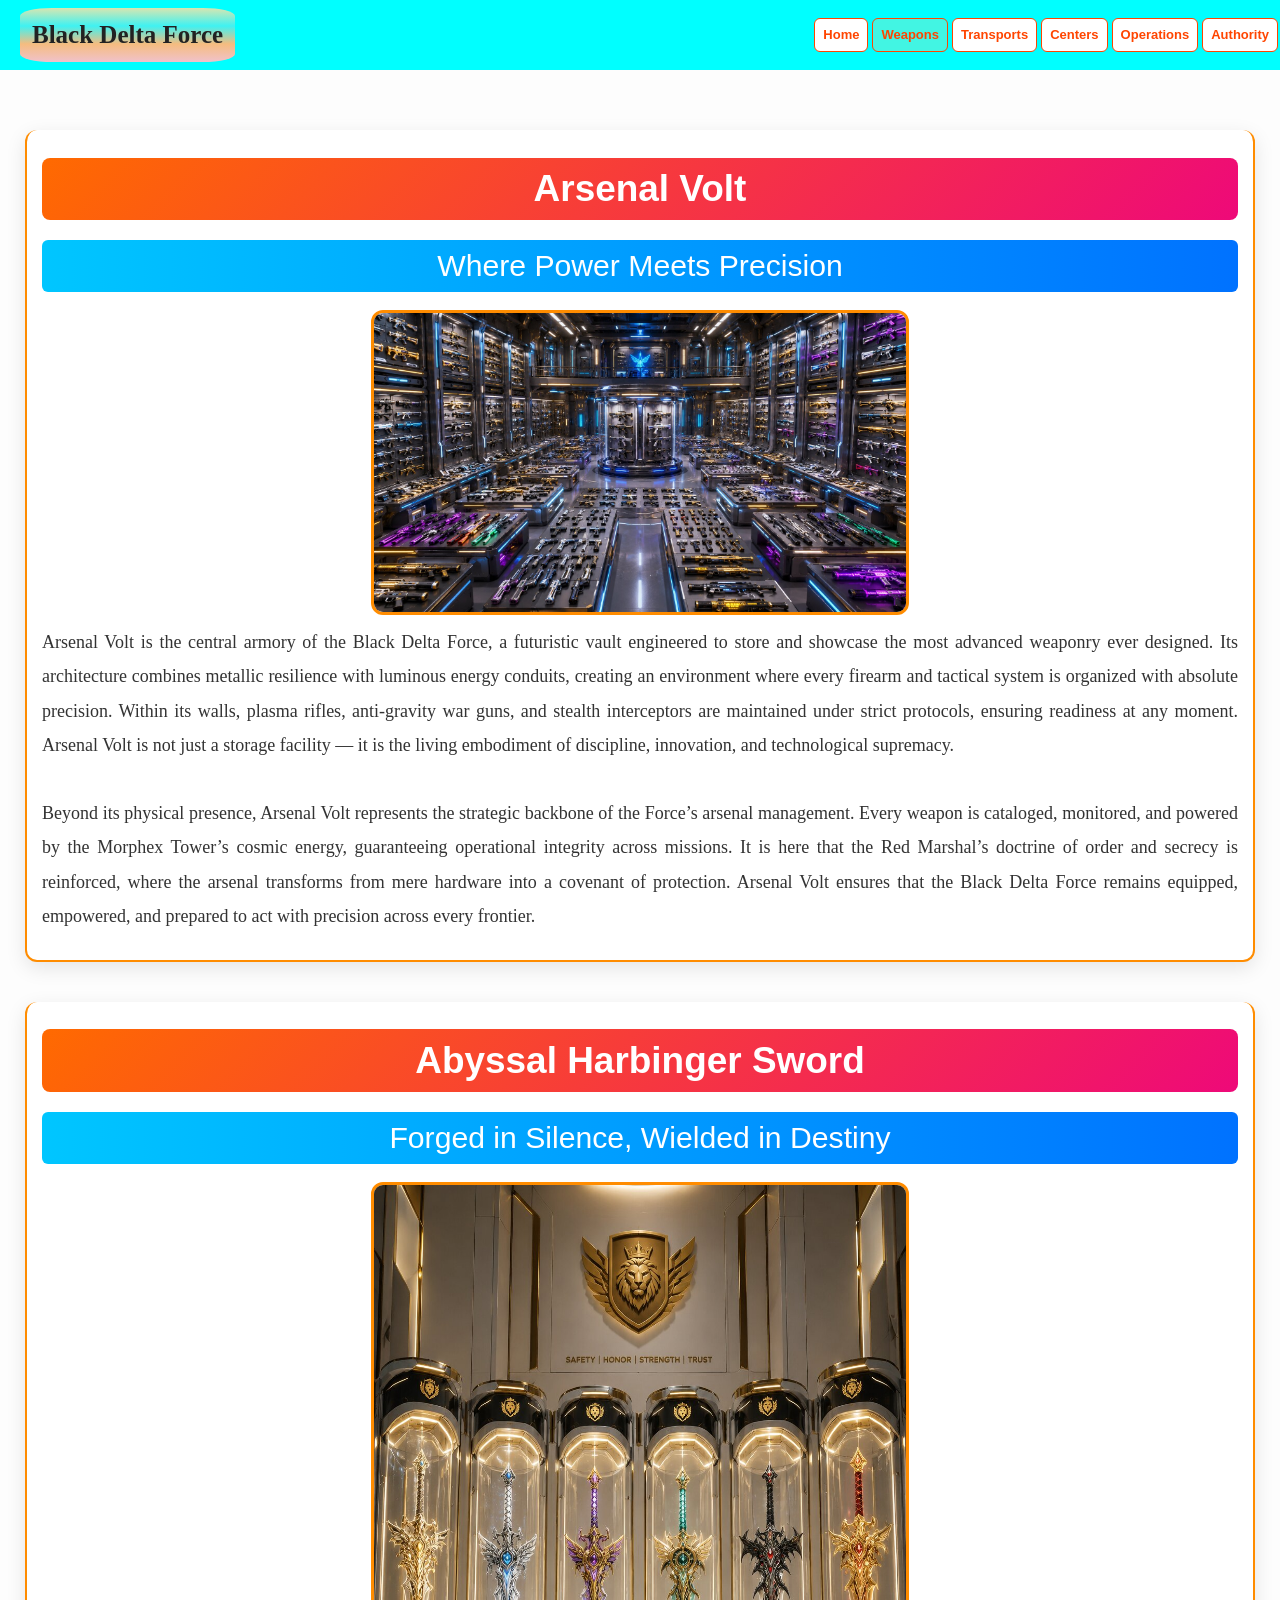
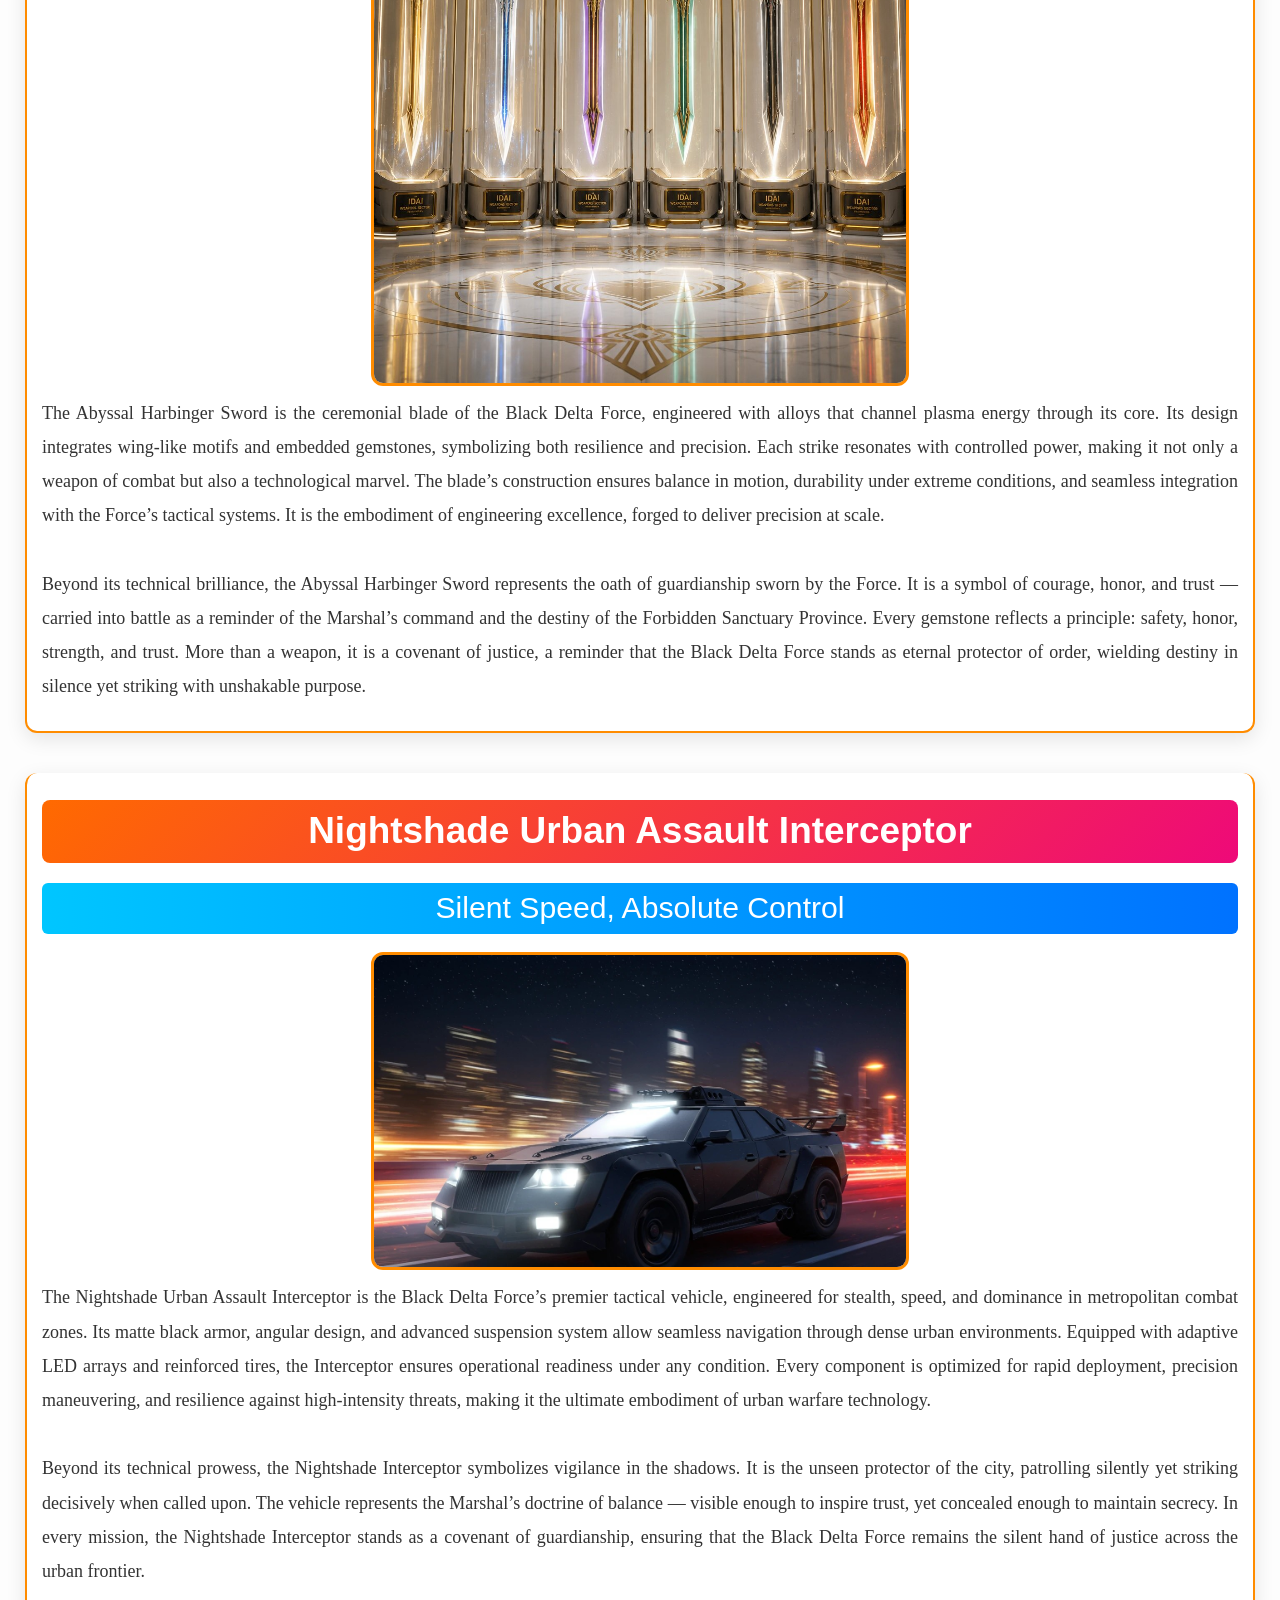
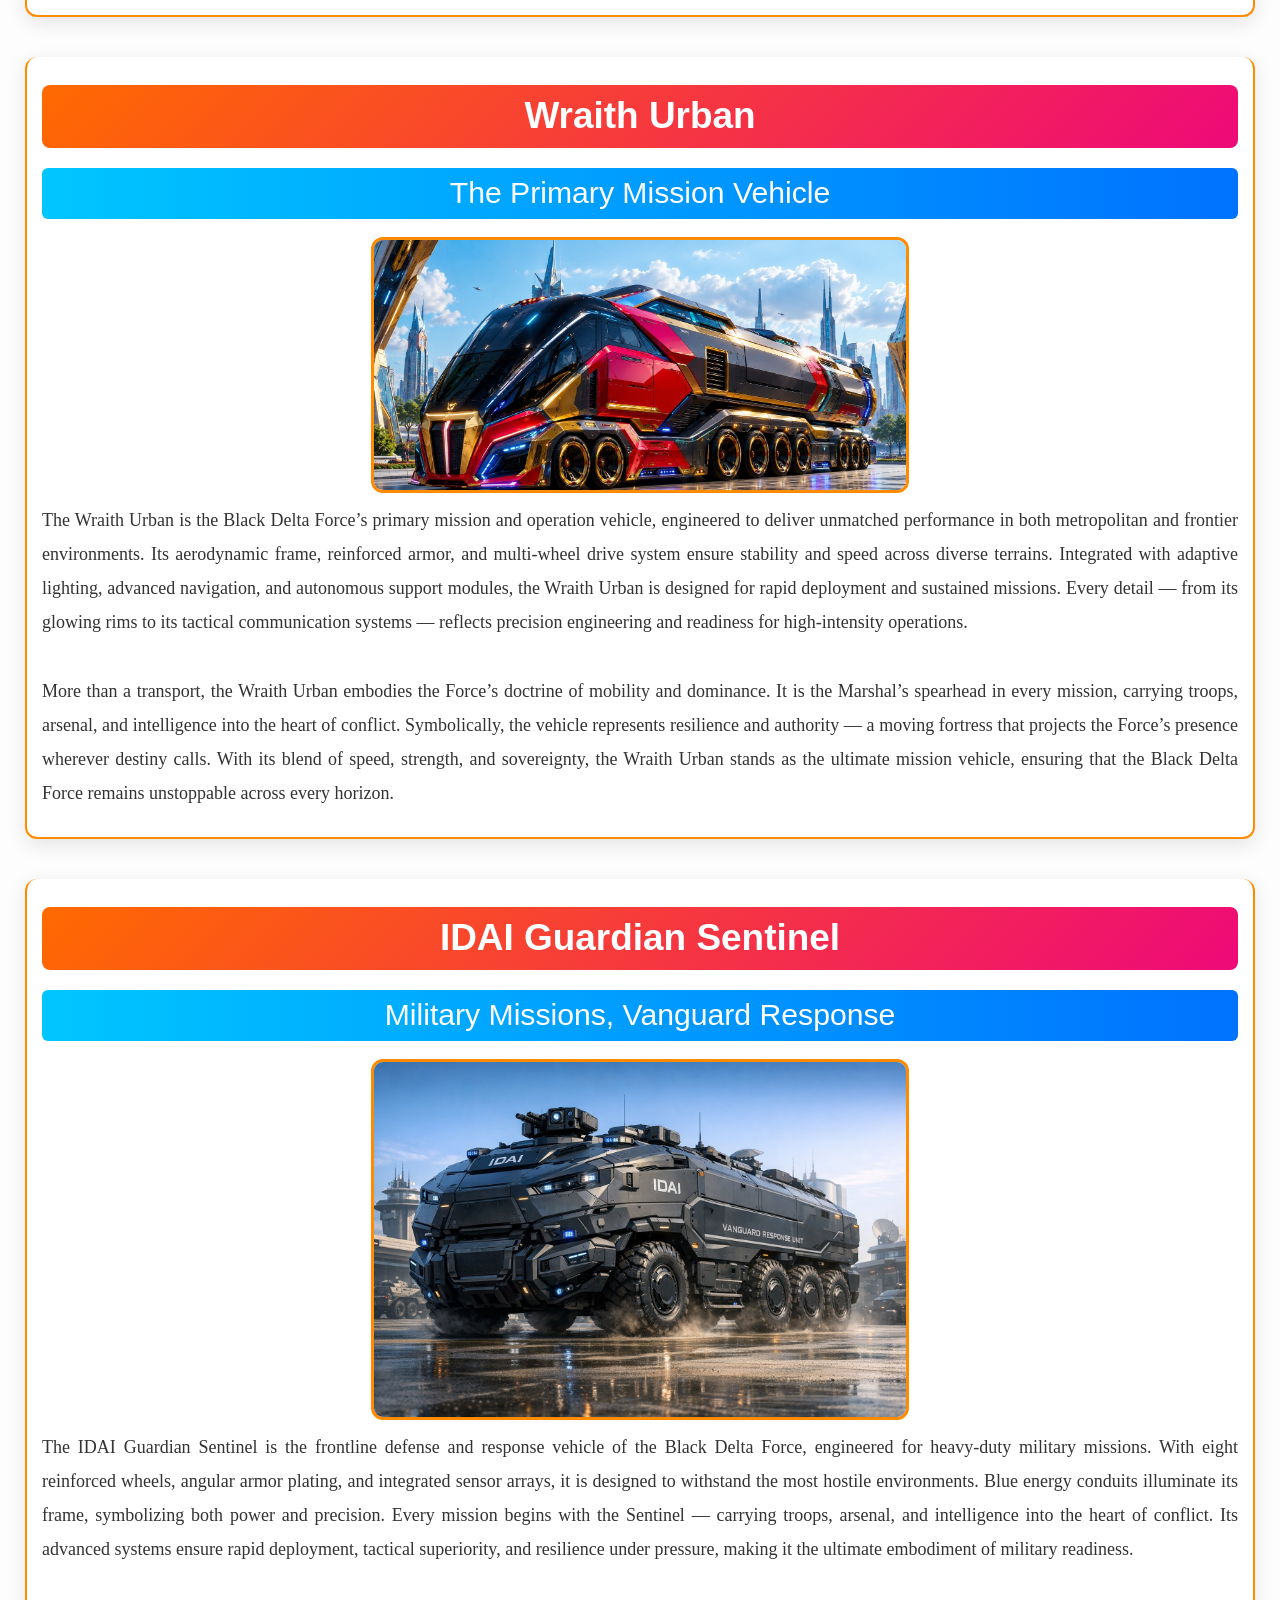
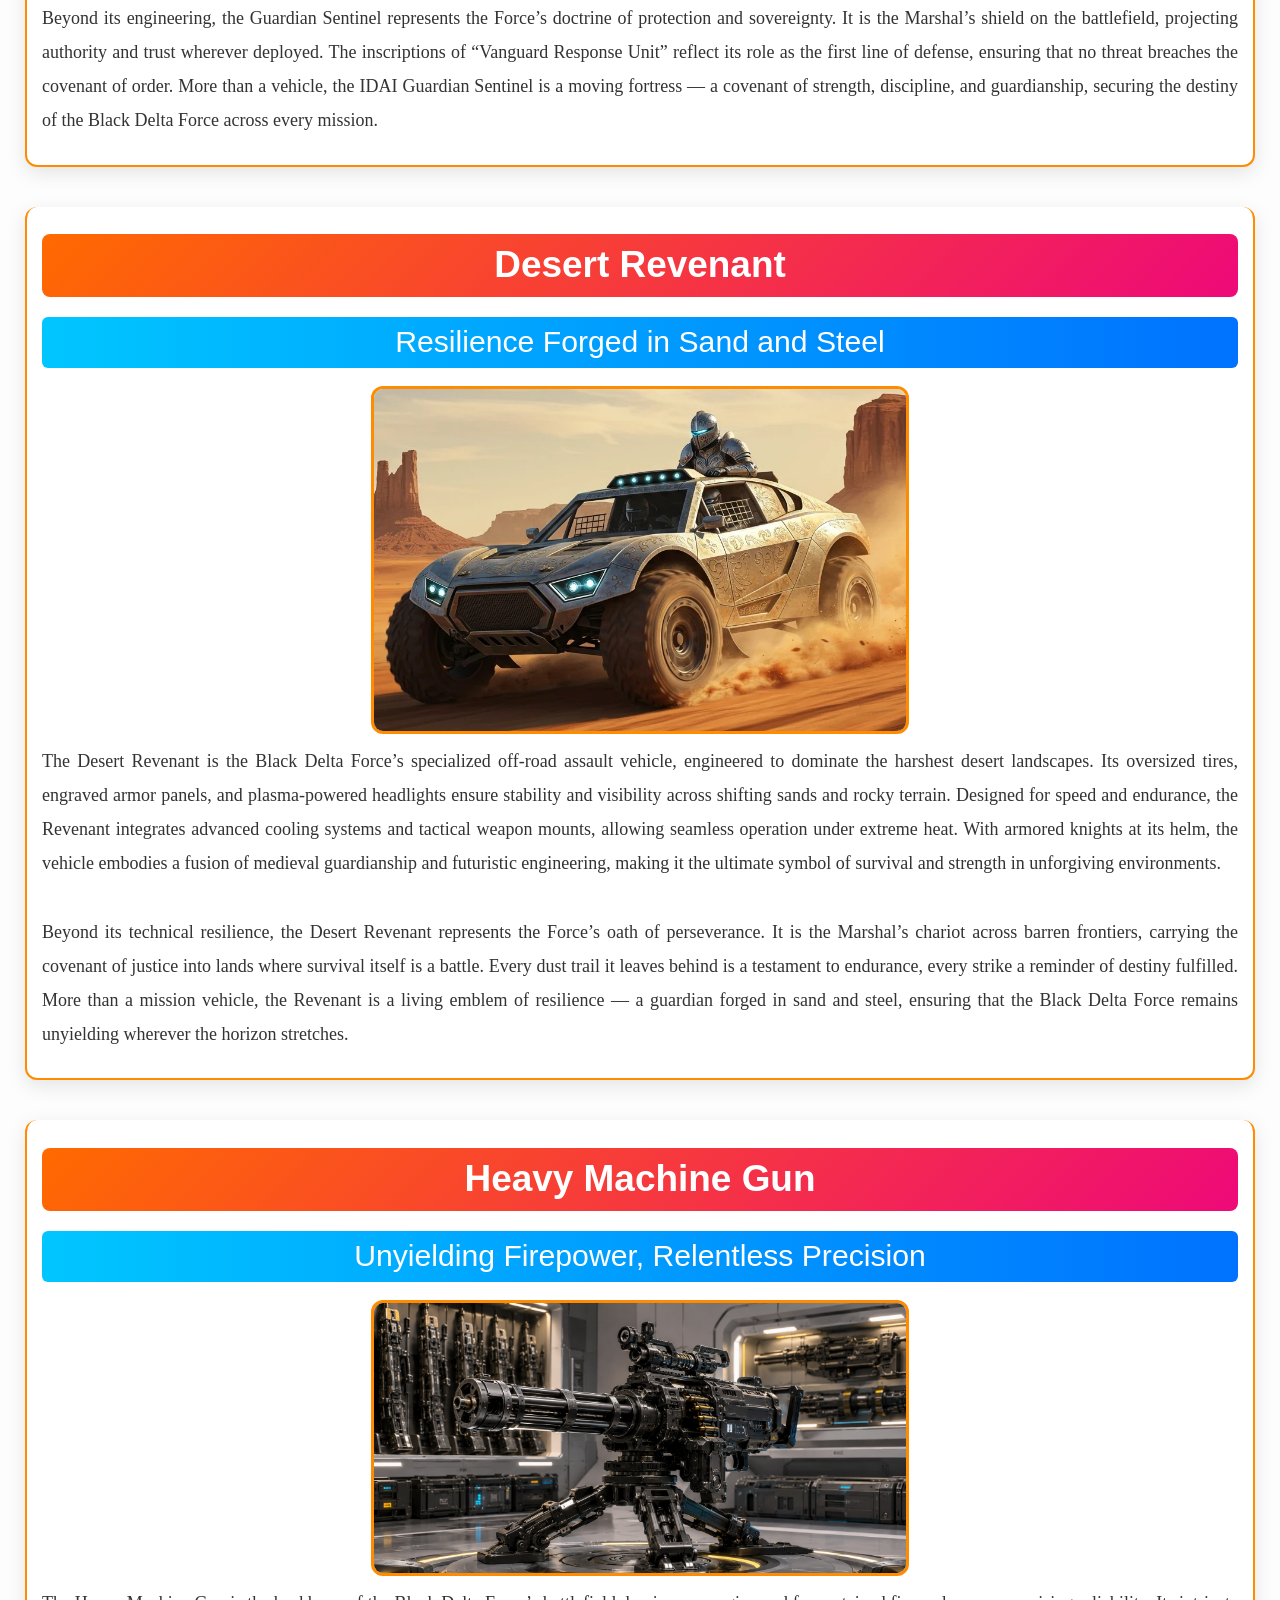
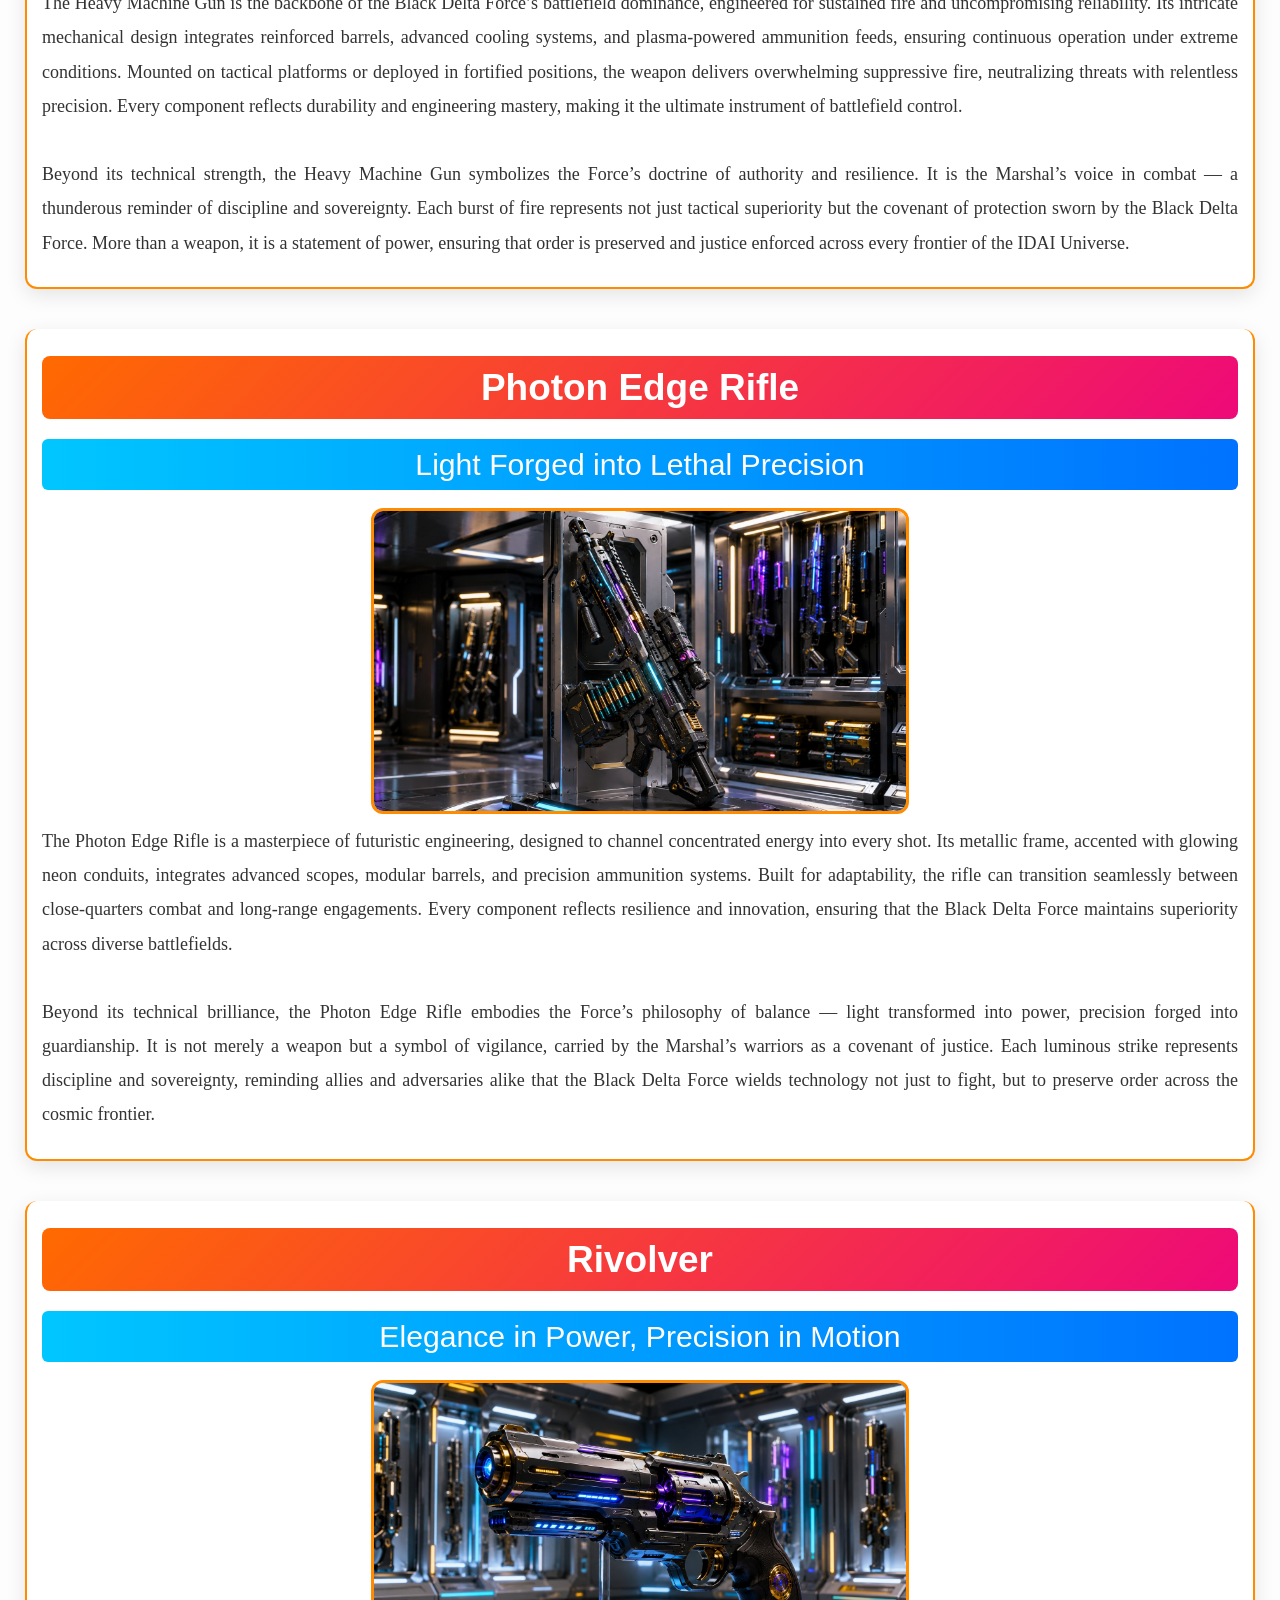
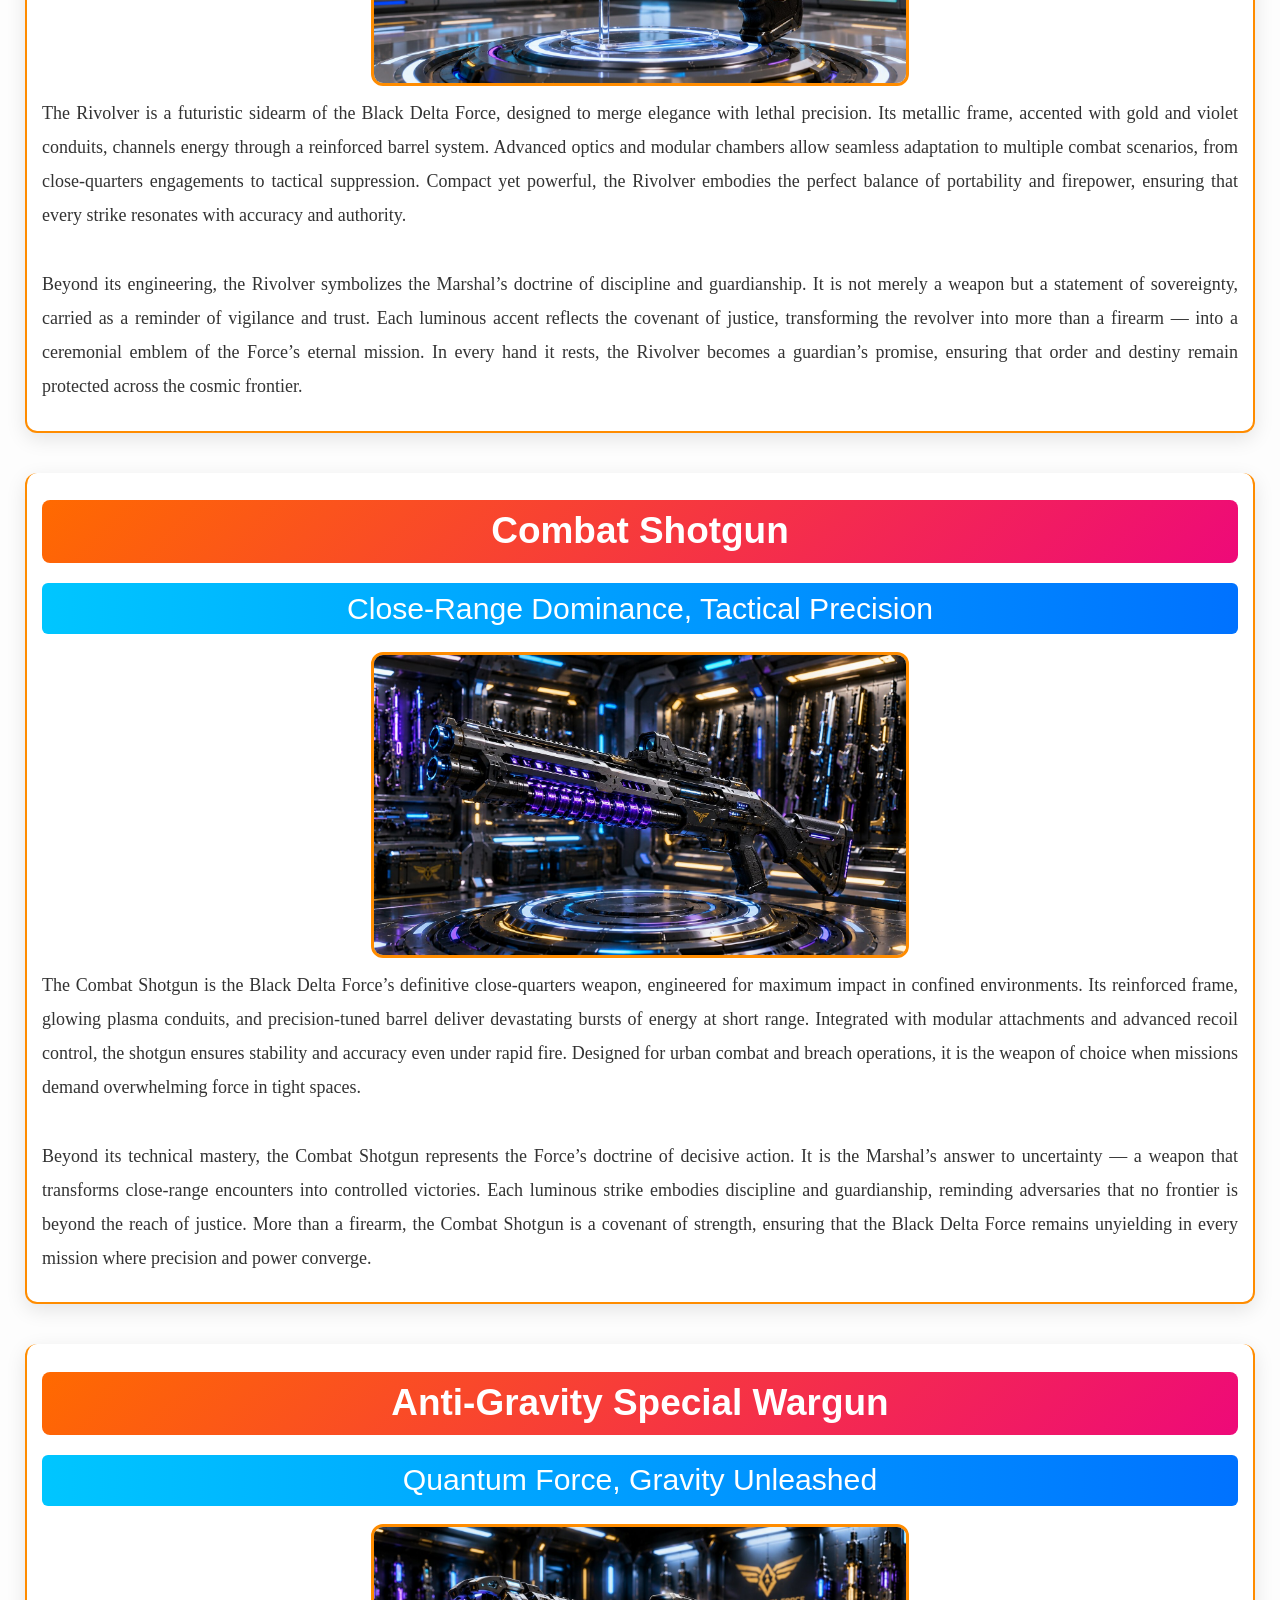
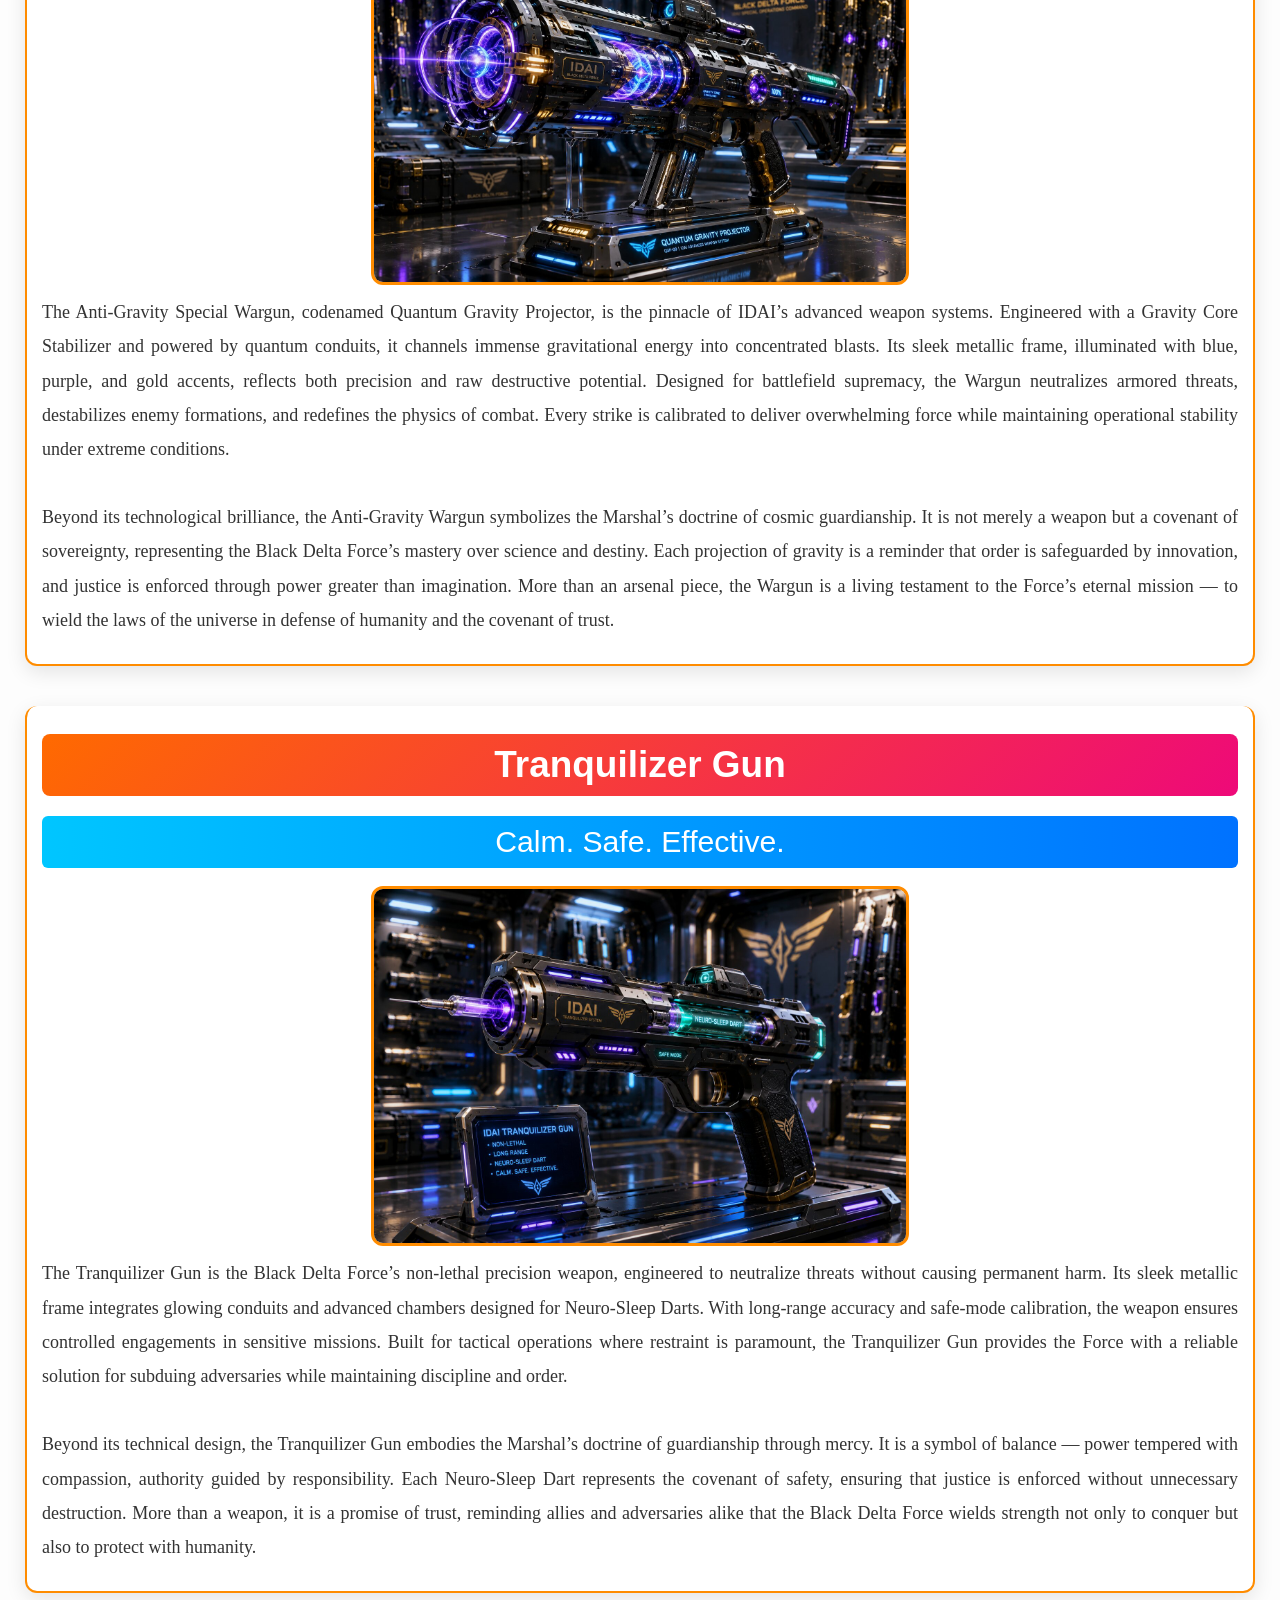
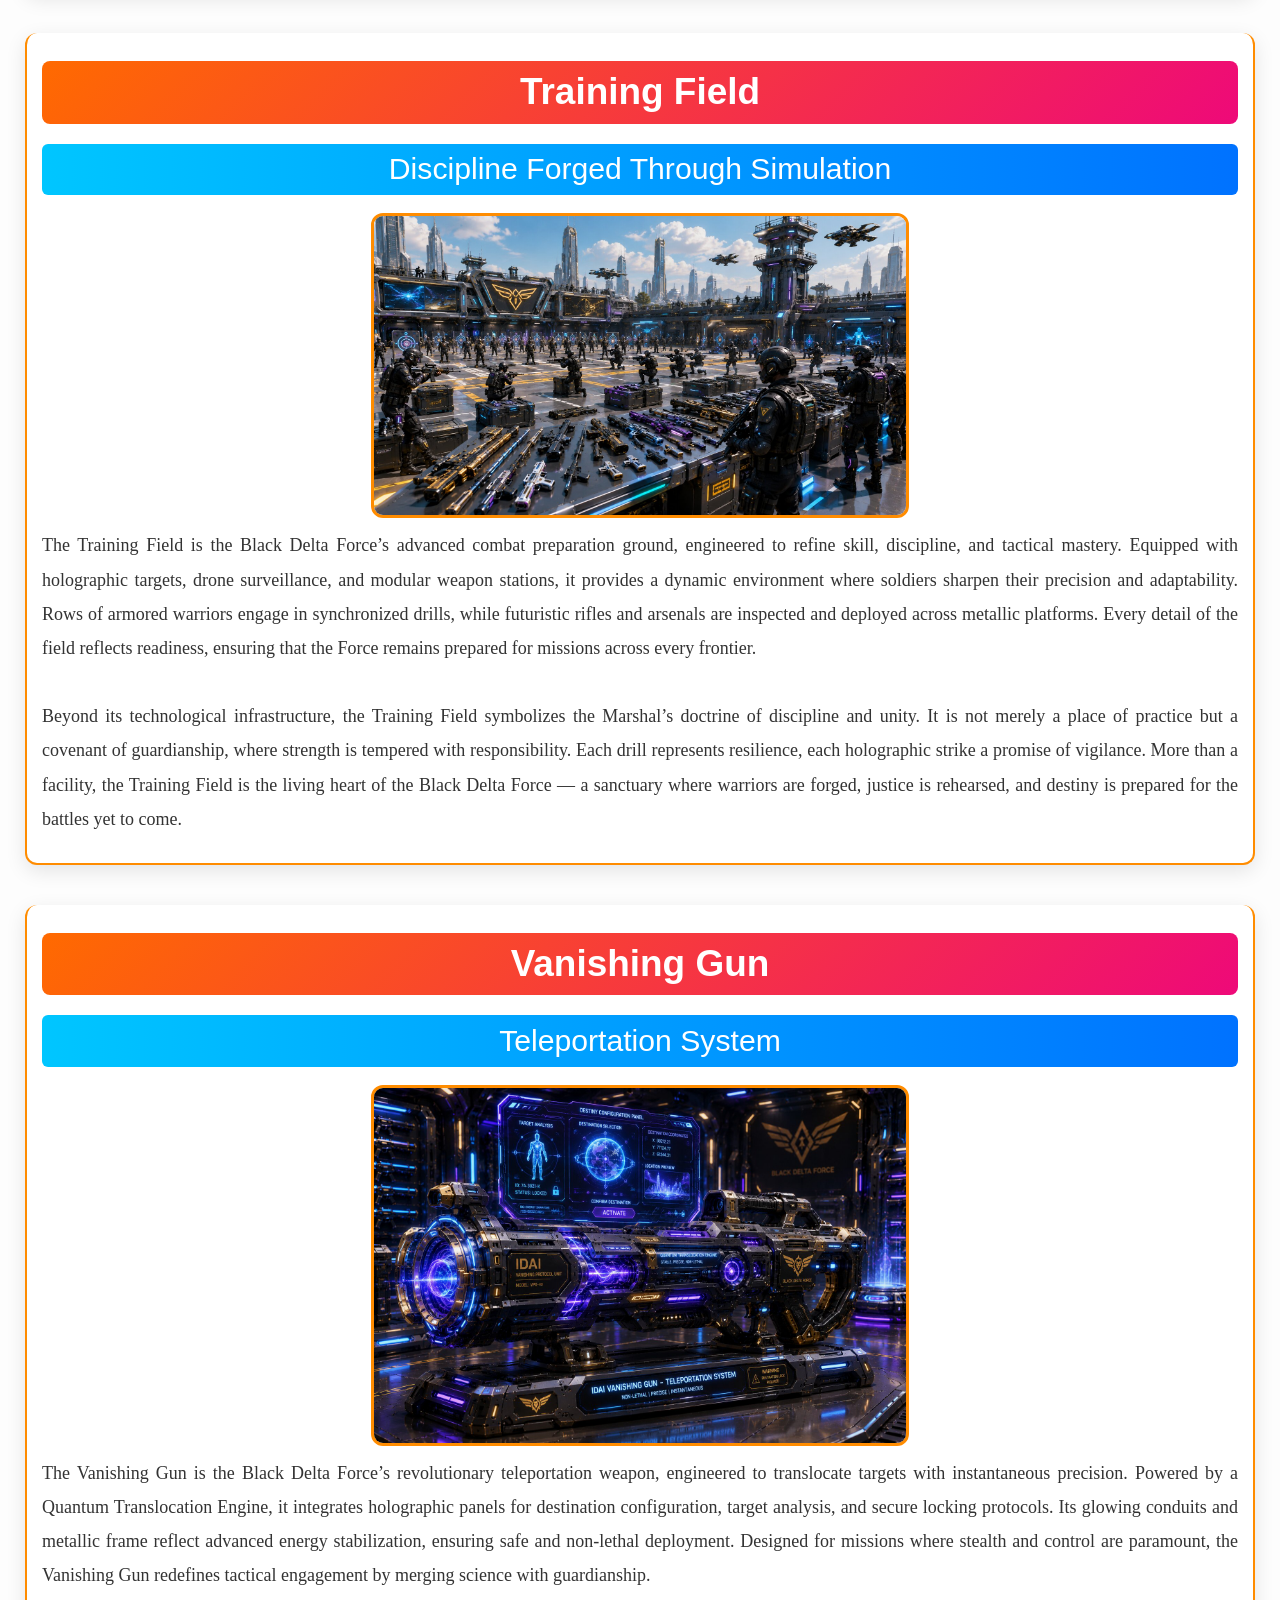
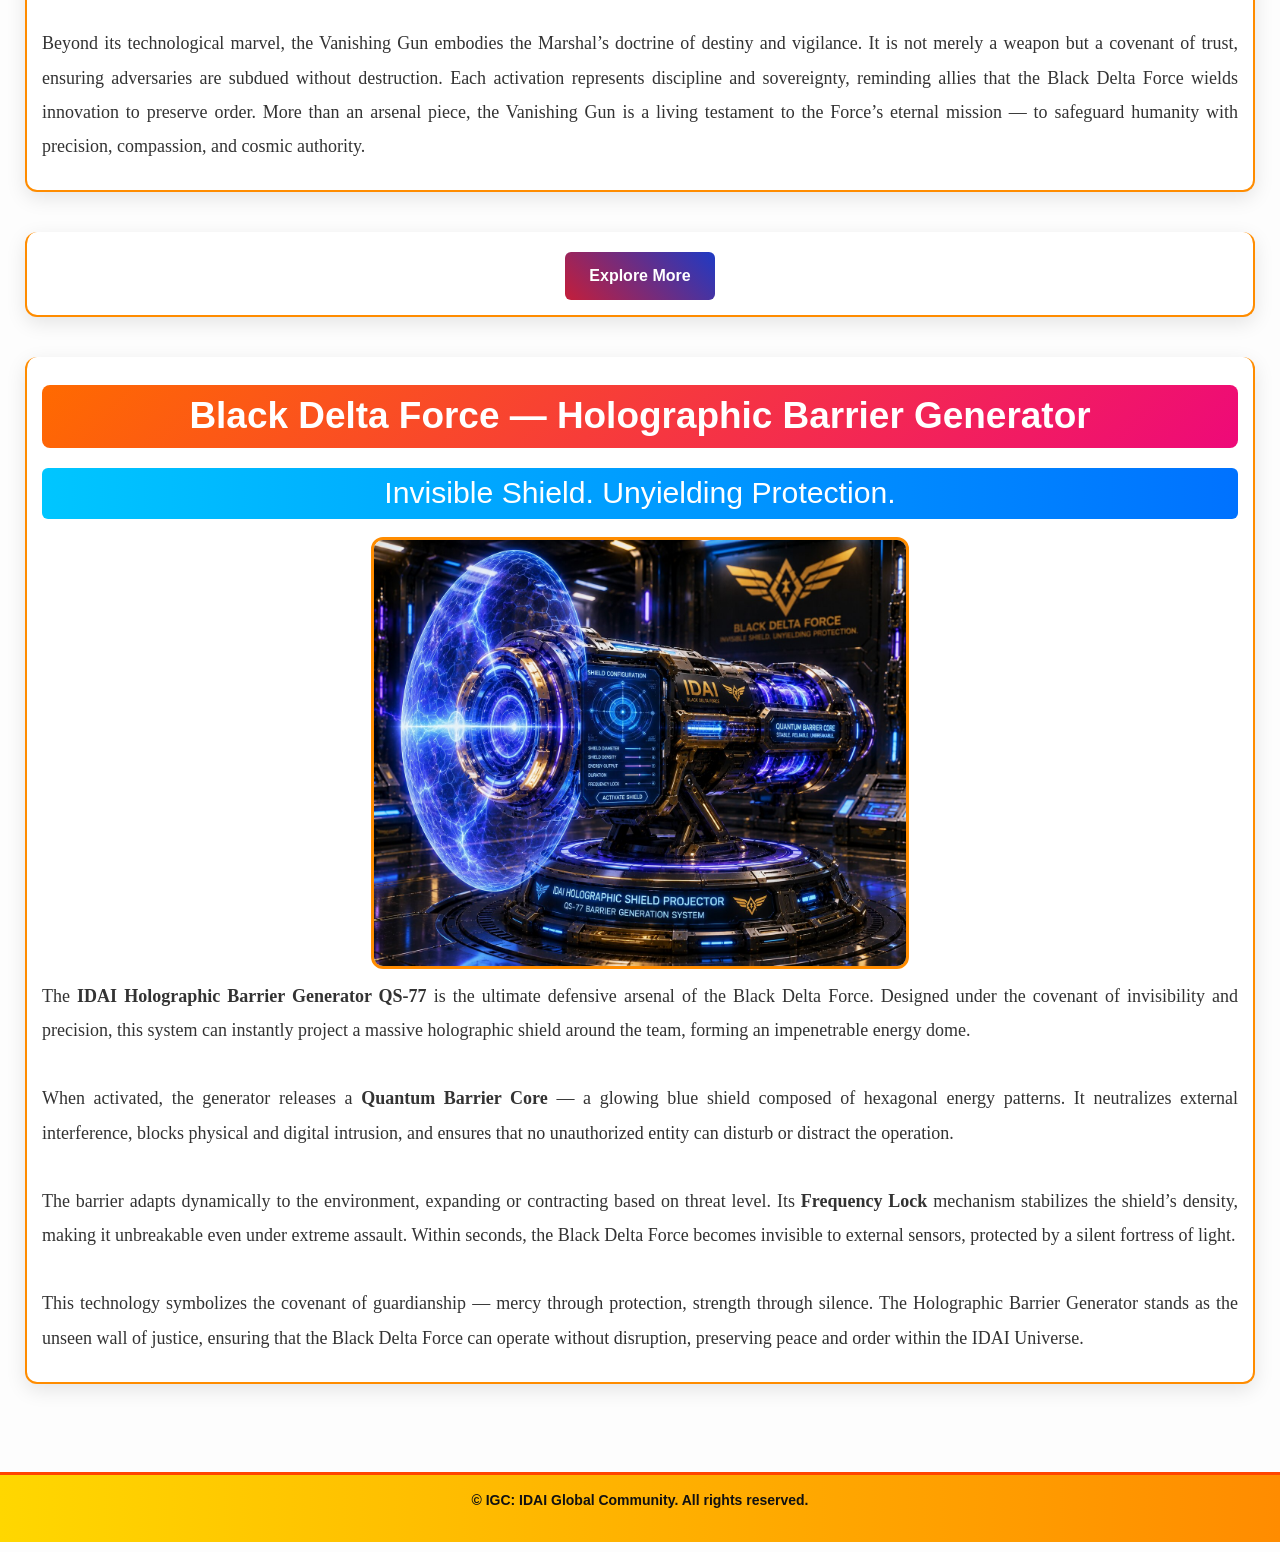
<file: Weapons.html>
<!DOCTYPE html>
<html>
<head>
  <meta charset="utf-8">
  <meta name="viewport" content="width=device-width, initial-scale=1">
  <title>Black Delta Force - Weapons and Arsenals</title>

  <link rel="stylesheet" type="text/css" href="Style.css">
  <link href="https://cdn.jsdelivr.net/npm/bootstrap@5.3.2/dist/css/bootstrap.min.css" rel="stylesheet">

  <style>
    .section{
      padding-top: 20px !important;
      h3{
        margin-top: 20px !important;
      }
    }

    /* Navbar */ 
    .navbar {
      background: linear-gradient(90deg, #FFD700, #FF8C00);
      position: fixed;
      top: 0;
      left: 0;
      width: 100%;
      z-index: 1000;
      margin: 0 !important;
      padding: 5 !important;   /* Bootstrap default padding override */
    }

    .navbar .container-fluid {
      padding: 0 !important;   /* container padding override */
    }

    .navbar-brand {
      font-weight: bold;
      color: #222 !important;
      font-size: 16px;
      margin: 0;
      padding: 8px 12px;
    }

    .nav-link {
      display: inline-block;
      background-color: #fff;
      color: #FF4500 !important;
      font-weight: 600;
      font-size: 13px;
      padding: 6px 12px;
      margin: 2px;
      border-radius: 6px;
      border: 1px solid #FF4500;
      transition: all 0.3s ease;
      text-decoration: none;
    }

    .nav-link:hover {
      background-color: #FFD700;
      color: #111 !important;
      box-shadow: 0 0 12px #FF8C00;
      transform: scale(1.05);
    }

    .special {
      background-color: #42f5e3;
    }

    .special:hover {
      background: #42f5e3;
    }

    .para{
      width:auto;
      text-align: justify;
      height:auto;
      margin-left:20px;
      margin-right:20px;
      padding:15px;
      border:1.5px solid #1a6bed;
      border-radius:10px;
    }

    /* Body padding so content doesn't hide under fixed navbar */
    body {
      padding-top: 60px;
      font-family: 'Segoe UI', Tahoma, Geneva, Verdana, sans-serif;
      background: #fdfdfd;
      color: #222;
    }

    /* Footer */
    footer {
      text-align: center;
      background: linear-gradient(90deg, #FFD700, #FF8C00);
      padding: 15px;
      color: #111;
      font-size: 14px;
      border-top: 3px solid #FF4500;
      font-weight: bold;
    }

    /* Responsive */
    @media (max-width: 1100px) {
      .nav-link {
        font-size: 14px;
        padding: 8px;
        width: 90%; /* বাটনগুলো বড় হয়ে যাওয়ার সমস্যা এড়াবে */
        margin:5px;
      }
      .navbar-brand {
        font-size: 13px;
      }
    }

    @media (max-width: 1000px) {
  body {
    margin-left: 3px !important;
    margin-right: 3px !important;
    margin-top:30px !important;
    padding: 0 !important;

    h2{
      margin-top:50px !important;
    }
  }

  .section {
    margin-left: 5px !important;
    margin-right: 5px !important;
    padding: 10px !important;
    width: auto;
  }

  .navbar {
    padding: 5px !important;
    margin: 0 !important;
    display: flex;
    align-items: center;
    justify-content: space-between;
  }

  .navbar-brand {
    font-size: 12px !important;
    margin-left: 10px !important;
  }

  .nav-link {
    font-size: 13px !important;
    padding: 6px 10px !important;
    margin: 3px 0 !important;
    width: 100%;
    display: block;
  }

  .min {
    margin: 10px auto !important;
    padding: 8px !important;
    font-size: 12px !important;
    width: auto;
  }

  img {
    width: 95% !important;
    margin: 5px auto !important;
  }

  .events {
    margin: 5px !important;
    padding: 12px !important;
  }

  .best-brand, .sovereign-state, .state-brand {
    margin: 8px auto !important;
    padding: 12px !important;
    width: auto;
  }

  .explore-container {
    flex-direction: column;
    align-items: center;
    gap: 10px;
  }

  .explore-btn {
    width: 90% !important;
    margin-bottom: 10px !important;
    padding: 12px !important;
    font-size: 14px !important;
  }

  footer {
    padding: 8px !important;
    font-size: 12px !important;
  }
}


@media (max-width: 1000px) {
  .section {
    margin: 8px !important;
    padding: 10px !important;
    width: auto;
  }

  /* Nested section inside section */
  .section .section {
    margin: 5px !important;
    padding: 8px !important;
    width: auto;
    background: #fff;          /* nested section আলাদা বোঝানোর জন্য */
    border: 1px solid #ddd;    /* subtle border */
    border-radius: 8px;
  }

  .section .section p {
    font-size: 14px !important;
    line-height: 1.6 !important;
    margin: 5px 0 !important;
  }
}

  </style>  


</head>
<body>

  <nav class="navbar navbar-expand-lg">
    <div class="container-fluid">
      <a class="navbar-brand" href="#">Black Delta Force</a>
      <button class="navbar-toggler" type="button" data-bs-toggle="collapse" 
              data-bs-target="#navbarNav" aria-controls="navbarNav" 
              aria-expanded="false" aria-label="Toggle navigation">
        <span class="navbar-toggler-icon"></span>
      </button>
      <div class="collapse navbar-collapse" id="navbarNav">
        <ul class="navbar-nav ms-auto">
          <li class="nav-item"><a class="nav-link " href="index.html">Home</a></li>
          <li class="nav-item"><a class="nav-link special" href="Weapons.html">Weapons</a></li>
          <li class="nav-item"><a class="nav-link " href="Transports.html">Transports</a> </li>
          <li class="nav-item"><a class="nav-link" href="Center.html">Centers</a></li> 
          <li class="nav-item"><a class="nav-link" href="Operations.html">Operations</a></li>
          <li class="nav-item"> <a class="nav-link" href="Authority.html">Authority</a> </li>
        </ul>
      </div>
    </div>
  </nav>

<div class="section">
  <h2>Arsenal Volt</h2>
  <h3>Where Power Meets Precision</h3>
  <center>
    <img src="Arsenal Volt.jpg"><br>
  </center>
  <p>
    Arsenal Volt is the central armory of the Black Delta Force, a futuristic vault engineered to store and showcase the most advanced weaponry ever designed. Its architecture combines metallic resilience with luminous energy conduits, creating an environment where every firearm and tactical system is organized with absolute precision. Within its walls, plasma rifles, anti‑gravity war guns, and stealth interceptors are maintained under strict protocols, ensuring readiness at any moment. Arsenal Volt is not just a storage facility — it is the living embodiment of discipline, innovation, and technological supremacy.<br><br>
    Beyond its physical presence, Arsenal Volt represents the strategic backbone of the Force’s arsenal management. Every weapon is cataloged, monitored, and powered by the Morphex Tower’s cosmic energy, guaranteeing operational integrity across missions. It is here that the Red Marshal’s doctrine of order and secrecy is reinforced, where the arsenal transforms from mere hardware into a covenant of protection. Arsenal Volt ensures that the Black Delta Force remains equipped, empowered, and prepared to act with precision across every frontier.
  </p>
</div>

<div class="section">
  <h2>Abyssal Harbinger Sword</h2>
  <h3>Forged in Silence, Wielded in Destiny</h3>
  <center>
    <img src="Abyssal Harbinger Sword.jpg"><br>
  </center>
  <p>
    The Abyssal Harbinger Sword is the ceremonial blade of the Black Delta Force, engineered with alloys that channel plasma energy through its core. Its design integrates wing‑like motifs and embedded gemstones, symbolizing both resilience and precision. Each strike resonates with controlled power, making it not only a weapon of combat but also a technological marvel. The blade’s construction ensures balance in motion, durability under extreme conditions, and seamless integration with the Force’s tactical systems. It is the embodiment of engineering excellence, forged to deliver precision at scale.<br><br>
    Beyond its technical brilliance, the Abyssal Harbinger Sword represents the oath of guardianship sworn by the Force. It is a symbol of courage, honor, and trust — carried into battle as a reminder of the Marshal’s command and the destiny of the Forbidden Sanctuary Province. Every gemstone reflects a principle: safety, honor, strength, and trust. More than a weapon, it is a covenant of justice, a reminder that the Black Delta Force stands as eternal protector of order, wielding destiny in silence yet striking with unshakable purpose.
  </p>
</div>

<div class="section">
  <h2>Nightshade Urban Assault Interceptor</h2>
  <h3>Silent Speed, Absolute Control</h3>
  <center>
    <img src="Nightshade Urban Assault Interceptor.jpg"><br>
  </center>
  <p>
    The Nightshade Urban Assault Interceptor is the Black Delta Force’s premier tactical vehicle, engineered for stealth, speed, and dominance in metropolitan combat zones. Its matte black armor, angular design, and advanced suspension system allow seamless navigation through dense urban environments. Equipped with adaptive LED arrays and reinforced tires, the Interceptor ensures operational readiness under any condition. Every component is optimized for rapid deployment, precision maneuvering, and resilience against high‑intensity threats, making it the ultimate embodiment of urban warfare technology.<br><br>
    Beyond its technical prowess, the Nightshade Interceptor symbolizes vigilance in the shadows. It is the unseen protector of the city, patrolling silently yet striking decisively when called upon. The vehicle represents the Marshal’s doctrine of balance — visible enough to inspire trust, yet concealed enough to maintain secrecy. In every mission, the Nightshade Interceptor stands as a covenant of guardianship, ensuring that the Black Delta Force remains the silent hand of justice across the urban frontier.
  </p>
</div>

<div class="section">
  <h2>Wraith Urban</h2>
  <h3>The Primary Mission Vehicle</h3>
  <center>
    <img src="Wraith Urban.jpg"><br>
  </center>
  <p>
    The Wraith Urban is the Black Delta Force’s primary mission and operation vehicle, engineered to deliver unmatched performance in both metropolitan and frontier environments. Its aerodynamic frame, reinforced armor, and multi‑wheel drive system ensure stability and speed across diverse terrains. Integrated with adaptive lighting, advanced navigation, and autonomous support modules, the Wraith Urban is designed for rapid deployment and sustained missions. Every detail — from its glowing rims to its tactical communication systems — reflects precision engineering and readiness for high‑intensity operations.<br><br>
    More than a transport, the Wraith Urban embodies the Force’s doctrine of mobility and dominance. It is the Marshal’s spearhead in every mission, carrying troops, arsenal, and intelligence into the heart of conflict. Symbolically, the vehicle represents resilience and authority — a moving fortress that projects the Force’s presence wherever destiny calls. With its blend of speed, strength, and sovereignty, the Wraith Urban stands as the ultimate mission vehicle, ensuring that the Black Delta Force remains unstoppable across every horizon.
  </p>
</div>

<div class="section">
  <h2>IDAI Guardian Sentinel</h2>
  <h3>Military Missions, Vanguard Response</h3>
  <center>
    <img src="IDAI Guardian Sentinel.jpg"><br>
  </center>
  <p>
    The IDAI Guardian Sentinel is the frontline defense and response vehicle of the Black Delta Force, engineered for heavy‑duty military missions. With eight reinforced wheels, angular armor plating, and integrated sensor arrays, it is designed to withstand the most hostile environments. Blue energy conduits illuminate its frame, symbolizing both power and precision. Every mission begins with the Sentinel — carrying troops, arsenal, and intelligence into the heart of conflict. Its advanced systems ensure rapid deployment, tactical superiority, and resilience under pressure, making it the ultimate embodiment of military readiness.<br><br>
    Beyond its engineering, the Guardian Sentinel represents the Force’s doctrine of protection and sovereignty. It is the Marshal’s shield on the battlefield, projecting authority and trust wherever deployed. The inscriptions of “Vanguard Response Unit” reflect its role as the first line of defense, ensuring that no threat breaches the covenant of order. More than a vehicle, the IDAI Guardian Sentinel is a moving fortress — a covenant of strength, discipline, and guardianship, securing the destiny of the Black Delta Force across every mission.
  </p>
</div>

<div class="section">
  <h2>Desert Revenant</h2>
  <h3>Resilience Forged in Sand and Steel</h3>
  <center>
    <img src="Desert Revenant.jpg"><br>
  </center>
  <p>
    The Desert Revenant is the Black Delta Force’s specialized off‑road assault vehicle, engineered to dominate the harshest desert landscapes. Its oversized tires, engraved armor panels, and plasma‑powered headlights ensure stability and visibility across shifting sands and rocky terrain. Designed for speed and endurance, the Revenant integrates advanced cooling systems and tactical weapon mounts, allowing seamless operation under extreme heat. With armored knights at its helm, the vehicle embodies a fusion of medieval guardianship and futuristic engineering, making it the ultimate symbol of survival and strength in unforgiving environments.<br><br>
    Beyond its technical resilience, the Desert Revenant represents the Force’s oath of perseverance. It is the Marshal’s chariot across barren frontiers, carrying the covenant of justice into lands where survival itself is a battle. Every dust trail it leaves behind is a testament to endurance, every strike a reminder of destiny fulfilled. More than a mission vehicle, the Revenant is a living emblem of resilience — a guardian forged in sand and steel, ensuring that the Black Delta Force remains unyielding wherever the horizon stretches.
  </p>
</div>

<div class="section">
  <h2>Heavy Machine Gun</h2>
  <h3>Unyielding Firepower, Relentless Precision</h3>
  <center>
    <img src="Heavy Machine Gun.png"><br>
  </center>
  <p>
    The Heavy Machine Gun is the backbone of the Black Delta Force’s battlefield dominance, engineered for sustained fire and uncompromising reliability. Its intricate mechanical design integrates reinforced barrels, advanced cooling systems, and plasma‑powered ammunition feeds, ensuring continuous operation under extreme conditions. Mounted on tactical platforms or deployed in fortified positions, the weapon delivers overwhelming suppressive fire, neutralizing threats with relentless precision. Every component reflects durability and engineering mastery, making it the ultimate instrument of battlefield control.<br><br>
    Beyond its technical strength, the Heavy Machine Gun symbolizes the Force’s doctrine of authority and resilience. It is the Marshal’s voice in combat — a thunderous reminder of discipline and sovereignty. Each burst of fire represents not just tactical superiority but the covenant of protection sworn by the Black Delta Force. More than a weapon, it is a statement of power, ensuring that order is preserved and justice enforced across every frontier of the IDAI Universe.
  </p>
</div>

<div class="section">
  <h2>Photon Edge Rifle</h2>
  <h3>Light Forged into Lethal Precision</h3>
  <center>
    <img src="Photon Edge Rifle.jpg"><br>
  </center>
  <p>
    The Photon Edge Rifle is a masterpiece of futuristic engineering, designed to channel concentrated energy into every shot. Its metallic frame, accented with glowing neon conduits, integrates advanced scopes, modular barrels, and precision ammunition systems. Built for adaptability, the rifle can transition seamlessly between close‑quarters combat and long‑range engagements. Every component reflects resilience and innovation, ensuring that the Black Delta Force maintains superiority across diverse battlefields.<br><br>
    Beyond its technical brilliance, the Photon Edge Rifle embodies the Force’s philosophy of balance — light transformed into power, precision forged into guardianship. It is not merely a weapon but a symbol of vigilance, carried by the Marshal’s warriors as a covenant of justice. Each luminous strike represents discipline and sovereignty, reminding allies and adversaries alike that the Black Delta Force wields technology not just to fight, but to preserve order across the cosmic frontier.
  </p>
</div>

<div class="section">
  <h2>Rivolver</h2>
  <h3>Elegance in Power, Precision in Motion</h3>
  <center>
    <img src="Rivolver.jpg"><br>
  </center>
  <p>
    The Rivolver is a futuristic sidearm of the Black Delta Force, designed to merge elegance with lethal precision. Its metallic frame, accented with gold and violet conduits, channels energy through a reinforced barrel system. Advanced optics and modular chambers allow seamless adaptation to multiple combat scenarios, from close‑quarters engagements to tactical suppression. Compact yet powerful, the Rivolver embodies the perfect balance of portability and firepower, ensuring that every strike resonates with accuracy and authority.<br><br>
    Beyond its engineering, the Rivolver symbolizes the Marshal’s doctrine of discipline and guardianship. It is not merely a weapon but a statement of sovereignty, carried as a reminder of vigilance and trust. Each luminous accent reflects the covenant of justice, transforming the revolver into more than a firearm — into a ceremonial emblem of the Force’s eternal mission. In every hand it rests, the Rivolver becomes a guardian’s promise, ensuring that order and destiny remain protected across the cosmic frontier.
  </p>
</div>

<div class="section">
  <h2>Combat Shotgun</h2>
  <h3>Close‑Range Dominance, Tactical Precision</h3>
  <center>
    <img src="Combat Shotgun.jpg"><br>
  </center>
  <p>
    The Combat Shotgun is the Black Delta Force’s definitive close‑quarters weapon, engineered for maximum impact in confined environments. Its reinforced frame, glowing plasma conduits, and precision‑tuned barrel deliver devastating bursts of energy at short range. Integrated with modular attachments and advanced recoil control, the shotgun ensures stability and accuracy even under rapid fire. Designed for urban combat and breach operations, it is the weapon of choice when missions demand overwhelming force in tight spaces.<br><br>
    Beyond its technical mastery, the Combat Shotgun represents the Force’s doctrine of decisive action. It is the Marshal’s answer to uncertainty — a weapon that transforms close‑range encounters into controlled victories. Each luminous strike embodies discipline and guardianship, reminding adversaries that no frontier is beyond the reach of justice. More than a firearm, the Combat Shotgun is a covenant of strength, ensuring that the Black Delta Force remains unyielding in every mission where precision and power converge.
  </p>
</div>

<div class="section">
  <h2>Anti‑Gravity Special Wargun</h2>
  <h3>Quantum Force, Gravity Unleashed</h3>
  <center>
    <img src="Anti - Gravity Special Wargun.jpg"><br>
  </center>
  <p>
    The Anti‑Gravity Special Wargun, codenamed Quantum Gravity Projector, is the pinnacle of IDAI’s advanced weapon systems. Engineered with a Gravity Core Stabilizer and powered by quantum conduits, it channels immense gravitational energy into concentrated blasts. Its sleek metallic frame, illuminated with blue, purple, and gold accents, reflects both precision and raw destructive potential. Designed for battlefield supremacy, the Wargun neutralizes armored threats, destabilizes enemy formations, and redefines the physics of combat. Every strike is calibrated to deliver overwhelming force while maintaining operational stability under extreme conditions.<br><br>
    Beyond its technological brilliance, the Anti‑Gravity Wargun symbolizes the Marshal’s doctrine of cosmic guardianship. It is not merely a weapon but a covenant of sovereignty, representing the Black Delta Force’s mastery over science and destiny. Each projection of gravity is a reminder that order is safeguarded by innovation, and justice is enforced through power greater than imagination. More than an arsenal piece, the Wargun is a living testament to the Force’s eternal mission — to wield the laws of the universe in defense of humanity and the covenant of trust.
  </p>
</div>

<div class="section">
  <h2>Tranquilizer Gun</h2>
  <h3>Calm. Safe. Effective.</h3>
  <center>
    <img src="Tranquilizer Gun.jpg"><br>
  </center>
  <p>
    The Tranquilizer Gun is the Black Delta Force’s non‑lethal precision weapon, engineered to neutralize threats without causing permanent harm. Its sleek metallic frame integrates glowing conduits and advanced chambers designed for Neuro‑Sleep Darts. With long‑range accuracy and safe‑mode calibration, the weapon ensures controlled engagements in sensitive missions. Built for tactical operations where restraint is paramount, the Tranquilizer Gun provides the Force with a reliable solution for subduing adversaries while maintaining discipline and order.<br><br>
    Beyond its technical design, the Tranquilizer Gun embodies the Marshal’s doctrine of guardianship through mercy. It is a symbol of balance — power tempered with compassion, authority guided by responsibility. Each Neuro‑Sleep Dart represents the covenant of safety, ensuring that justice is enforced without unnecessary destruction. More than a weapon, it is a promise of trust, reminding allies and adversaries alike that the Black Delta Force wields strength not only to conquer but also to protect with humanity.
  </p>
</div>

<div class="section">
  <h2>Training Field</h2>
  <h3>Discipline Forged Through Simulation</h3>
  <center>
    <img src="Training Field.jpg"><br>
  </center>
  <p>
    The Training Field is the Black Delta Force’s advanced combat preparation ground, engineered to refine skill, discipline, and tactical mastery. Equipped with holographic targets, drone surveillance, and modular weapon stations, it provides a dynamic environment where soldiers sharpen their precision and adaptability. Rows of armored warriors engage in synchronized drills, while futuristic rifles and arsenals are inspected and deployed across metallic platforms. Every detail of the field reflects readiness, ensuring that the Force remains prepared for missions across every frontier.<br><br>
    Beyond its technological infrastructure, the Training Field symbolizes the Marshal’s doctrine of discipline and unity. It is not merely a place of practice but a covenant of guardianship, where strength is tempered with responsibility. Each drill represents resilience, each holographic strike a promise of vigilance. More than a facility, the Training Field is the living heart of the Black Delta Force — a sanctuary where warriors are forged, justice is rehearsed, and destiny is prepared for the battles yet to come.
  </p>
</div>

<div class="section">
  <h2>Vanishing Gun</h2>
  <h3>Teleportation System</h3>
  <center>
    <img src="Teleportation System.jpg"><br>
  </center>
  <p>
    The Vanishing Gun is the Black Delta Force’s revolutionary teleportation weapon, engineered to translocate targets with instantaneous precision. Powered by a Quantum Translocation Engine, it integrates holographic panels for destination configuration, target analysis, and secure locking protocols. Its glowing conduits and metallic frame reflect advanced energy stabilization, ensuring safe and non‑lethal deployment. Designed for missions where stealth and control are paramount, the Vanishing Gun redefines tactical engagement by merging science with guardianship.<br><br>
    Beyond its technological marvel, the Vanishing Gun embodies the Marshal’s doctrine of destiny and vigilance. It is not merely a weapon but a covenant of trust, ensuring adversaries are subdued without destruction. Each activation represents discipline and sovereignty, reminding allies that the Black Delta Force wields innovation to preserve order. More than an arsenal piece, the Vanishing Gun is a living testament to the Force’s eternal mission — to safeguard humanity with precision, compassion, and cosmic authority.
  </p>
</div>



<div class="section">
  <center class="sp">
    <a href="https://rayaantasnim.github.io/IDAI-Weapons-Sector/army.html">Explore More</a>
  </center>
</div>

<!-- Black Delta Force Arsenal -->
<div class="section">
  <h2>Black Delta Force — Holographic Barrier Generator</h2>
  <h3>Invisible Shield. Unyielding Protection.</h3>
  <center>
    <img src="Holographic Barrier Generator.jpg"><br>
  </center>
  <p>
    The <strong>IDAI Holographic Barrier Generator QS‑77</strong> is the ultimate defensive arsenal of the Black Delta Force. 
    Designed under the covenant of invisibility and precision, this system can instantly project a massive holographic shield around the team, forming an impenetrable energy dome.<br><br>

    When activated, the generator releases a <strong>Quantum Barrier Core</strong> — a glowing blue shield composed of hexagonal energy patterns. 
    It neutralizes external interference, blocks physical and digital intrusion, and ensures that no unauthorized entity can disturb or distract the operation.<br><br>

    The barrier adapts dynamically to the environment, expanding or contracting based on threat level. 
    Its <strong>Frequency Lock</strong> mechanism stabilizes the shield’s density, making it unbreakable even under extreme assault. 
    Within seconds, the Black Delta Force becomes invisible to external sensors, protected by a silent fortress of light.<br><br>

    This technology symbolizes the covenant of guardianship — mercy through protection, strength through silence. 
    The Holographic Barrier Generator stands as the unseen wall of justice, ensuring that the Black Delta Force can operate without disruption, preserving peace and order within the IDAI Universe.
  </p>
</div>

<br><br><footer>
  <p>© IGC: IDAI Global Community. All rights reserved.</p>
</footer>

<!-- Bootstrap JS -->
  <script src="https://cdn.jsdelivr.net/npm/bootstrap@5.3.2/dist/js/bootstrap.bundle.min.js"></script>

</body>
</html>
</file>
<file: Style.css>
/* Global Body */
body {
  font-family: 'Segoe UI', Tahoma, Geneva, Verdana, sans-serif;
  background: #fdfdfd; /* Clean light base */
  padding-top: 100px !important;
  color: #222;
  margin-left: 20px;
  scroll-behavior: smooth;
}

ul{
  li{
    font-size: 15px;
    text-align: justify;
  }
}

.btn-special {
    display: inline-block;
    padding: 12px 24px;
    background: linear-gradient(135deg, #3498db, #2ecc71);
    color: whitesmoke !important;
    text-decoration: none;
    font-family: 'Segoe UI', sans-serif;
    font-weight: bold;
    border-radius: 6px;
    transition: all 0.3s ease;
    box-shadow: 0 4px 6px rgba(0,0,0,0.1);
    cursor: pointer;
}

/* ===== Super Form Styling ===== */
.super {
  background: linear-gradient(135deg, #ff9a9e, #fad0c4, #fbc2eb, #a6c1ee) !important;
  background-size: 300% 300% !important;
  animation: superBg 15s ease infinite !important;
  padding: 10px !important;
  border-radius: 20px !important;
  box-shadow: 0 10px 25px rgba(0,0,0,0.25) !important;
  transition: all 0.6s ease !important;
  text-align: center !important;
  margin-bottom: 20px !important;
  width: 50% !important;
  margin: 0 auto !important;   /* centers the form */
}


/* Background Animation */
@keyframes superBg {
  0% { background-position: 0% 50% !important; }
  50% { background-position: 100% 50% !important; }
  100% { background-position: 0% 50% !important; }
}

/* Hover Effect */
.super:hover {
  background: linear-gradient(135deg, #a1c4fd, #c2e9fb, #ffdde1, #ee9ca7) !important;
  background-size: 400% 400% !important;
  box-shadow: 0 0 30px rgba(255,255,255,0.6), 0 0 50px rgba(255,105,180,0.5) !important;
  transform: scale(1.03) !important;
}

/* Headings inside Super */
.super h1 {
  font-size: 2rem !important;
  font-weight: 700 !important;
  color: #fff !important;
  text-transform: uppercase !important;
  letter-spacing: 2px !important;
  text-shadow: 0 0 10px rgba(0,0,0,0.4) !important;
  transition: color 0.5s ease, text-shadow 0.5s ease !important;
}

.super h1:hover {
  color: #ff6f61 !important;
  text-shadow: 0 0 20px #fff, 0 0 30px #ff6f61 !important;
}

.s{
  background:linear-gradient(#f00c32, #0cf023, #0c2ef0) !important;
  color: white !important;
}

.btn-special:hover {
    background: linear-gradient(135deg, #2ecc71, #3498db);
    transform: translateY(-2px) scale(1.03);
    border: 2px black solid;
    box-shadow: 0 6px 10px rgba(0,0,0,0.15);
}

.section {
  border-top: none !important;
  background: linear-gradient(145deg, #ffffff, #f2f6ff);
  padding: 40px;
  border-radius: 14px;
  transition: all 0.4s ease;
  box-shadow: 0 6px 14px rgba(0,0,0,0.08);
  border: 2px solid rgba(0,0,0,0.05);
  margin-top: 30px !important;
}

/* Hover Effect */
.section:hover {
  transform: translateY(-10px) scale(1.03);
  box-shadow: 0 18px 40px rgba(0,0,0,0.18);
  border-color: rgba(0,120,255,0.4);
}

#para{
  width:auto;
  height:auto;
  margin-left:20px;
  margin-right:20px;
  padding:15px;
  border:1.5px solid #1a6bed;
  border-radius:10px;
  text-align: justify;
}

/* Navbar */
.navbar {
  background: aqua !important;
  position: fixed;
  top: 0;
  left: 0;
  width: 100%;
  z-index: 1000;
  margin: 0px; !important
  display: inline-block !important;
}

.navbar-brand {
  font-weight: bold;
  background: linear-gradient(#d8e6b1, #3ff2f2, #f5bc7f, #f0c2cb) !important;
  font-size: 25px !important;
  font-family: Arial Black;
  margin-left: 20px !important;
  display: inline-block !important;
  border-radius: 15%;
}

.navbar-brand:hover{
  transition: transform 0.3s ease, box-shadow 0.3s ease, color 0.3s ease;
  border-radius: 10%;
  border: 2px black solid;
  box-shadow: 0 0 12px #FF8C00;
}

.nav-link {
  display: inline-block;       /* এক লাইনে রাখবে */
  background-color: #fff;
  color: #FF4500 !important;
  font-weight: 600;
  font-size: 12.5px;
  padding: 5px 10px;           /* একসাথে লিখলে ভারসাম্য ভালো হয় */
  margin: 2px;
  border-radius: 6px;
  border: 1px solid #FF4500;
  transition: all 0.3s ease;
  text-decoration: none;       /* underline বাদ দেবে */
}

.nav-link:hover {
  background-color: #FFD700;
  color: #111 !important;
  box-shadow: 0 0 12px #FF8C00;
  transform: scale(1.08);
}

/* Sections */
.details, .anthem, .oath, .section, .welcome {
  width: 90%;
  margin: 40px auto;
  background: #fff;
  padding: 30px;
  border-radius: 12px;
  box-shadow: 0 6px 20px rgba(0,0,0,0.1);
  border: 2px solid #FF8C00;
}

.details h2, .anthem h2, .oath h2, .section h2 {
  text-align: center;
  font-weight: bold;
  margin-bottom: 20px;
  color: #FF4500;
  font-size: 30px;
}

.details p, .anthem p, .oath p, .section p {
  font-size: 1.2rem;
  line-height: 1.9;
  margin-bottom: 12px;
  color: #333;
  text-align: justify;
}

.min {
  display: block;
  width: 80%;              /* control the box width */
  margin: 40px auto;       /* centers the box horizontally */
  text-align: center;      /* centers the text inside */
  font-size: 20px;
  padding: 30px;
  font-family: 'Algerian', serif;
  line-height: 2;
  color: #222;
  background: linear-gradient(135deg, #fff 0%, #FFD700 50%, #FF8C00 100%);
  border-radius: 15px;
  border: 3px solid #FFD700;
  box-shadow: 0 6px 20px rgba(0,0,0,0.15), 0 0 12px rgba(255,140,0,0.4);
  text-transform: uppercase;
  font-weight: bold;
  letter-spacing: 1.8px;
  transition: transform 0.3s ease, box-shadow 0.3s ease, color 0.3s ease;
}


.min:hover {
  transform: scale(1.05);
  color: #111;
  box-shadow: 0 10px 30px rgba(255,140,0,0.6), 0 0 20px rgba(255,215,0,0.9);
}

/* Highlighted Text */
.highlight {
  color: #FF0000;
  font-weight: bold;
  text-align: center;
  font-size: 1.6rem;
  margin: 20px 0;
}

/* Quotes */
.quote {
  font-style: italic;
  color: #FF8C00;
  margin-top: 15px;
}

.quran {
  font-style: italic;
  color: #FFD700;
  margin-top: 15px;
}

.section{
  margin-right: 10px;
  margin-top: 10px;
  width: auto;
  padding-bottom:15px;
  height: auto;
}

.text-justify{
   text-align: justify; 
   margin-left:15px;
   margin-right:20px;
}

/* Images */
img {
  width: 45%;
  transition: all 0.3s ease;
  border-radius: 12px;
  border: 3px solid #FF8C00;
  margin: 10px;
}

img:hover {
  opacity: 0.95;
  transform: scale(1.05);
  border-color: #FFD700;
  box-shadow: 0 0 12px #FF8C00;
}

img:active {
  transform: scale(0.95);
}

#sp {
  background-color: transparent !important;
  color: inherit !important;
  padding: 0 !important;
  border: none !important;
  border-radius: 0 !important;
  font-size: inherit !important;
  cursor: default !important;
  transition: none !important;
  text-decoration: none !important;
  font-weight: normal !important;
  box-shadow: none !important;
  transform: none !important;
}

#sp:hover,
#sp:active {
  background-color: transparent !important;
  color: inherit !important;
  transform: none !important;
  box-shadow: none !important;
}

/* Footer */
footer {
  text-align: center;
  background: linear-gradient(90deg, #FFD700, #FF8C00);
  padding: 5px;
  margin-bottom: 0px;
  height: auto;
  width: auto;
  color: #111;
  font-size: 14px;
  border-top: 3px solid #FF4500;
  font-weight: bold;
}

/* Headings */
h1 {
  font-size: 42px;
  color: #FF8C00;
  text-align: center;
  font-weight: bold;
  text-shadow: 1px 1px #FFD700;
}

.special{
  background-color: #42f5e3;
}

.special:hover{
  background: #42f5e3;
}

.sovereign-state {
  background: #fff8dc; /* soft light background */
  border: 2px solid #FFD700;
  border-radius: 12px;
  padding: 30px;
  margin: 40px auto;
  width: auto;
  
}

.sovereign-state h2 {
  text-align: center;
  font-size: 32px;
  color: #006400; /* deep green for authority */
  background: #FFD700;
  padding: 10px;
  border-radius: 8px;
  margin-bottom: 20px;
}

.sovereign-state ol {
  font-size: 1.1rem;
  line-height: 1.8;
  color: #333;
}

.sovereign-state li {
  margin-bottom: 15px;
}


h2 {
  font-size: 32px;
  color: black;
  background-color: lightyellow;
  margin-bottom: 15px;
  text-align: center;
  font-weight: bold;
}

/* H2 */
h2 {
  margin-bottom: 0px !important;
    font-family: 'Poppins', sans-serif !important;
    font-size: 2.5rem !important;
    text-align: center !important;
    color: white !important;
    background: linear-gradient(135deg, #ff6a00, #ee0979) !important;
    padding: 10px 20px !important;
    border-radius: 8px !important;
    transition: all 0.5s ease !important;
    width: 100% !important;
    text-align: center;
}
h2:hover {
    background: linear-gradient(135deg, #ff9a8b, #ff6a00, #ee0979) !important;
    transform: scale(1.02) !important;
    box-shadow: 0 0 20px rgba(255, 105, 180, 0.7) !important;
}

/* H3 */
h3 {
    margin-top: 0px !important;
    font-family: 'Montserrat', sans-serif !important;
    font-size: 2rem !important;
    text-align: center !important;
    color: white !important;
    background: linear-gradient(90deg, #00c6ff, #0072ff) !important;
    padding: 8px 18px !important;
    border-radius: 6px !important;
    transition: all 0.5s ease !important;
}
h3:hover {
    background: linear-gradient(90deg, #00c6ff, #7f00ff, #e100ff) !important;
    transform: translateY(-5px) scale(1.01) !important;
    box-shadow: 0 0 25px rgba(0, 114, 255, 0.6) !important;
}

/* H6 */
h6 {
    font-family: 'Lato', sans-serif !important;
    width: 90%;
    font-size: 1.2rem !important;
    text-align: center !important;
    color: white !important;
    background: linear-gradient(45deg, #43cea2, #185a9d) !important;
    padding: 6px 14px !important;
    border-radius: 5px !important;
    transition: all 0.5s ease !important;
}

h6:hover {
    background: linear-gradient(45deg, #11998e, #38ef7d, #185a9d) !important;
    transform: scale(1.1) !important;
    box-shadow: 0 0 15px rgba(56, 239, 125, 0.7) !important;
}


.best-brand {
  background: #fff8dc; /* soft light background */
  border: 2px solid #FF8C00;
  border-radius: 12px;
  padding: 30px;
  margin: 40px auto;
  width: auto;
  box-shadow: 0 6px 20px rgba(0,0,0,0.1);
}

.best-brand h2 {
  text-align: center;
  font-size: 32px;
  color: #FF4500; /* bold orange for courage */
  background: #FFD700;
  padding: 10px;
  border-radius: 8px;
  margin-bottom: 20px;
}

.best-brand ol {
  font-size: 1.1rem;
  line-height: 1.8;
  color: #333;
}

.best-brand li {
  margin-bottom: 15px;
}
.state-brand {
  background: #fff8dc; /* soft light background */
  border: 2px solid #FFD700;
  border-radius: 12px;
  padding: 30px;
  margin: 40px auto;
  width: 90%;
  box-shadow: 0 6px 20px rgba(0,0,0,0.1);
}

.section{
  margin-left:25px;
  margin-right:25px;
  padding:15px;
  
  p{
    font-size:18px;
    font-family: Vrinda;
  }
}

.state-brand h2 {
  text-align: center;
  font-size: 32px;
  color: #FF4500; /* bold orange for courage */
  background: #FFD700;
  padding: 10px;
  border-radius: 8px;
  margin-bottom: 20px;
}

.state-brand p {
  font-size: 1.1rem;
  line-height: 1.8;
  color: #333;
  margin-bottom: 15px;
  text-align: justify;
}

.explore-idai h2 {
  font-size: 32px;
  color: #FF4500;
  margin-bottom: 20px;
}

.explore-idai p {
  font-size: 1.2rem;
  color: #333;
  margin-bottom: 30px;
}

.explore-container {
  display: flex;
  justify-content: center;
  gap: 20px;
}

.explore-btn {
  flex: 1;
  max-width: 250px;
  background: linear-gradient(135deg, #FFD700, #FF8C00);
  color: #111;
  font-weight: bold;
  font-size: 18px;
  padding: 20px;
  border-radius: 12px;
  text-decoration: none;
  box-shadow: 0 6px 15px rgba(0,0,0,0.2);
  transition: all 0.3s ease;
}

.explore-btn:hover {
  background: #FF4500;
  color: #fff;
  transform: scale(1.05);
  box-shadow: 0 8px 20px rgba(255,140,0,0.6);
}

/* Citizen Voices Section */
.section blockquote {
    background-color: #f5f8fa; /* হালকা নীল/ধূসর ব্যাকগ্রাউন্ড */
    border-left: 6px solid #1e90ff; /* ব্লু অ্যাকসেন্ট লাইন */
    padding: 20px 25px;
    margin: 15px 0;
    font-style: italic;
    font-size: 1.05rem;
    line-height: 1.6;
    color: #333;
    border-radius: 8px;
    position: relative;
    transition: transform 0.3s ease, box-shadow 0.3s ease;
}

/* Citation / Author */
.section blockquote::after {
    content: attr(data-author);
    display: block;
    margin-top: 10px;
    font-style: normal;
    font-weight: bold;
    color: #1e90ff;
    text-align: right;
}

/* Hover Effect for Interactivity */
.section  blockquote:hover {
    transform: translateY(-5px);
    box-shadow: 0 10px 20px rgba(0, 0, 0, 0.08);
}

.section.anthem {
  background: linear-gradient(135deg, #0b0c10, #1f2833);
  width: auto;
  color: #f1f1f1;
  padding: 20px;
  border-radius: 12px;
  font-family: "Georgia", serif;
  box-shadow: 0 0 25px rgba(255, 255, 255, 0.2);
}

.section.anthem h1 {
  text-align: center;
  font-size: 2.5em;
  color: #66fcf1;
  margin-bottom: 20px;
  text-transform: uppercase;
  letter-spacing: 3px;
}

.section.anthem p {
  font-size: 18px;          /* Larger, more readable size */
  line-height: 2em;         /* Spacious rhythm for song-like flow */
  text-align: center;       /* Keep it centered for anthem style */
  color: #ffffff;           /* Bright white for contrast */
  font-weight: 400;         /* Smooth, not too heavy */
  letter-spacing: 1px;      /* Adds grandeur and spacing */
  margin-top: 20px;         /* Breathing space above */
  margin-bottom: 20px;      /* Breathing space below */
}


.section.anthem p::first-line {
  font-weight: bold;
  color: lightyellow;
}

/* Events Section Styling */
.events {
  width: auto;
  margin: 20px;
  padding: 25px;
  background: #fdfdfd;
  border-radius: 12px;
  box-shadow: 0 4px 14px rgba(0,0,0,0.1);
  font-family: "Segoe UI", Tahoma, Geneva, Verdana, sans-serif;
  color: #333;
}

/* Banner Image */
.section.events img {
  border-radius: 10px;
  box-shadow: 0 3px 8px rgba(0,0,0,0.2);
  max-width: 100%;
  height: auto;
}

/* Headings */
.section.events h3 {
  text-align: center;
  font-size: 30px;
  margin-top: 20px;
  color: #1a3d7c;
  letter-spacing: 1px;
}

.section.events h4 {
  font-size: 22px;
  margin-top: 30px;
  color: #0d2c54;
  border-left: 5px solid #1a3d7c;
  padding-left: 10px;
}

/* Paragraphs */
.section.events p {
  font-size: 16px;
  line-height: 1.6;
  margin: 10px 0;
  color: #444;
}

/* Event Details List */
.section.events ul {
  list-style: none;
  padding: 0;
  margin: 10px 0 20px 0;
}

.section.events ul li {
  background: #f0f4ff;
  margin: 6px 0;
  padding: 10px 15px;
  border-radius: 8px;
  font-size: 15px;
  transition: background 0.3s ease;
}

.section.events ul li:hover {
  background: #dce6ff;
}

/* Card Effect for Each Event */
.section.events h4 + p, 
.section.events h4 + p + ul {
  background: #ffffff;
  border: 1px solid #e0e0e0;
  border-radius: 10px;
  padding: 15px;
  margin-top: 10px;
  box-shadow: 0 2px 6px rgba(0,0,0,0.05);
}

/* Responsive Design */
@media (max-width: 1100px) {
  .section.anthem{
    h1{
      font-size:20px;
    }
  }

  .section.events {
    padding: 15px;
  }

  .best-brand{
    margin:2px !important;
    h2{
      margin:5px !important;
      padding: 5px !important;
    }

    ol{
      padding:0px !important;
      padding-right:0px !important;
    }
  }

  .sovereign-state{
    margin:2px !important;
    h2{
      margin:5px !important;
      padding: 5px !important;
    }

    ol{
      padding:0px !important;
      padding-right:0px !important;
    }
  }

  .section.events h3 {
    font-size: 24px;
  }

  .section.events h4 {
    font-size: 20px;
  }

  .section.events p, .section.events ul li {
    font-size: 14px;
  }

  .section.events img{
    width: 99%;
  }

  body{
    margin-left:5px !important;
    margin-right:5px !important;
  }
  
  .min{
    margin-left:0px;
    margin-right: 0px;
    width: auto;
    font-size:10px;
  }

  img{
    width: 90%;
  }

  .section{
    margin-left:3px;
    margin-right:3px;
    width: auto;

    img{
      width:99%;
    }
  }

  .anthem{
    margin:10px !important;
  }

  .navbar {
    display: flex;
    align-items: center;
    justify-content: space-between;
  }

  .navbar-brand {
    font-size: 13px;
    display: inline-block;
    margin-left:15px !important;
  }

  .navbar-toggler {
    display: inline-block;
    margin-left: auto;
  }

  /* Collapse menu hidden by default */
  .navbar-collapse {
    display: none;
    width: 100%;
    background: linear-gradient(90deg, #FFD700, #FF8C00);
  }

  /* যখন টগলার চাপা হবে তখন নিচে খুলবে */
  .navbar-collapse.show {
    display: block;       /* block layout ensures it sits BELOW */
    width: 100%;
    padding: 8px 12px;
  }

  .navbar-nav {
    display: block;       /* block so items stack vertically */
    width: 100%;
    margin-right: 0px;
  }

  .nav-item {
    display: block;
    width: 100%;
  }

  .nav-link {
    display: block;
    width: 100%;
    margin: 4px 0;
    font-size: 14px;
    padding: 8px 12px;
  }
  
  .explore-container {
    flex-direction: column;
    align-items: center;
  }
  .explore-btn {
    width: 80%;
    margin-bottom: 15px;
  }

  .min{
    font-size:15px;
    margin:20px auto;
    border: 1.5px solid #FFD700;
    padding:10px;
  }
      
  section{
    margin-left: 5px !important;
    margin-right: 5px !important;
  }

  welcome{
    margin-left: 5px !important;
    margin-right: 5px !important;
    padding: 5px !important;
  }  

  .section.anthem p{
    font-size:14px;
  }  
}

@media (max-width: 1000px) {
  body {
    margin-left: 3px !important;
    margin-right: 3px !important;
    margin-top:30px !important;
    padding: 0 !important;

    h2{
      margin-top:50px !important;
    }
  }

  .section {
    margin-left: 5px !important;
    margin-right: 5px !important;
    padding: 10px !important;
    width: auto;
  }

  .navbar {
    padding: 5px !important;
    margin: 0 !important;
    display: flex;
    align-items: center;
    justify-content: space-between;
  }

  .navbar-brand {
    font-size: 12px !important;
    margin-left: 10px !important;
  }

  .nav-link {
    font-size: 13px !important;
    padding: 6px 10px !important;
    margin: 3px 0 !important;
    width: 100%;
    display: block;
  }

  .min {
    margin: 10px auto !important;
    padding: 8px !important;
    font-size: 12px !important;
    width: auto;
  }

  img {
    width: 95% !important;
    margin: 5px auto !important;
  }

  .events {
    margin: 5px !important;
    padding: 12px !important;
  }

  .best-brand, .sovereign-state, .state-brand {
    margin: 8px auto !important;
    padding: 12px !important;
    width: auto;
  }

  .explore-container {
    flex-direction: column;
    align-items: center;
    gap: 10px;
  }

  .explore-btn {
    width: 90% !important;
    margin-bottom: 10px !important;
    padding: 12px !important;
    font-size: 14px !important;
  }

  footer {
    padding: 8px !important;
    font-size: 12px !important;
  }
}

@media (max-width: 1100px){

  body {
    margin-top: 30px !important;
  }


  h2{
    font-size: 20px !important;
    font-family: Vrinda !important;
    padding: 5px !important;
    width: 100% !important;
  }

  h2:hover{
    transform: scale(1.01) !important;
  }

  .section{
    margin-top: 20px !important;
  }

  h3{
    font-size: 20px !important;
    padding:5px !important;
    margin-top: 0px !important;
  }

  h3:hover{
    transform: scale(1.01) !important;
  }

  .super{
    width: 80% !important;
    margin-top: 20px !important;
    
    h1{
      font-size: 20px !important;
    }
  }

  #para{
    padding: 5px !important;
    margin:5px !important;
  }
}

@media (max-width: 1000px) {
  .section {
    margin: 8px !important;
    padding: 10px !important;
    width: auto;
  }

  /* Nested section inside section */
  .section .section {
    margin: 5px !important;
    padding: 8px !important;
    width: auto;
    background: #fff;          /* nested section আলাদা বোঝানোর জন্য */
    border: 1px solid #ddd;    /* subtle border */
    border-radius: 8px;
  }

  .section .section p {
    font-size: 14px !important;
    line-height: 1.6 !important;
    margin: 5px 0 !important;
  }
}

/* IDAI Intro Section */
.idai-intro {
  background-color: #0d0d0d; /* dark cinematic background */
  color: #f5f5f5;            /* light text for contrast */
  text-align: center;
  padding: 40px 20px;
  border-bottom: 3px solid #c41e3a; /* crimson accent line */
}

.idai-logo img {
  width:50% !important;
  margin-bottom: 10px;
}

.idai-heading {
  font-size: 2rem;
  font-weight: 700;
  letter-spacing: 2px;
  text-transform: uppercase;
  margin-bottom: 15px;
  color: #c41e3a; /* crimson highlight for title */
}

.idai-details {
  font-size: 1rem;
  line-height: 1.6;
  max-width: 600px;
  margin: 0 auto;
}

@media (max-width: 1100px){
  .idai-logo img{
    width:80% !important;
    margin-bottom:-10px !important;
  }
}

.sp{
  /* Button-like anchor design */
  a {
    display: inline-block;
    padding: 12px 24px;
    text-decoration: none !important;
    font-size: 16px;
    text-align: center;
    font-weight: bold;
    color: white !important;
    background: linear-gradient(45deg, #c41e3a, #1e3ac4);
    border-radius: 6px;
    transition: all 0.4s ease;
  }

  a:hover {
    background: linear-gradient(45deg, #1e3ac4, #c41e3a);
    color: whitesmoke !important;
    transform: scale(1.05);
    box-shadow: 0 6px 15px rgba(0,0,0,0.4);
  }
}

/* Base styling for the list */
.section ul {
  list-style-type: none;         /* Remove default bullets */
  margin: 0;
  padding: 0;
  font-family: "Segoe UI", Arial, sans-serif;
  font-size: 16px;
  line-height: 1.6;
}

/* Each list item */
.section li {
  background: #f5f7fa;           /* Light neutral background */
  margin: 8px 0;
  padding: 12px 16px;
  border-radius: 6px;
  border: 1px solid #d0d7de;     /* Subtle border */
  transition: all 0.3s ease;
  color: #1a1a1a;
}

/* Hover effect */
.section li:hover {
  background: #e6f0ff;           /* Soft blue highlight */
  border-color: #0078d4;         /* Microsoft blue accent */
  transform: translateX(4px);    /* Slight motion */
  cursor: pointer;
}

/* Responsive adjustments */
@media (max-width: 768px) {
  .section ul {
    font-size: 14px;
  }
  .section li {
    padding: 10px 12px;
  }
}
</file>
